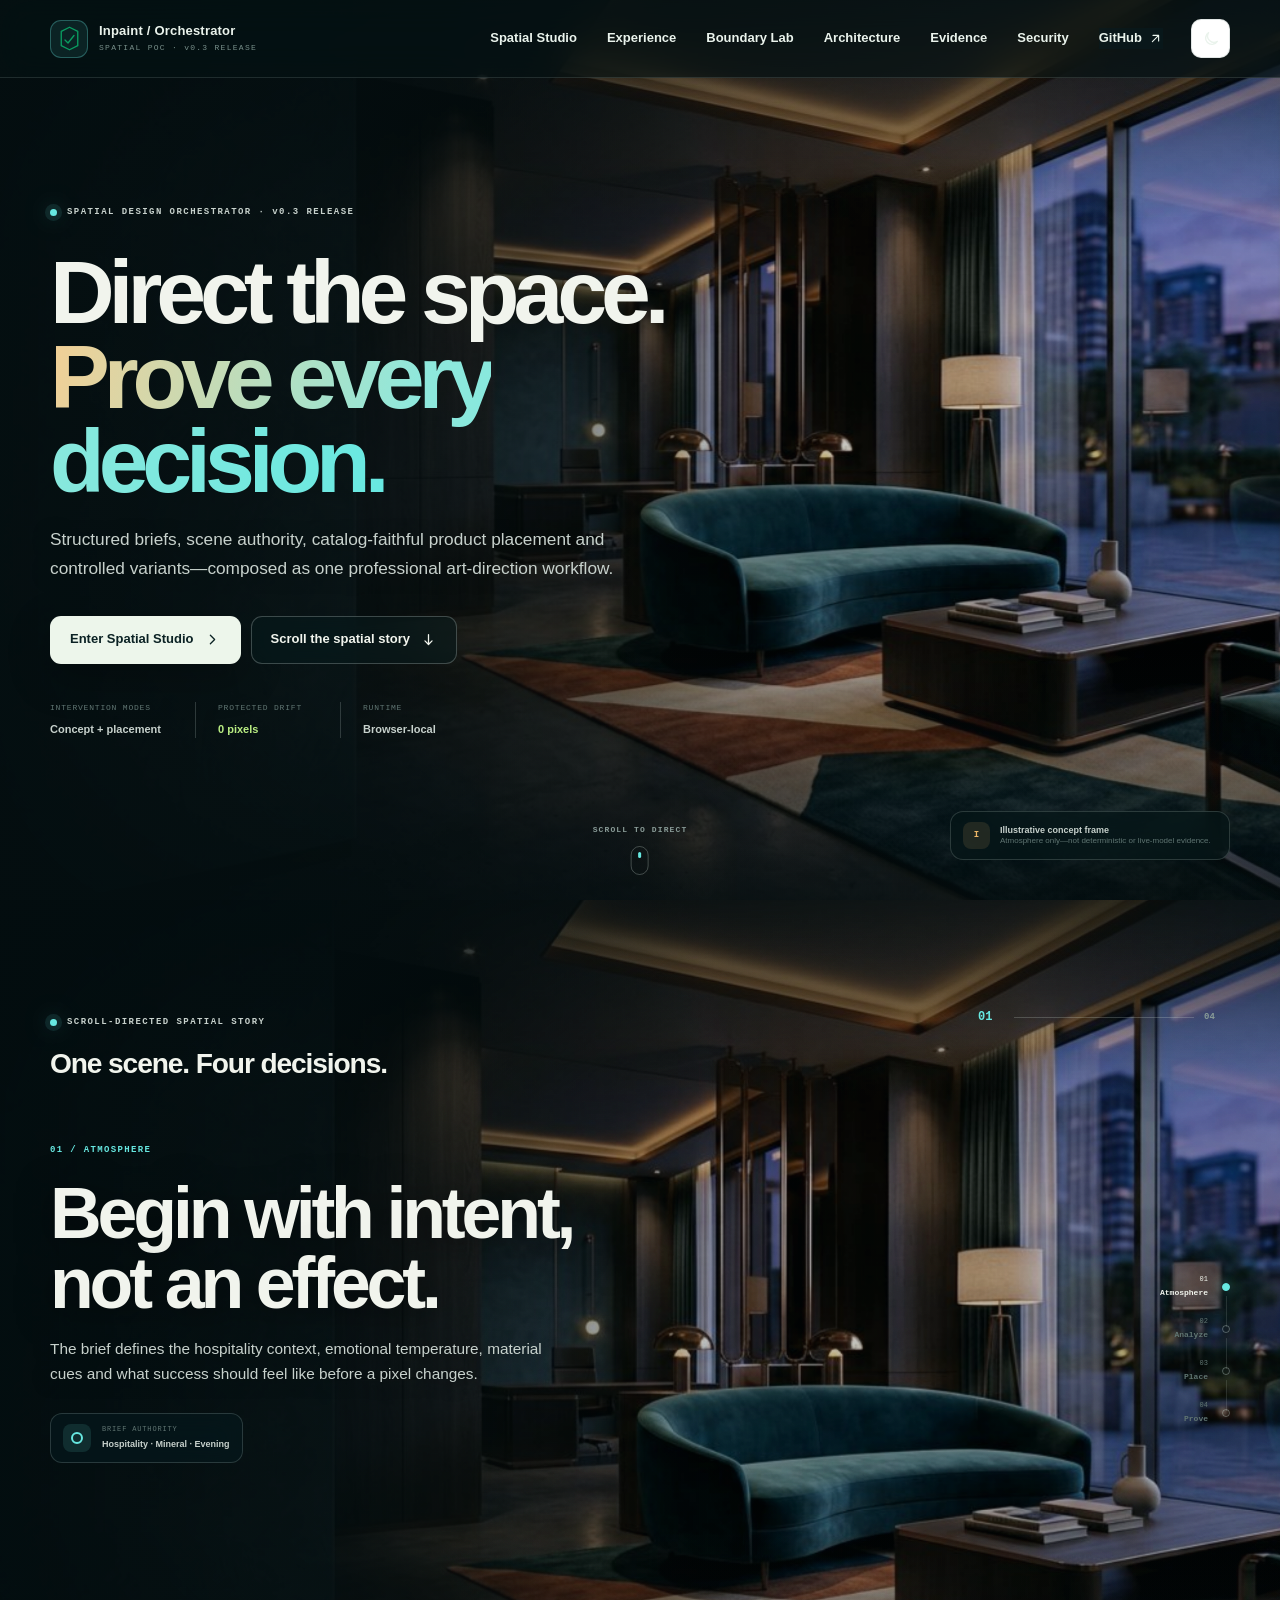
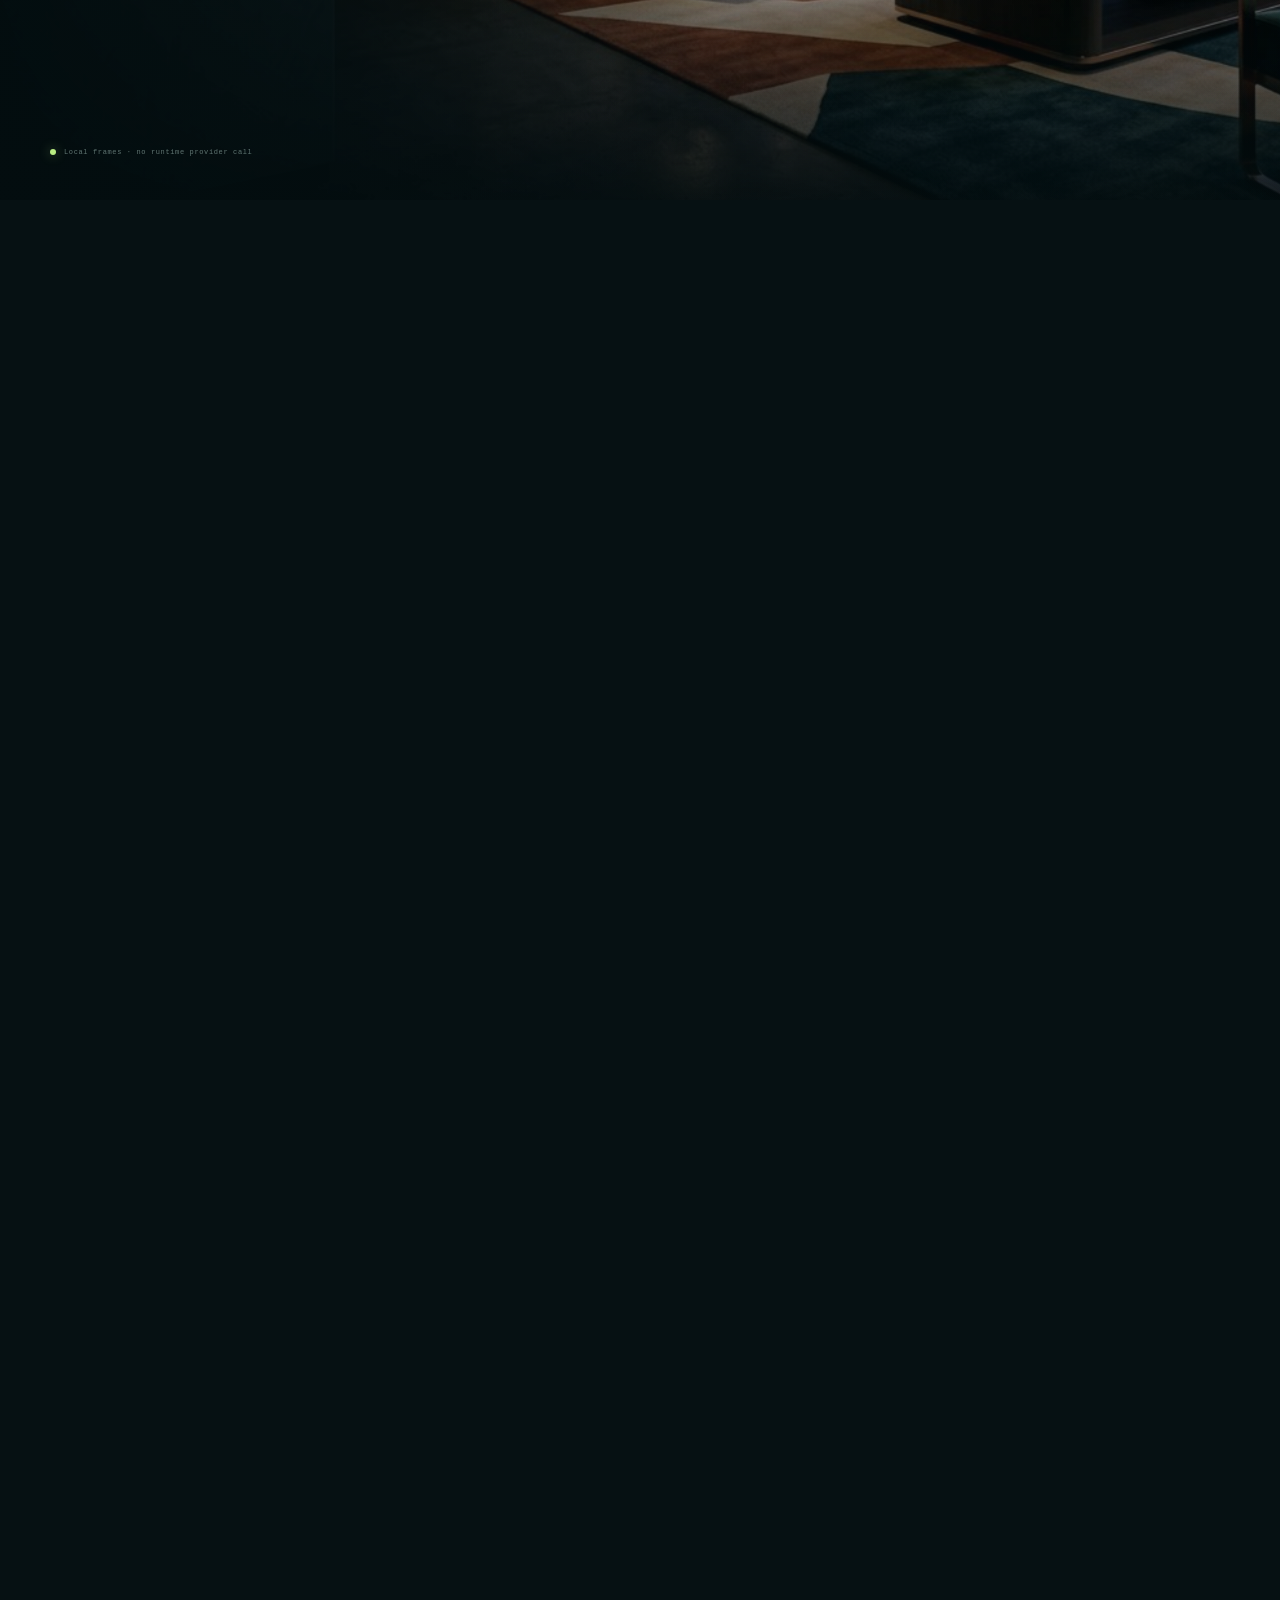
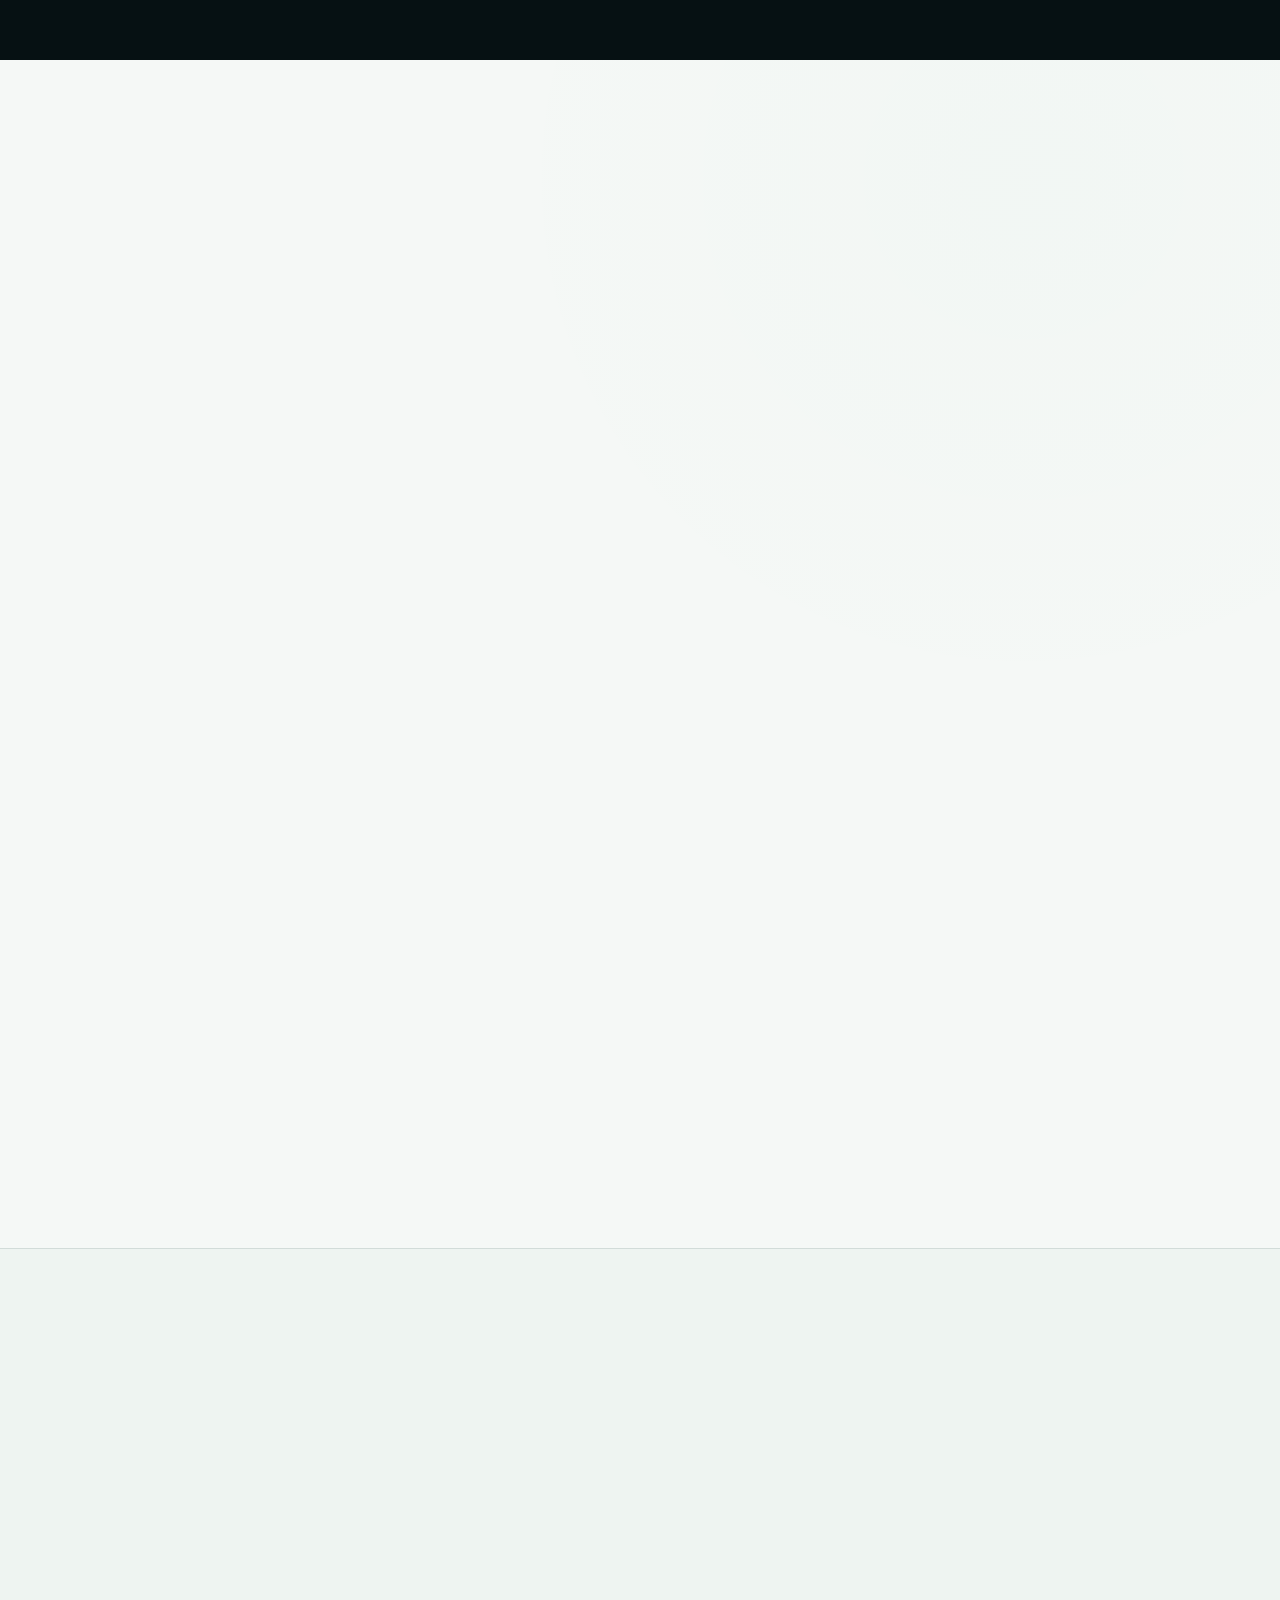
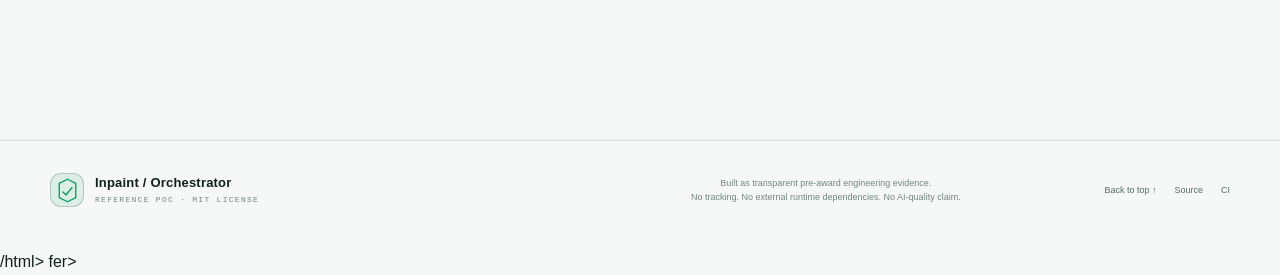
<file: site/index.html>
<!doctype html>
<html lang="en" data-theme="dark">
<head>
  <meta charset="utf-8">
  <meta name="viewport" content="width=device-width, initial-scale=1">
  <meta name="description" content="A security-conscious Spatial Design Orchestrator reference PoC for structured briefs, controlled placement, variants and exact restoration of protected pixels.">
  <meta name="theme-color" content="#07100f">
  <meta name="color-scheme" content="dark light">
  <meta name="referrer" content="strict-origin-when-cross-origin">
  <meta http-equiv="Content-Security-Policy" content="default-src 'self'; img-src 'self' data: blob:; style-src 'self'; script-src 'self'; connect-src 'none'; object-src 'none'; base-uri 'none'; form-action 'none'; upgrade-insecure-requests">
  <meta property="og:type" content="website">
  <meta property="og:title" content="Interior Inpainting Orchestrator — Reference PoC">
  <meta property="og:description" content="AI-assisted art direction with structured briefs, controlled product placement, variant review and verifiable pixel boundaries.">
  <meta property="og:image" content="https://alinaderiii.github.io/interior-inpainting-orchestrator-poc/assets/social-preview.png">
  <meta property="og:image:width" content="1200">
  <meta property="og:image:height" content="630">
  <meta property="og:image:alt" content="Interior Inpainting Orchestrator — controlled edits and verifiable boundaries">
  <meta property="og:url" content="https://alinaderiii.github.io/interior-inpainting-orchestrator-poc/">
  <meta name="twitter:card" content="summary_large_image">
  <link rel="canonical" href="https://alinaderiii.github.io/interior-inpainting-orchestrator-poc/">
  <link rel="icon" href="icons/favicon.svg" type="image/svg+xml">
  <link rel="manifest" href="manifest.webmanifest">
  <link rel="stylesheet" href="styles.css">
  <link rel="stylesheet" href="cinematic.css">
  <title>Interior Inpainting Orchestrator — Reference PoC</title>
</head>
<body>
  <a class="skip-link" href="#main-content">Skip to content</a>
  <div class="ambient ambient-one" aria-hidden="true"></div>
  <div class="ambient ambient-two" aria-hidden="true"></div>

  <header class="site-header" data-header>
    <div class="shell nav-shell">
      <a class="brand" href="#top" aria-label="Interior Inpainting Orchestrator home">
        <span class="brand-mark" aria-hidden="true">
          <svg viewBox="0 0 36 36" role="img">
            <path d="M7 8.5 18 3l11 5.5v19L18 33 7 27.5Z"></path>
            <path d="m12 20 4 4 8-10"></path>
          </svg>
        </span>
        <span class="brand-copy">
          <strong>Inpaint / Orchestrator</strong>
          <small>SPATIAL POC · v0.3 RELEASE</small>
        </span>
      </a>

      <button class="nav-toggle icon-button" type="button" aria-expanded="false" aria-controls="primary-nav" data-nav-toggle>
        <span class="sr-only">Toggle navigation</span>
        <svg viewBox="0 0 24 24" aria-hidden="true"><path d="M4 7h16M4 12h16M4 17h16"></path></svg>
      </button>

      <nav id="primary-nav" class="primary-nav" aria-label="Primary navigation" data-nav>
        <a href="spatial.html">Spatial Studio</a>
        <a href="#experience">Experience</a>
        <a href="#lab">Boundary Lab</a>
        <a href="#architecture">Architecture</a>
        <a href="#evidence">Evidence</a>
        <a href="#security">Security</a>
        <a class="nav-github" href="https://github.com/AliNaderiii/interior-inpainting-orchestrator-poc" target="_blank" rel="noopener noreferrer">
          GitHub
          <svg viewBox="0 0 24 24" aria-hidden="true"><path d="M7 17 17 7M8 7h9v9"></path></svg>
        </a>
      </nav>

      <button class="theme-toggle icon-button" type="button" aria-label="Switch color theme" data-theme-toggle>
        <svg class="sun-icon" viewBox="0 0 24 24" aria-hidden="true"><circle cx="12" cy="12" r="4"></circle><path d="M12 2v2M12 20v2M4.93 4.93l1.42 1.42M17.66 17.66l1.41 1.41M2 12h2M20 12h2M4.93 19.07l1.42-1.42M17.66 6.34l1.41-1.41"></path></svg>
        <svg class="moon-icon" viewBox="0 0 24 24" aria-hidden="true"><path d="M20.5 15.2A8.5 8.5 0 0 1 8.8 3.5 8.5 8.5 0 1 0 20.5 15.2Z"></path></svg>
      </button>
    </div>
  </header>

  <main id="main-content">
    <section class="cinematic-hero" id="top" aria-labelledby="hero-title">
      <div class="cinematic-hero-media" aria-hidden="true">
        <img class="hero-frame hero-frame-concept" src="assets/cinematic-lounge-concept.jpg" alt="" width="1376" height="768" fetchpriority="high">
        <img class="hero-frame hero-frame-analysis" src="assets/cinematic-lounge-analysis.jpg" alt="" width="1376" height="768">
        <span class="hero-depth-grid"></span>
        <span class="hero-film-grain"></span>
        <span class="hero-vignette"></span>
      </div>

      <div class="shell cinematic-hero-content">
        <div class="cinematic-hero-copy">
          <div class="cinematic-eyebrow"><span aria-hidden="true"></span> SPATIAL DESIGN ORCHESTRATOR · v0.3 RELEASE</div>
          <h1 id="hero-title">Direct the space.<br><span>Prove every decision.</span></h1>
          <p>Structured briefs, scene authority, catalog-faithful product placement and controlled variants—composed as one professional art-direction workflow.</p>
          <div class="hero-actions">
            <a class="button button-primary" href="spatial.html">
              Enter Spatial Studio
              <svg viewBox="0 0 24 24" aria-hidden="true"><path d="m9 18 6-6-6-6"></path></svg>
            </a>
            <a class="button button-cinematic" href="#experience">
              Scroll the spatial story
              <svg viewBox="0 0 24 24" aria-hidden="true"><path d="M12 5v14m0 0 5-5m-5 5-5-5"></path></svg>
            </a>
          </div>
          <dl class="cinematic-hero-facts" aria-label="Candidate capabilities">
            <div><dt>Intervention modes</dt><dd>Concept + placement</dd></div>
            <div><dt>Protected drift</dt><dd><strong>0 pixels</strong></dd></div>
            <div><dt>Runtime</dt><dd>Browser-local</dd></div>
          </dl>
        </div>

        <div class="cinematic-frame-note">
          <span aria-hidden="true">I</span>
          <p><strong>Illustrative concept frame</strong>Atmosphere only—not deterministic or live-model evidence.</p>
        </div>
      </div>

      <a class="cinematic-scroll-cue" href="#experience">
        <span>Scroll to direct</span>
        <i aria-hidden="true"><b></b></i>
      </a>
    </section>

    <section class="cinematic-story" id="experience" data-cinematic aria-labelledby="cinematic-title">
      <div class="cinematic-pin">
        <div class="cinematic-world" aria-hidden="true">
          <div class="cinematic-camera" data-cinematic-camera>
            <img class="cinematic-world-frame cinematic-world-concept" data-cinematic-concept src="assets/cinematic-lounge-concept.jpg" alt="" width="1376" height="768">
            <img class="cinematic-world-frame cinematic-world-analysis" data-cinematic-analysis src="assets/cinematic-lounge-analysis.jpg" alt="" width="1376" height="768">
            <span class="cinematic-world-grid"></span>
            <span class="cinematic-scan"></span>
            <img class="cinematic-product-plane" data-cinematic-product src="assets/spatial-hero-carpet.png" alt="" width="720" height="440">
            <span class="cinematic-placement-plane"></span>
            <span class="cinematic-lock lock-window"><i></i></span>
            <span class="cinematic-lock lock-sofa"><i></i></span>
          </div>
          <span class="cinematic-world-vignette"></span>
          <span class="cinematic-world-grain"></span>
        </div>

        <div class="shell cinematic-overlay">
          <div class="cinematic-topline">
            <div>
              <span class="cinematic-eyebrow"><span aria-hidden="true"></span> SCROLL-DIRECTED SPATIAL STORY</span>
              <h2 id="cinematic-title">One scene. Four decisions.</h2>
            </div>
            <div class="cinematic-progress-readout"><span data-cinematic-step>01</span><i><b data-cinematic-bar></b></i><strong>04</strong></div>
          </div>

          <div class="cinematic-chapters" aria-label="Spatial story chapters">
            <article class="cinematic-chapter is-active" data-cinematic-chapter="0">
              <span>01 / ATMOSPHERE</span>
              <h3>Begin with intent,<br>not an effect.</h3>
              <p>The brief defines the hospitality context, emotional temperature, material cues and what success should feel like before a pixel changes.</p>
              <div class="chapter-contract"><i aria-hidden="true"></i><span><small>BRIEF AUTHORITY</small><strong>Hospitality · Mineral · Evening</strong></span></div>
            </article>

            <article class="cinematic-chapter" data-cinematic-chapter="1">
              <span>02 / ANALYZE</span>
              <h3>Turn the room into<br>a decision map.</h3>
              <p>Architecture, openings and furniture become explicit locks. The hero floor plane is the only placement authority.</p>
              <div class="chapter-contract"><i aria-hidden="true"></i><span><small>SCENE POLICY</small><strong>3 hard locks · 1 editable plane</strong></span></div>
            </article>

            <article class="cinematic-chapter" data-cinematic-chapter="2">
              <span>03 / PLACE</span>
              <h3>Move the product.<br>Do not reinvent it.</h3>
              <p>The catalog raster remains immutable while perspective, contact shadow and foreground occlusion establish the spatial fit.</p>
              <div class="chapter-contract"><i aria-hidden="true"></i><span><small>PRODUCT POLICY</small><strong>Transform only · SHA verified</strong></span></div>
            </article>

            <article class="cinematic-chapter" data-cinematic-chapter="3">
              <span>04 / PROVE</span>
              <h3>Review the direction.<br>Carry the evidence.</h3>
              <p>Controlled variants change approved design variables; the handoff records hashes, transforms, boundaries and exact protected-pixel restoration.</p>
              <div class="chapter-contract is-proof"><i aria-hidden="true">✓</i><span><small>PROTECTED DRIFT</small><strong>0 pixels · exact source match</strong></span></div>
            </article>
          </div>

          <ol class="cinematic-step-nav" aria-label="Current cinematic chapter">
            <li class="is-active" data-cinematic-nav="0"><span>01</span><strong>Atmosphere</strong></li>
            <li data-cinematic-nav="1"><span>02</span><strong>Analyze</strong></li>
            <li data-cinematic-nav="2"><span>03</span><strong>Place</strong></li>
            <li data-cinematic-nav="3"><span>04</span><strong>Prove</strong></li>
          </ol>

          <div class="cinematic-proof-hud" data-cinematic-proof>
            <span><small>SCENE</small><strong>SD-003</strong></span>
            <span><small>ASSET</small><strong>e87dc9…</strong></span>
            <span><small>DRIFT</small><strong>0 PX</strong></span>
          </div>

          <div class="cinematic-local-note"><i aria-hidden="true"></i> Local frames · no runtime provider call</div>
        </div>
      </div>
    </section>

    <section class="section cinematic-evidence" aria-labelledby="evidence-portal-title">
      <div class="shell cinematic-evidence-grid">
        <div class="cinematic-evidence-copy reveal">
          <p class="kicker">EXECUTABLE EVIDENCE / NOT A SHOWREEL CLAIM</p>
          <h2 id="evidence-portal-title">The atmosphere is cinematic.<br>The boundary is exact.</h2>
          <p>The frames above communicate product direction. This inspector below is different: it uses repository-owned synthetic inputs to demonstrate the deterministic protected-pixel invariant.</p>
          <div class="evidence-distinction">
            <div><span aria-hidden="true">I</span><p><strong>Illustrative</strong>Cinematic art-direction frames</p></div>
            <div><span aria-hidden="true">E</span><p><strong>Executable</strong>Browser-local pixel comparison</p></div>
          </div>
          <a class="button button-secondary" href="#lab">Open the full Boundary Lab <svg viewBox="0 0 24 24" aria-hidden="true"><path d="m9 18 6-6-6-6"></path></svg></a>
        </div>

        <div class="hero-visual reveal reveal-delay" aria-label="Interactive before and after evidence">
          <div class="visual-frame">
            <div class="window-bar" aria-hidden="true">
              <div class="window-dots"><i></i><i></i><i></i></div>
              <div class="window-address"><span></span> evidence://protected-boundary</div>
              <div class="window-secure"><svg viewBox="0 0 24 24"><path d="M7 10V7a5 5 0 0 1 10 0v3M5 10h14v11H5Z"></path></svg></div>
            </div>
            <div class="compare-wrap">
              <canvas class="compare-canvas" width="960" height="640" data-compare-canvas aria-label="Before and deterministic after comparison"></canvas>
              <div class="compare-loading" data-compare-loading>Loading verified artifact…</div>
              <span class="image-tag image-tag-before">Original</span>
              <span class="image-tag image-tag-after">Deterministic output</span>
            </div>
            <div class="compare-controls">
              <label class="range-label" for="compare-range"><span>Inspect boundary</span><output for="compare-range" data-compare-output>58%</output></label>
              <input id="compare-range" class="range" type="range" min="0" max="100" value="58" data-compare-range>
              <button class="mask-toggle" type="button" aria-pressed="false" data-mask-toggle><span class="checker" aria-hidden="true"></span>Show authorized mask</button>
            </div>
            <div class="proof-strip">
              <div><span class="proof-icon proof-pass" aria-hidden="true">✓</span><span><small>Compositing proof</small><strong>Outside-mask exact</strong></span></div>
              <div><span class="proof-icon" aria-hidden="true">#</span><span><small>Protected pixels</small><strong>534,801 unchanged</strong></span></div>
            </div>
          </div>
        </div>
      </div>
      <div class="shell cinematic-techline reveal" aria-label="Core technologies">
        <span>SPATIAL BRIEF</span><i></i><span>PROJECTIVE PLACEMENT</span><i></i><span>OPENCV</span><i></i><span>EXACT RESTORE</span><i></i><span>FASTAPI</span><i></i><span>STRICT MYPY</span>
      </div>
    </section>

    <section class="section lab-section" id="lab" aria-labelledby="lab-title">
      <div class="shell">
        <div class="section-heading reveal">
          <div>
            <p class="kicker">01 / BOUNDARY LAB</p>
            <h2 id="lab-title">Test the invariant in your browser.</h2>
          </div>
          <p>Upload an aligned image and mask, or use the synthetic sample. The local simulator changes only white-mask pixels and computes the proof without transmitting your files.</p>
        </div>

        <div class="lab-grid reveal" data-lab>
          <div class="lab-panel lab-inputs">
            <div class="panel-head">
              <div><span class="step-number">A</span><span><small>INPUT CONTRACT</small><strong>Image + authorized mask</strong></span></div>
              <span class="local-badge"><i aria-hidden="true"></i> Browser only</span>
            </div>

            <div class="sample-thumb-row">
              <img src="assets/before-synthetic.png" alt="Synthetic interior room sample" width="960" height="640">
              <div><strong>Synthetic room / 960 × 640</strong><span>Repository-owned test artifact</span></div>
              <button class="text-button" type="button" data-load-sample>Reload sample</button>
            </div>

            <div class="upload-grid">
              <label class="upload-field" for="image-upload">
                <span class="upload-icon" aria-hidden="true"><svg viewBox="0 0 24 24"><path d="M4 5h16v14H4Z"></path><path d="m4 16 5-5 4 4 2-2 5 5M16 9h.01"></path></svg></span>
                <span><strong>Source image</strong><small data-image-name>Use sample or choose PNG/JPEG/WebP</small></span>
                <input id="image-upload" type="file" accept="image/png,image/jpeg,image/webp" data-image-upload>
              </label>
              <label class="upload-field" for="mask-upload">
                <span class="upload-icon" aria-hidden="true"><svg viewBox="0 0 24 24"><path d="M12 3a9 9 0 1 0 9 9"></path><path d="M12 3v9h9"></path></svg></span>
                <span><strong>White-edit mask</strong><small data-mask-name>Must match image dimensions</small></span>
                <input id="mask-upload" type="file" accept="image/png,image/jpeg,image/webp" data-mask-upload>
              </label>
            </div>

            <label class="prompt-field" for="demo-prompt">
              <span><strong>Prompt-shaped input</strong><small>Displayed for contract fidelity; not interpreted by this local renderer.</small></span>
              <textarea id="demo-prompt" rows="3" maxlength="1000" data-prompt>Replace the masked wall area with a calm contemporary finish.</textarea>
              <output for="demo-prompt" data-prompt-count>72 / 1000</output>
            </label>

            <div class="lab-notice" role="note">
              <svg viewBox="0 0 24 24" aria-hidden="true"><path d="M12 22s8-4 8-10V5l-8-3-8 3v7c0 6 8 10 8 10Z"></path><path d="m9 12 2 2 4-4"></path></svg>
              <p><strong>Privacy by construction.</strong> This page has no API calls, analytics, cookies, or third-party scripts. Its Content Security Policy blocks outbound connections.</p>
            </div>

            <button class="button button-primary button-full" type="button" data-run-demo>
              Run deterministic boundary check
              <svg viewBox="0 0 24 24" aria-hidden="true"><path d="m5 4 14 8-14 8Z"></path></svg>
            </button>
            <p class="lab-error" role="alert" aria-live="assertive" data-lab-error></p>
          </div>

          <div class="lab-panel lab-output">
            <div class="panel-head">
              <div><span class="step-number">B</span><span><small>LOCAL RESULT</small><strong>Pixel-authority evidence</strong></span></div>
              <span class="status-badge" data-lab-status><i aria-hidden="true"></i> Ready</span>
            </div>
            <div class="output-stage">
              <canvas width="960" height="640" data-output-canvas aria-label="Deterministic local simulation result"></canvas>
              <div class="output-watermark">NON-AI LOCAL SIMULATION</div>
            </div>
            <dl class="result-metrics" aria-live="polite">
              <div><dt>Protected</dt><dd data-protected-count>—</dd><small>black-mask pixels</small></div>
              <div><dt>Changed protected</dt><dd class="metric-safe" data-drift-count>—</dd><small>target: exactly zero</small></div>
              <div><dt>Editable changed</dt><dd data-edit-count>—</dd><small>white-mask pixels</small></div>
            </dl>
            <div class="result-actions">
              <button class="button button-secondary button-small" type="button" data-download disabled>
                <svg viewBox="0 0 24 24" aria-hidden="true"><path d="M12 3v12m0 0 4-4m-4 4-4-4M4 21h16"></path></svg>
                Download PNG
              </button>
              <span data-proof-message>Run the check to calculate evidence.</span>
            </div>
          </div>
        </div>
        <p class="scope-caption reveal"><strong>Scope boundary:</strong> this browser lab demonstrates deterministic mask/compositing behavior—not generative quality. The repository contains a mocked and contract-tested BFL adapter; live provider execution requires approved credentials, region, budget, and acceptance criteria.</p>
      </div>
    </section>

    <section class="section architecture-section" id="architecture" aria-labelledby="architecture-title">
      <div class="shell">
        <div class="section-heading reveal">
          <div><p class="kicker">02 / ARCHITECTURE</p><h2 id="architecture-title">Provider-neutral by design.<br>Boundary-first by default.</h2></div>
          <p>Version 0.3 adds structured Spatial Brief compilation and deterministic transform-only placement while preserving the v2 lifecycle, synchronous v1 route and exact compositing boundary.</p>
        </div>

        <div class="flow-map reveal" aria-label="Inpainting request architecture">
          <article><span>01</span><div class="flow-icon"><svg viewBox="0 0 24 24" aria-hidden="true"><path d="M4 4h16v16H4Z"></path><path d="M4 9h16M9 9v11"></path></svg></div><h3>Intent + ingress</h3><p>Deterministic prompt, multipart limits, idempotency</p></article>
          <i class="flow-arrow" aria-hidden="true"><svg viewBox="0 0 40 12"><path d="M1 6h35m-5-5 5 5-5 5"></path></svg></i>
          <article><span>02</span><div class="flow-icon"><svg viewBox="0 0 24 24" aria-hidden="true"><path d="M4 5h16v14H4Z"></path><path d="m4 16 5-5 4 4 2-2 5 5"></path></svg></div><h3>Normalize</h3><p>Decode limits, EXIF orientation, RGB policy</p></article>
          <i class="flow-arrow" aria-hidden="true"><svg viewBox="0 0 40 12"><path d="M1 6h35m-5-5 5 5-5 5"></path></svg></i>
          <article><span>03</span><div class="flow-icon"><svg viewBox="0 0 24 24" aria-hidden="true"><circle cx="12" cy="12" r="9"></circle><path d="M12 3v9h9"></path></svg></div><h3>Mask authority</h3><p>White edits, black protects, aligned geometry</p></article>
          <i class="flow-arrow" aria-hidden="true"><svg viewBox="0 0 40 12"><path d="M1 6h35m-5-5 5 5-5 5"></path></svg></i>
          <article><span>04</span><div class="flow-icon"><svg viewBox="0 0 24 24" aria-hidden="true"><path d="M8 4h8v4H8ZM4 16h6v4H4Zm10 0h6v4h-6ZM12 8v4M7 16v-4h10v4"></path></svg></div><h3>Provider adapter</h3><p>Deterministic demo or BFL protocol boundary</p></article>
          <i class="flow-arrow" aria-hidden="true"><svg viewBox="0 0 40 12"><path d="M1 6h35m-5-5 5 5-5 5"></path></svg></i>
          <article class="flow-critical"><span>05</span><div class="flow-icon"><svg viewBox="0 0 24 24" aria-hidden="true"><path d="M12 22s8-4 8-10V5l-8-3-8 3v7c0 6 8 10 8 10Z"></path><path d="m9 12 2 2 4-4"></path></svg></div><h3>Exact restore</h3><p>Original pixels re-applied outside hard mask</p></article>
        </div>

        <div class="architecture-detail-grid">
          <div class="code-card reveal">
            <div class="code-head"><span><i></i><i></i><i></i></span><strong>POST /poc/v2/jobs</strong><button type="button" data-copy-code>Copy</button></div>
            <pre><code data-code-block><span class="code-muted"># Bounded job + transparent StyleIntent</span>
curl -X POST http://localhost:8000/poc/v2/jobs \
  -H <span class="code-string">"Idempotency-Key: room-edit-0001"</span> \
  -F <span class="code-string">"image=@room.png;type=image/png"</span> \
  -F <span class="code-string">"mask=@mask.png;type=image/png"</span> \
  -F <span class="code-string">'intent={"style":"japandi","materials":["wood","stone"]}'</span>

<span class="code-muted"># 202 Accepted · poll the Location URL</span>
location: /poc/v2/jobs/{job_id}
retry-after: 1
cache-control: no-store

<span class="code-muted"># POST /poc/v1/inpaint remains available</span></code></pre>
          </div>
          <div class="boundary-card reveal reveal-delay">
            <p class="kicker">NON-NEGOTIABLE INVARIANT</p>
            <blockquote>“The provider may propose pixels. The hard mask decides where they are allowed to survive.”</blockquote>
            <div class="boundary-equation"><span>final</span><b>=</b><span>generated × mask</span><b>+</b><span>original × protected</span></div>
            <a href="https://github.com/AliNaderiii/interior-inpainting-orchestrator-poc/blob/main/src/inpainting_poc/orchestrator.py" target="_blank" rel="noopener noreferrer">Inspect orchestration source <svg viewBox="0 0 24 24" aria-hidden="true"><path d="M7 17 17 7M8 7h9v9"></path></svg></a>
          </div>
        </div>
      </div>
    </section>

    <section class="section evidence-section" id="evidence" aria-labelledby="evidence-title">
      <div class="shell">
        <div class="section-heading reveal">
          <div><p class="kicker">03 / VERIFIABLE EVIDENCE</p><h2 id="evidence-title">Claims backed by executable checks.</h2></div>
          <p>The repository separates demonstrated properties from open production risks. CI checks the supported runtime matrix on every change.</p>
        </div>

        <div class="evidence-grid reveal">
          <article class="metric-card metric-card-accent"><div class="metric-top"><span>Protected-pixel drift</span><i>PASS</i></div><strong>0</strong><p>changed pixels outside the authorized hard mask</p><div class="mini-chart zero-chart" aria-hidden="true"><i></i><i></i><i></i><i></i><i></i><i></i><i></i><i></i></div></article>
          <article class="metric-card"><div class="metric-top"><span>Protected pixels proved</span><i>LOCAL</i></div><strong>534,801</strong><p>pixel comparisons in the approved synthetic artifact</p><div class="metric-progress" aria-hidden="true"><span></span></div></article>
          <article class="metric-card"><div class="metric-top"><span>Compatibility matrix</span><i>CI</i></div><strong>3 runtimes</strong><p>Python 3.11, 3.12 and 3.13 execute the test suite</p><div class="runtime-pills"><span>3.11 ✓</span><span>3.12 ✓</span><span>3.13 ✓</span></div></article>
          <article class="metric-card"><div class="metric-top"><span>Automated test runs</span><i>CI MATRIX</i></div><strong>31 × 3</strong><p>thirty-one tests are required on every supported runtime</p><a href="https://github.com/AliNaderiii/interior-inpainting-orchestrator-poc/actions" target="_blank" rel="noopener noreferrer">View GitHub Actions <svg viewBox="0 0 24 24" aria-hidden="true"><path d="M7 17 17 7M8 7h9v9"></path></svg></a></article>
        </div>

        <div class="assurance-table-wrap reveal">
          <table>
            <caption>Quality-gate snapshot</caption>
            <thead><tr><th scope="col">Control</th><th scope="col">Method</th><th scope="col">Current evidence</th><th scope="col">Status</th></tr></thead>
            <tbody>
              <tr><th scope="row">Static correctness</th><td>Ruff lint + format</td><td>Whole Python tree</td><td><span class="table-status pass">PASS</span></td></tr>
              <tr><th scope="row">Type boundary</th><td>Strict mypy</td><td>Minimum Python 3.11</td><td><span class="table-status pass">PASS</span></td></tr>
              <tr><th scope="row">Runtime behavior</th><td>pytest matrix</td><td>3.11 / 3.12 / 3.13</td><td><span class="table-status pass">PASS</span></td></tr>
              <tr><th scope="row">Live model quality</th><td>Approved-provider evaluation</td><td>Credential + budget required</td><td><span class="table-status pending">OPEN RISK</span></td></tr>
              <tr><th scope="row">Final client contract</th><td>OpenAPI conformance</td><td>Client schema not supplied</td><td><span class="table-status pending">OPEN RISK</span></td></tr>
            </tbody>
          </table>
        </div>
      </div>
    </section>

    <section class="section security-section" id="security" aria-labelledby="security-title">
      <div class="shell security-grid">
        <div class="security-copy reveal">
          <p class="kicker">04 / SECURITY POSTURE</p>
          <h2 id="security-title">Small attack surface.<br>Explicit trust boundaries.</h2>
          <p>Controls are placed where untrusted bytes, remote provider behavior, and short-lived result URLs enter the system—not added as an afterthought.</p>
          <a class="button button-secondary" href="https://github.com/AliNaderiii/interior-inpainting-orchestrator-poc/blob/main/docs/SECURITY.md" target="_blank" rel="noopener noreferrer">Read security notes <svg viewBox="0 0 24 24" aria-hidden="true"><path d="M7 17 17 7M8 7h9v9"></path></svg></a>
        </div>
        <div class="control-grid reveal reveal-delay">
          <article><span><svg viewBox="0 0 24 24" aria-hidden="true"><path d="M4 5h16v14H4Z"></path><path d="M8 9h8M8 13h5"></path></svg></span><h3>Bounded decoding</h3><p>Encoded bytes and decoded megapixels are capped; animated inputs are rejected.</p></article>
          <article><span><svg viewBox="0 0 24 24" aria-hidden="true"><path d="M12 22s8-4 8-10V5l-8-3-8 3v7c0 6 8 10 8 10Z"></path><path d="m9 12 2 2 4-4"></path></svg></span><h3>SSRF resistance</h3><p>No arbitrary remote input URLs; provider result downloads require HTTPS and approved hosts.</p></article>
          <article><span><svg viewBox="0 0 24 24" aria-hidden="true"><path d="M7 10V7a5 5 0 0 1 10 0v3M5 10h14v11H5Z"></path></svg></span><h3>Secret isolation</h3><p>Credentials come from environment variables and are never embedded in requests or artifacts.</p></article>
          <article><span><svg viewBox="0 0 24 24" aria-hidden="true"><path d="M4 4h16v16H4Z"></path><path d="M8 12h8M12 8v8"></path></svg></span><h3>Resource control</h3><p>Prompt size, polling deadline, retries, response bytes, and provider lifetime are bounded.</p></article>
        </div>
      </div>
    </section>

    <section class="section truth-section" aria-labelledby="truth-title">
      <div class="shell truth-card reveal">
        <div class="truth-title"><span>05 / ENGINEERING HONESTY</span><h2 id="truth-title">A reference PoC—not a production-quality claim.</h2></div>
        <div class="truth-columns">
          <div><h3><span aria-hidden="true">✓</span> Demonstrated here</h3><ul><li>Image and mask validation pipeline</li><li>Provider-neutral async orchestration</li><li>Mock-tested BFL request/poll/download flow</li><li>Exact outside-mask pixel restoration</li><li>Security controls, tests, CI, and evidence</li></ul></div>
          <div><h3><span aria-hidden="true">○</span> Requires contract award</h3><ul><li>Client-owned OpenAPI and JSON Schemas</li><li>Approved provider, model, account, and region</li><li>Live visual-quality acceptance benchmark</li><li>Production deployment and observability target</li><li>Privacy, retention, and commercial constraints</li></ul></div>
        </div>
      </div>
    </section>

    <section class="section final-cta" aria-labelledby="cta-title">
      <div class="shell cta-card reveal">
        <div><p class="kicker">READY FOR CONTRACT DISCOVERY</p><h2 id="cta-title">Start from evidence.<br>Scale with explicit decisions.</h2><p>The next phase replaces provisional assumptions with client-owned contracts, approved infrastructure, and measurable visual-quality criteria.</p></div>
        <div class="cta-actions"><a class="button button-light" href="https://github.com/AliNaderiii/interior-inpainting-orchestrator-poc" target="_blank" rel="noopener noreferrer">Explore repository <svg viewBox="0 0 24 24" aria-hidden="true"><path d="M7 17 17 7M8 7h9v9"></path></svg></a><a class="cta-text-link" href="https://github.com/AliNaderiii/interior-inpainting-orchestrator-poc/blob/main/docs/POC_VALIDATION_REPORT.md" target="_blank" rel="noopener noreferrer">Read validation report →</a></div>
      </div>
    </section>
  </main>

  <footer class="site-footer">
    <div class="shell footer-grid">
      <div class="brand footer-brand"><span class="brand-mark" aria-hidden="true"><svg viewBox="0 0 36 36"><path d="M7 8.5 18 3l11 5.5v19L18 33 7 27.5Z"></path><path d="m12 20 4 4 8-10"></path></svg></span><span class="brand-copy"><strong>Inpaint / Orchestrator</strong><small>REFERENCE POC · MIT LICENSE</small></span></div>
      <p>Built as transparent pre-award engineering evidence.<br>No tracking. No external runtime dependencies. No AI-quality claim.</p>
      <div class="footer-links"><a href="#top">Back to top ↑</a><a href="https://github.com/AliNaderiii/interior-inpainting-orchestrator-poc" target="_blank" rel="noopener noreferrer">Source</a><a href="https://github.com/AliNaderiii/interior-inpainting-orchestrator-poc/actions" target="_blank" rel="noopener noreferrer">CI</a></div>
    </div>
  </footer>

  <script src="cinematic.js" defer></script>
  <script src="app.js" defer></script>
</body>
</html>
/html>
fer></script>
</body>
</html>
</file>
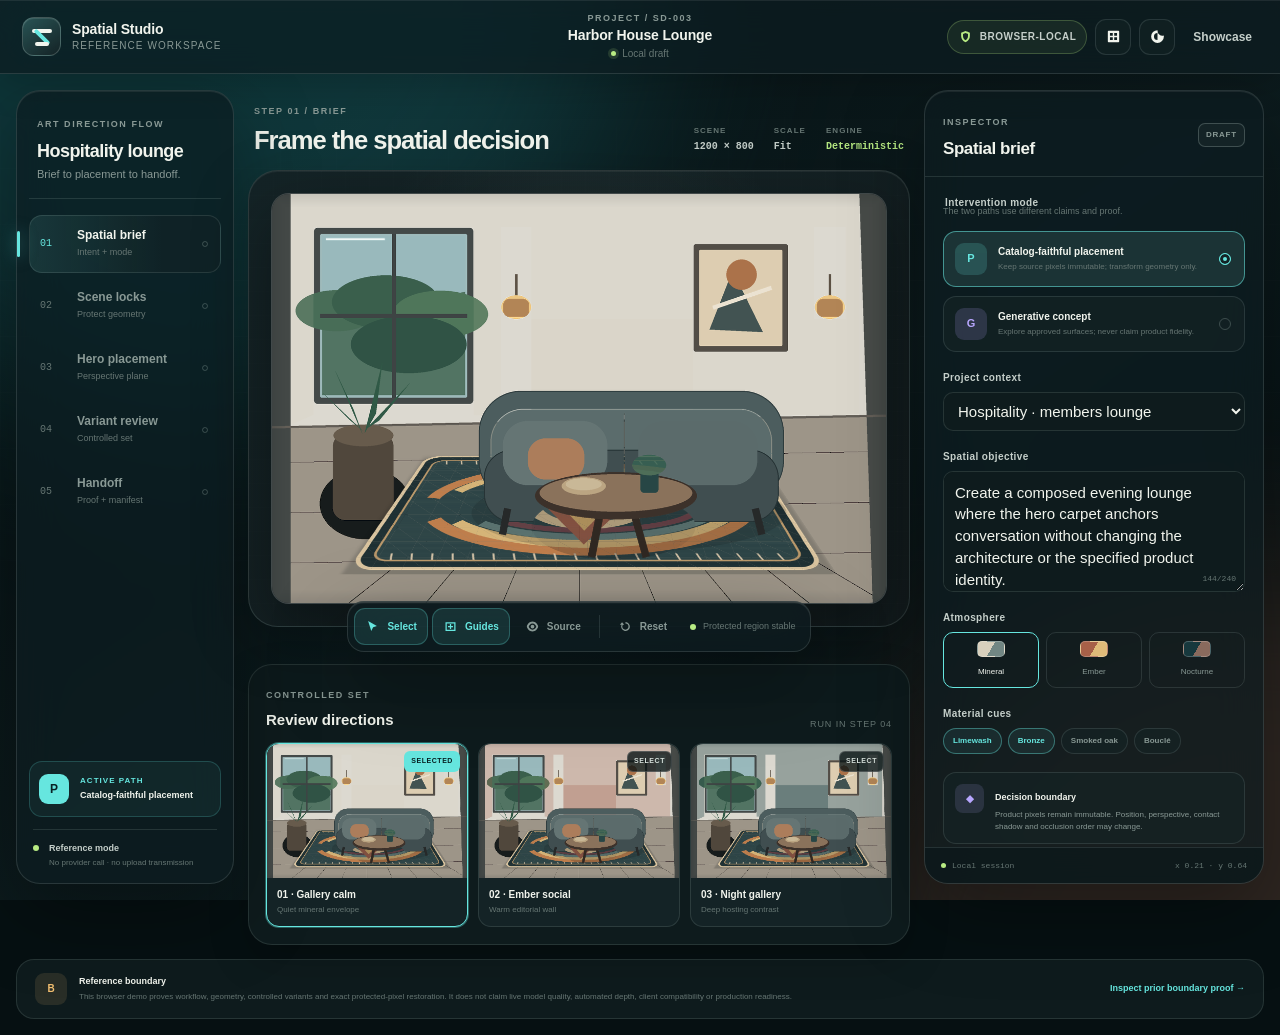
<file: site/spatial.html>
<!doctype html>
<html lang="en" data-theme="dark" data-transparency="regular">
<head>
  <meta charset="utf-8">
  <meta name="viewport" content="width=device-width, initial-scale=1">
  <meta name="description" content="Browser-local Spatial Design Studio reference workflow for structured briefs, scene locks, deterministic product placement, controlled variants and verifiable handoff evidence.">
  <meta name="theme-color" content="#081113">
  <meta name="color-scheme" content="dark light">
  <meta http-equiv="Content-Security-Policy" content="default-src 'none'; script-src 'self'; style-src 'self'; img-src 'self' data: blob:; connect-src 'none'; font-src 'none'; object-src 'none'; base-uri 'none'; form-action 'none'; manifest-src 'self'; media-src 'none'; worker-src 'none'">
  <title>Spatial Design Studio — Reference PoC</title>
  <link rel="icon" href="icons/favicon.svg" type="image/svg+xml">
  <link rel="manifest" href="manifest.webmanifest">
  <link rel="stylesheet" href="spatial.css">
  <script src="spatial.js" defer></script>
</head>
<body>
  <a class="skip-link" href="#workspace">Skip to workspace</a>
  <div class="environment" aria-hidden="true">
    <span class="environment-orb environment-orb-a"></span>
    <span class="environment-orb environment-orb-b"></span>
    <span class="environment-grid"></span>
  </div>

  <header class="topbar glass-surface">
    <a class="brand" href="index.html" aria-label="Interior Inpainting Orchestrator showcase">
      <span class="brand-mark" aria-hidden="true">
        <span></span><span></span><span></span>
      </span>
      <span class="brand-copy">
        <strong>Spatial Studio</strong>
        <small>Reference workspace</small>
      </span>
    </a>

    <div class="project-identity" aria-label="Current project">
      <span class="project-kicker">PROJECT / SD-003</span>
      <strong>Harbor House Lounge</strong>
      <span class="save-state" id="save-state"><i aria-hidden="true"></i> Local draft</span>
    </div>

    <nav class="top-actions" aria-label="Workspace utilities">
      <span class="security-chip" title="This static demo does not send files or call providers">
        <svg aria-hidden="true" viewBox="0 0 24 24"><path d="M12 3 5 6v5c0 4.5 2.8 8.2 7 10 4.2-1.8 7-5.5 7-10V6l-7-3Zm0 3.2 4 1.7V11c0 2.9-1.5 5.4-4 6.8C9.5 16.4 8 13.9 8 11V7.9l4-1.7Z"/></svg>
        Browser-local
      </span>
      <button class="icon-button" id="transparency-toggle" type="button" aria-pressed="false" title="Reduce transparency">
        <svg aria-hidden="true" viewBox="0 0 24 24"><path d="M4 5a1 1 0 0 1 1-1h14a1 1 0 0 1 1 1v14a1 1 0 0 1-1 1H5a1 1 0 0 1-1-1V5Zm3 2v4h4V7H7Zm6 0v4h4V7h-4Zm-6 6v4h4v-4H7Zm6 0v4h4v-4h-4Z"/></svg>
        <span class="sr-only">Reduce transparency</span>
      </button>
      <button class="icon-button" id="theme-toggle" type="button" aria-pressed="false" title="Use light appearance">
        <svg aria-hidden="true" viewBox="0 0 24 24"><path d="M12 3a9 9 0 1 0 9 9c0-.5 0-1-.1-1.5A7 7 0 0 1 12 3Zm0 4v10a5 5 0 0 1 0-10Z"/></svg>
        <span class="sr-only">Toggle color theme</span>
      </button>
      <a class="quiet-link" href="index.html">Showcase</a>
    </nav>
  </header>

  <main id="workspace" class="workspace" tabindex="-1">
    <div class="studio-shell">
      <aside class="workflow-rail glass-surface" aria-label="Spatial workflow">
        <div class="rail-heading">
          <span class="eyebrow">ART DIRECTION FLOW</span>
          <h1>Hospitality lounge</h1>
          <p>Brief to placement to handoff.</p>
        </div>

        <ol class="workflow-steps" id="workflow-steps">
          <li>
            <button type="button" class="step-button is-active" data-step="1" aria-current="step">
              <span class="step-index">01</span>
              <span><strong>Spatial brief</strong><small>Intent + mode</small></span>
              <i class="step-state" aria-hidden="true"></i>
            </button>
          </li>
          <li>
            <button type="button" class="step-button" data-step="2">
              <span class="step-index">02</span>
              <span><strong>Scene locks</strong><small>Protect geometry</small></span>
              <i class="step-state" aria-hidden="true"></i>
            </button>
          </li>
          <li>
            <button type="button" class="step-button" data-step="3">
              <span class="step-index">03</span>
              <span><strong>Hero placement</strong><small>Perspective plane</small></span>
              <i class="step-state" aria-hidden="true"></i>
            </button>
          </li>
          <li>
            <button type="button" class="step-button" data-step="4">
              <span class="step-index">04</span>
              <span><strong>Variant review</strong><small>Controlled set</small></span>
              <i class="step-state" aria-hidden="true"></i>
            </button>
          </li>
          <li>
            <button type="button" class="step-button" data-step="5">
              <span class="step-index">05</span>
              <span><strong>Handoff</strong><small>Proof + manifest</small></span>
              <i class="step-state" aria-hidden="true"></i>
            </button>
          </li>
        </ol>

        <div class="mode-status">
          <span class="mode-glyph" aria-hidden="true">P</span>
          <span><small>ACTIVE PATH</small><strong id="rail-mode">Catalog-faithful placement</strong></span>
        </div>

        <div class="rail-footnote">
          <span class="status-dot" aria-hidden="true"></span>
          <span><strong>Reference mode</strong><small>No provider call · no upload transmission</small></span>
        </div>
      </aside>

      <section class="canvas-column" aria-label="Design canvas">
        <div class="canvas-heading">
          <div>
            <span class="eyebrow" id="canvas-kicker">STEP 01 / BRIEF</span>
            <h2 id="canvas-title">Frame the spatial decision</h2>
          </div>
          <div class="canvas-meta" aria-label="Canvas properties">
            <span><small>SCENE</small><strong>1200 × 800</strong></span>
            <span><small>SCALE</small><strong id="scale-label">Fit</strong></span>
            <span class="online-state"><small>ENGINE</small><strong>Deterministic</strong></span>
          </div>
        </div>

        <div class="canvas-frame" id="canvas-frame">
          <div class="canvas-stage" id="canvas-stage">
            <canvas id="spatial-canvas" width="1200" height="800" tabindex="0" aria-describedby="canvas-help">
              Your browser does not support the canvas element required for the placement preview.
            </canvas>
            <div class="canvas-corner-label label-architecture" id="architecture-label">ARCHITECTURE · LOCKED</div>
            <div class="canvas-corner-label label-product" id="product-label">HERO PLANE · EDITABLE</div>
            <div class="canvas-loading" id="canvas-loading" role="status">Preparing local scene…</div>
          </div>
          <p class="sr-only" id="canvas-help">In placement step, press Tab to focus the canvas, use bracket keys to choose a corner, and arrow keys to move that corner. Coordinate inputs are also available in the inspector.</p>
        </div>

        <div class="canvas-toolbar glass-surface" role="toolbar" aria-label="Canvas controls">
          <button class="tool-button is-active" id="tool-select" type="button" aria-pressed="true" title="Select placement corner">
            <svg aria-hidden="true" viewBox="0 0 24 24"><path d="m5 3 14 8-6 2-3 6L5 3Z"/></svg>
            <span>Select</span>
          </button>
          <button class="tool-button" id="toggle-guides" type="button" aria-pressed="true" title="Show scene guides">
            <svg aria-hidden="true" viewBox="0 0 24 24"><path d="M4 5h16v14H4V5Zm2 2v10h12V7H6Zm5 1h2v3h3v2h-3v3h-2v-3H8v-2h3V8Z"/></svg>
            <span>Guides</span>
          </button>
          <button class="tool-button" id="compare-original" type="button" aria-pressed="false" title="Press and hold to compare source">
            <svg aria-hidden="true" viewBox="0 0 24 24"><path d="M12 4c5 0 9 5.2 9 8s-4 8-9 8-9-5.2-9-8 4-8 9-8Zm0 3c-3.2 0-5.9 3.3-6 5 .1 1.7 2.8 5 6 5s5.9-3.3 6-5c-.1-1.7-2.8-5-6-5Zm0 2a3 3 0 1 1 0 6 3 3 0 0 1 0-6Z"/></svg>
            <span>Source</span>
          </button>
          <span class="tool-divider" aria-hidden="true"></span>
          <button class="tool-button" id="reset-view" type="button" title="Reset placement and view">
            <svg aria-hidden="true" viewBox="0 0 24 24"><path d="M12 5a7 7 0 1 1-6.3 4H3l3.5-4L10 9H7.8A5 5 0 1 0 12 7V5Z"/></svg>
            <span>Reset</span>
          </button>
          <span class="toolbar-proof"><i aria-hidden="true"></i><span id="toolbar-proof">Protected region stable</span></span>
        </div>

        <section class="variant-tray" id="variant-tray" aria-labelledby="variant-title">
          <div class="tray-heading">
            <div><span class="eyebrow">CONTROLLED SET</span><h3 id="variant-title">Review directions</h3></div>
            <span id="variant-status">Run in step 04</span>
          </div>
          <div class="variant-grid">
            <button class="variant-card is-selected" type="button" data-variant="0" aria-pressed="true">
              <canvas width="360" height="240" aria-label="Gallery Calm variant preview"></canvas>
              <span><strong>01 · Gallery calm</strong><small>Quiet mineral envelope</small></span>
              <i>Selected</i>
            </button>
            <button class="variant-card" type="button" data-variant="1" aria-pressed="false">
              <canvas width="360" height="240" aria-label="Ember Social variant preview"></canvas>
              <span><strong>02 · Ember social</strong><small>Warm editorial wall</small></span>
              <i>Select</i>
            </button>
            <button class="variant-card" type="button" data-variant="2" aria-pressed="false">
              <canvas width="360" height="240" aria-label="Night Gallery variant preview"></canvas>
              <span><strong>03 · Night gallery</strong><small>Deep hosting contrast</small></span>
              <i>Select</i>
            </button>
          </div>
        </section>
      </section>

      <aside class="inspector glass-surface" aria-label="Contextual inspector">
        <div class="inspector-head">
          <div><span class="eyebrow">INSPECTOR</span><h2 id="inspector-title">Spatial brief</h2></div>
          <span class="phase-chip" id="phase-chip">DRAFT</span>
        </div>

        <div class="inspector-scroll">
          <section class="inspector-panel" data-panel="1">
            <fieldset class="mode-fieldset">
              <legend>Intervention mode</legend>
              <p class="field-help">The two paths use different claims and proof.</p>
              <label class="mode-choice">
                <input type="radio" name="intervention-mode" value="placement" checked>
                <span class="choice-icon" aria-hidden="true">P</span>
                <span><strong>Catalog-faithful placement</strong><small>Keep source pixels immutable; transform geometry only.</small></span>
                <i aria-hidden="true"></i>
              </label>
              <label class="mode-choice">
                <input type="radio" name="intervention-mode" value="concept">
                <span class="choice-icon concept" aria-hidden="true">G</span>
                <span><strong>Generative concept</strong><small>Explore approved surfaces; never claim product fidelity.</small></span>
                <i aria-hidden="true"></i>
              </label>
            </fieldset>

            <div class="field-group">
              <label for="project-context">Project context</label>
              <select id="project-context">
                <option value="hospitality-lounge">Hospitality · members lounge</option>
                <option value="boutique-hotel">Hospitality · boutique hotel</option>
                <option value="retail-gallery">Retail · collectible gallery</option>
              </select>
            </div>

            <div class="field-group">
              <label for="design-objective">Spatial objective</label>
              <textarea id="design-objective" maxlength="240" rows="4">Create a composed evening lounge where the hero carpet anchors conversation without changing the architecture or the specified product identity.</textarea>
              <span class="character-count"><span id="objective-count">153</span>/240</span>
            </div>

            <div class="field-group">
              <span class="field-label">Atmosphere</span>
              <div class="swatch-options" role="radiogroup" aria-label="Atmosphere palette">
                <label><input type="radio" name="atmosphere" value="mineral" checked><span class="swatch mineral"></span><small>Mineral</small></label>
                <label><input type="radio" name="atmosphere" value="ember"><span class="swatch ember"></span><small>Ember</small></label>
                <label><input type="radio" name="atmosphere" value="nocturne"><span class="swatch nocturne"></span><small>Nocturne</small></label>
              </div>
            </div>

            <div class="field-group">
              <span class="field-label">Material cues</span>
              <div class="chip-checks">
                <label><input type="checkbox" value="limewash" checked><span>Limewash</span></label>
                <label><input type="checkbox" value="bronze" checked><span>Bronze</span></label>
                <label><input type="checkbox" value="smoked-oak"><span>Smoked oak</span></label>
                <label><input type="checkbox" value="boucle"><span>Bouclé</span></label>
              </div>
            </div>

            <div class="intent-summary">
              <span class="summary-icon" aria-hidden="true">◆</span>
              <div><strong>Decision boundary</strong><p id="mode-boundary-copy">Product pixels remain immutable. Position, perspective, contact shadow and occlusion order may change.</p></div>
            </div>

            <button class="primary-action" type="button" data-next="2"><span>Lock brief & map scene</span><span aria-hidden="true">→</span></button>
          </section>

          <section class="inspector-panel" data-panel="2" hidden>
            <div class="section-intro">
              <span class="section-number">02</span>
              <div><strong>Scene hierarchy</strong><p>Declare what can change before any rendering path begins.</p></div>
            </div>

            <div class="lock-list">
              <label class="lock-row"><input id="lock-architecture" type="checkbox" checked><span class="lock-symbol">A</span><span><strong>Architecture shell</strong><small>Walls, reveals, perspective</small></span><i>HARD LOCK</i></label>
              <label class="lock-row"><input id="lock-openings" type="checkbox" checked><span class="lock-symbol">O</span><span><strong>Openings + daylight</strong><small>Window and frame geometry</small></span><i>HARD LOCK</i></label>
              <label class="lock-row"><input id="lock-furniture" type="checkbox" checked><span class="lock-symbol">F</span><span><strong>Existing furniture</strong><small>Sofa and table identity</small></span><i>OCCLUDE</i></label>
              <label class="lock-row"><input id="lock-floor" type="checkbox" checked><span class="lock-symbol editable">P</span><span><strong>Hero floor plane</strong><small>Placement footprint only</small></span><i>EDITABLE</i></label>
            </div>

            <div class="field-group compact">
              <label class="toggle-row" for="show-regions"><span><strong>Show region map</strong><small>Overlay the authority model on canvas</small></span><input id="show-regions" type="checkbox" checked><i aria-hidden="true"></i></label>
            </div>

            <div class="scene-schema" aria-label="Compiled scene plan">
              <div><span>scene.type</span><strong>hospitality_lounge</strong></div>
              <div><span>architecture.authority</span><strong>source_exact</strong></div>
              <div><span>hero.mode</span><strong id="scene-mode">asset_transform_only</strong></div>
              <div><span>occlusion.order</span><strong>restore_foreground</strong></div>
            </div>

            <div class="proof-note safe"><i aria-hidden="true">✓</i><span><strong>Lock plan is explicit</strong><small>Protected regions are restored from the source raster after compositing.</small></span></div>
            <button class="primary-action" type="button" data-next="3"><span>Approve locks & place hero</span><span aria-hidden="true">→</span></button>
            <button class="text-action" type="button" data-back="1">← Return to brief</button>
          </section>

          <section class="inspector-panel" data-panel="3" hidden>
            <div class="asset-preview">
              <img src="assets/spatial-product-card.png" width="1400" height="900" alt="Contour 01 synthetic hero carpet catalog card">
              <span class="asset-badge">BUILT-IN · CLEAN-ROOM</span>
            </div>
            <div class="asset-meta">
              <div><small>ASSET</small><strong id="asset-name">Contour 01</strong></div>
              <div><small>SOURCE</small><strong id="asset-size">720 × 440 PNG</strong></div>
            </div>
            <div class="asset-integrity"><span aria-hidden="true">#</span><div><small>SHA-256</small><code id="asset-hash">e87dc919e59b…</code></div><i>VERIFIED</i></div>

            <div class="upload-control">
              <label class="secondary-action" for="product-upload">Use local product PNG</label>
              <input id="product-upload" type="file" accept="image/png,image/webp">
              <p>PNG/WebP · max 8 MB · max 4 MP · stays in this tab</p>
            </div>

            <div class="field-group compact">
              <div class="range-head"><label for="shadow-strength">Contact shadow</label><output id="shadow-output" for="shadow-strength">18%</output></div>
              <input id="shadow-strength" type="range" min="0" max="35" value="18">
            </div>

            <fieldset class="corner-controls">
              <legend>Floor plane coordinates</legend>
              <p class="field-help">Normalized values provide keyboard-accessible control for the four canvas handles.</p>
              <div class="corner-table">
                <span></span><span>X</span><span>Y</span>
                <label for="corner-0-x">TL</label><input id="corner-0-x" data-corner="0" data-axis="x" type="number" min="0" max="1" step="0.01"><input aria-label="Top left Y" data-corner="0" data-axis="y" type="number" min="0" max="1" step="0.01">
                <label for="corner-1-x">TR</label><input id="corner-1-x" data-corner="1" data-axis="x" type="number" min="0" max="1" step="0.01"><input aria-label="Top right Y" data-corner="1" data-axis="y" type="number" min="0" max="1" step="0.01">
                <label for="corner-2-x">BR</label><input id="corner-2-x" data-corner="2" data-axis="x" type="number" min="0" max="1" step="0.01"><input aria-label="Bottom right Y" data-corner="2" data-axis="y" type="number" min="0" max="1" step="0.01">
                <label for="corner-3-x">BL</label><input id="corner-3-x" data-corner="3" data-axis="x" type="number" min="0" max="1" step="0.01"><input aria-label="Bottom left Y" data-corner="3" data-axis="y" type="number" min="0" max="1" step="0.01">
              </div>
            </fieldset>

            <div class="proof-note"><i aria-hidden="true">P</i><span><strong>Transform-only path</strong><small>The product raster is not recolored, regenerated or retouched.</small></span></div>
            <button class="primary-action" type="button" data-next="4"><span>Approve placement</span><span aria-hidden="true">→</span></button>
            <button class="text-action" type="button" data-back="2">← Return to scene locks</button>
          </section>

          <section class="inspector-panel" data-panel="4" hidden>
            <div class="section-intro">
              <span class="section-number">04</span>
              <div><strong>Controlled variations</strong><p>Only the approved wall atmosphere changes. Product and architecture remain locked.</p></div>
            </div>

            <div class="variant-specs">
              <article><span class="tone-dot mineral"></span><div><strong>Gallery calm</strong><small>Mineral plaster · 2700 K</small></div><i>BASELINE</i></article>
              <article><span class="tone-dot ember"></span><div><strong>Ember social</strong><small>Clay wash · 2400 K</small></div><i>VARIANT</i></article>
              <article><span class="tone-dot nocturne"></span><div><strong>Night gallery</strong><small>Deep teal · 2200 K</small></div><i>VARIANT</i></article>
            </div>

            <div class="change-matrix">
              <div><span>Wall color</span><strong class="change-yes">Changes</strong></div>
              <div><span>Hero asset pixels</span><strong class="change-no">Locked</strong></div>
              <div><span>Placement geometry</span><strong class="change-no">Locked</strong></div>
              <div><span>Window / furniture</span><strong class="change-no">Locked</strong></div>
            </div>

            <button class="primary-action" id="run-variants" type="button"><span>Run local variant set</span><span aria-hidden="true">◆</span></button>
            <div class="job-progress" id="job-progress" hidden>
              <div><span id="job-label">Compiling brief</span><strong id="job-percent">0%</strong></div>
              <progress id="job-meter" max="100" value="0">0%</progress>
              <p>Deterministic browser evidence · not AI output</p>
            </div>
            <button class="secondary-action full" id="continue-handoff" type="button" disabled>Open review handoff →</button>
            <button class="text-action" type="button" data-back="3">← Refine placement</button>
          </section>

          <section class="inspector-panel" data-panel="5" hidden>
            <div class="handoff-hero">
              <span class="handoff-check" aria-hidden="true">✓</span>
              <span class="eyebrow">REVIEW READY</span>
              <h3 id="approved-direction">Gallery calm</h3>
              <p>Local evidence package compiled. This is a reference manifest, not an external provenance certification.</p>
            </div>

            <div class="metric-grid">
              <article><small>PROTECTED DRIFT</small><strong id="protected-drift">0 px</strong><span>exact source match</span></article>
              <article><small>ASSET MUTATIONS</small><strong>0</strong><span>transform only</span></article>
              <article><small>BRIEF ID</small><strong id="brief-short-hash">pending</strong><span>canonical SHA-256</span></article>
              <article><small>RENDER PATH</small><strong>local-v1</strong><span>deterministic</span></article>
            </div>

            <div class="proof-stack">
              <div><span class="proof-icon success">✓</span><span><strong>Scene lock proof</strong><small>Pixels outside approved polygons restored exactly.</small></span><i>PASS</i></div>
              <div><span class="proof-icon success">#</span><span><strong>Asset identity</strong><small id="proof-asset-hash">e87dc919e59b…</small></span><i>PASS</i></div>
              <div><span class="proof-icon warning">!</span><span><strong>Model quality</strong><small>No live generative provider evaluated in this demo.</small></span><i>BOUNDARY</i></div>
            </div>

            <div class="export-grid">
              <button type="button" id="download-selected"><span aria-hidden="true">↓</span><span><strong>Selected PNG</strong><small>1200 × 800</small></span></button>
              <button type="button" id="download-contact-sheet"><span aria-hidden="true">▦</span><span><strong>Contact sheet</strong><small>3 directions</small></span></button>
              <button type="button" id="download-manifest"><span aria-hidden="true">{ }</span><span><strong>Proof manifest</strong><small>JSON</small></span></button>
            </div>

            <button class="secondary-action full" id="copy-summary" type="button">Copy review summary</button>
            <button class="text-action" type="button" data-back="4">← Return to variant review</button>
          </section>
        </div>

        <footer class="inspector-footer">
          <span><i aria-hidden="true"></i> Local session</span>
          <span id="footer-coordinates">x 0.21 · y 0.64</span>
        </footer>
      </aside>
    </div>

    <section class="boundary-banner" aria-label="Reference implementation boundary">
      <div><span class="boundary-mark" aria-hidden="true">B</span><span><strong>Reference boundary</strong><small>This browser demo proves workflow, geometry, controlled variants and exact protected-pixel restoration. It does not claim live model quality, automated depth, client compatibility or production readiness.</small></span></div>
      <a href="index.html#boundary-lab">Inspect prior boundary proof →</a>
    </section>
  </main>

  <div class="toast" id="toast" role="status" aria-live="polite" aria-atomic="true"></div>
</body>
</html>
</file>
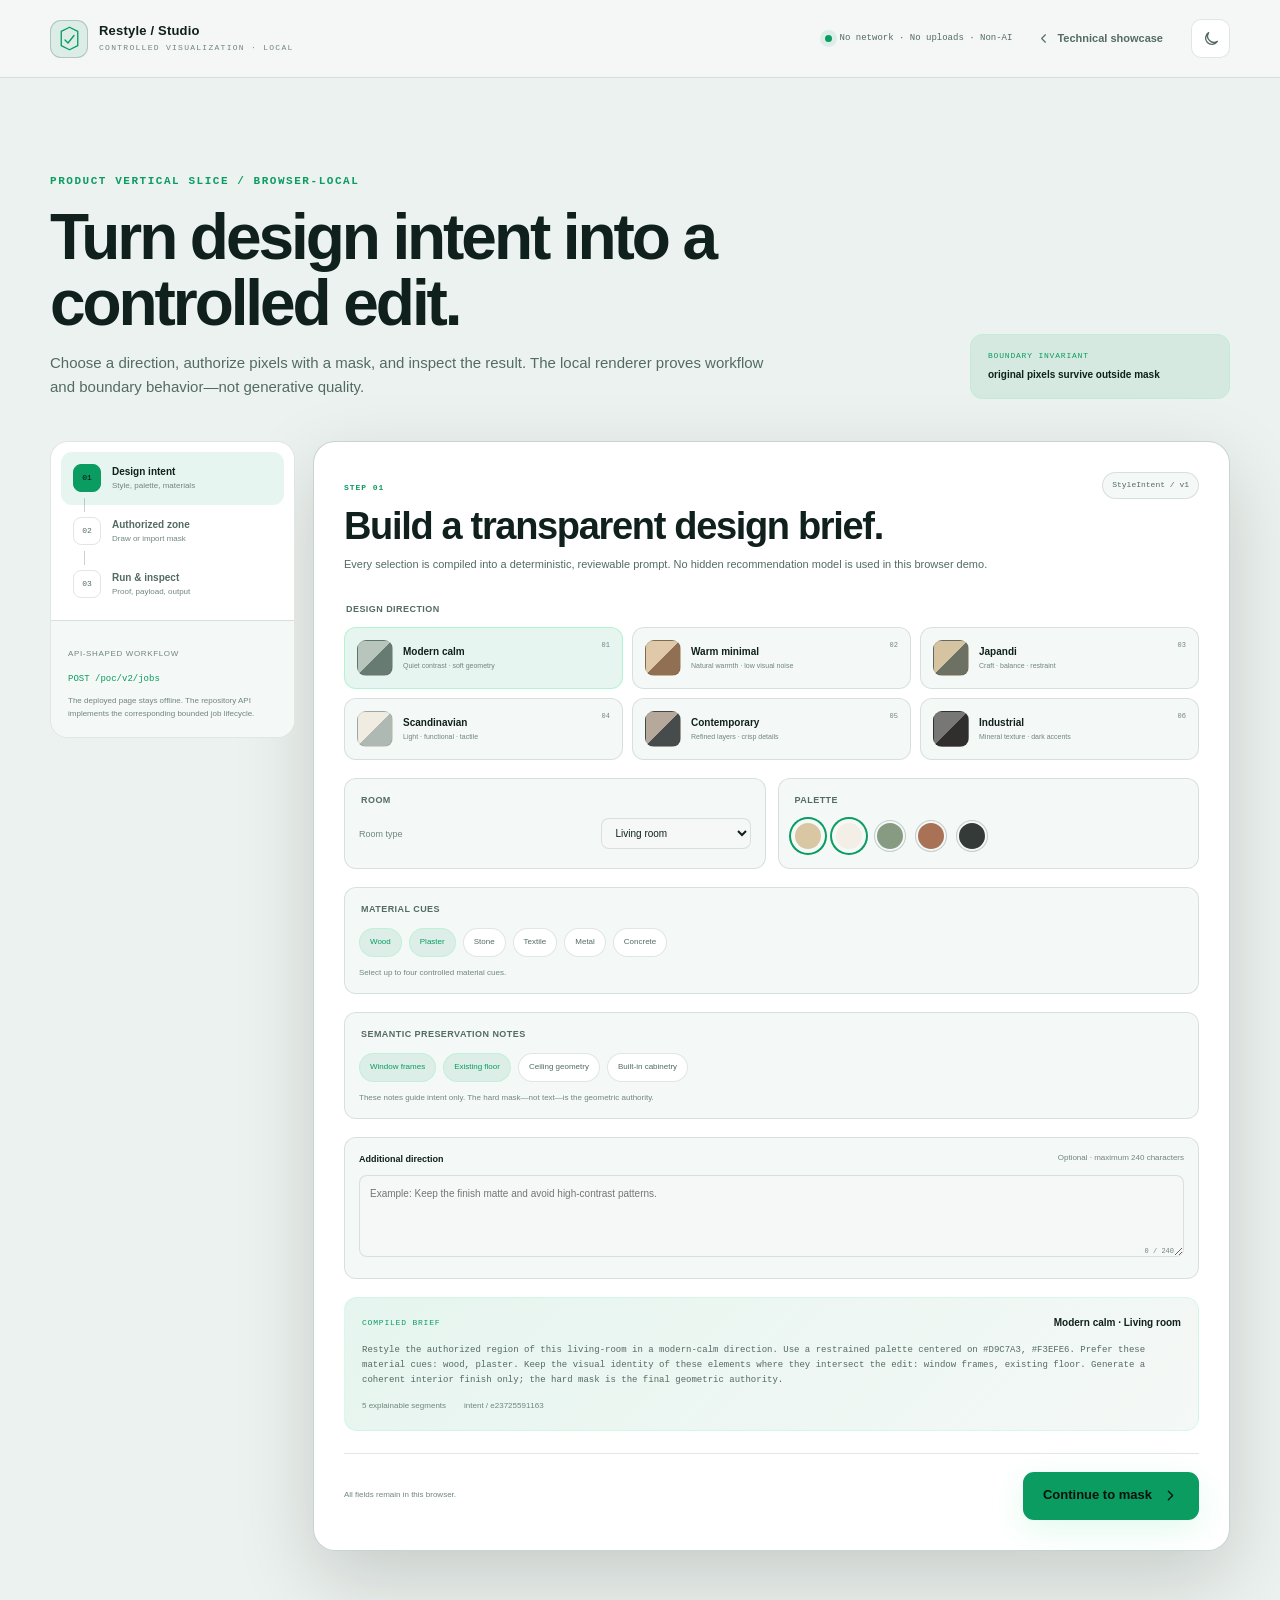
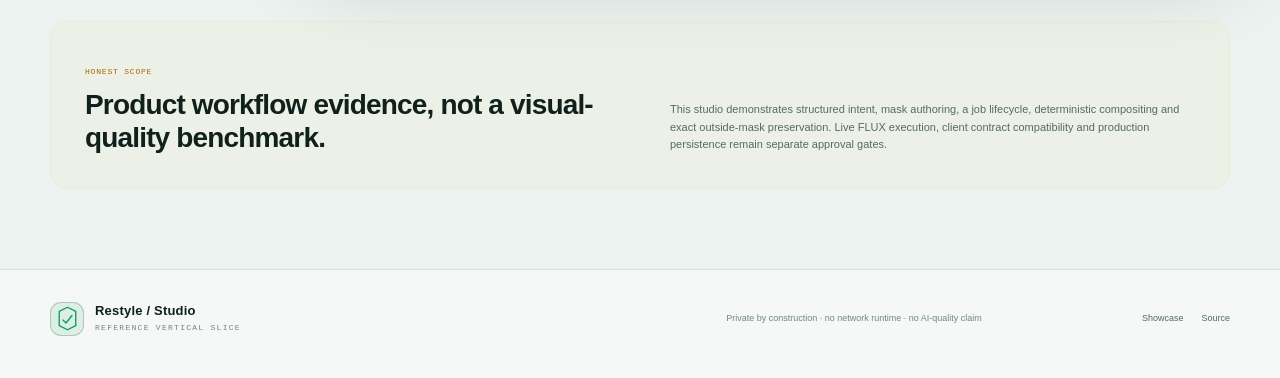
<file: site/studio.html>
<!doctype html>
<html lang="en" data-theme="dark">
<head>
  <meta charset="utf-8">
  <meta name="viewport" content="width=device-width, initial-scale=1">
  <meta name="description" content="A browser-local visual restyle studio demonstrating structured design intent, editable masks and exact protected-pixel boundaries.">
  <meta name="theme-color" content="#07100f">
  <meta name="color-scheme" content="dark light">
  <meta name="referrer" content="strict-origin-when-cross-origin">
  <meta http-equiv="Content-Security-Policy" content="default-src 'self'; img-src 'self' data: blob:; style-src 'self'; script-src 'self'; connect-src 'none'; object-src 'none'; base-uri 'none'; form-action 'none'; upgrade-insecure-requests">
  <link rel="icon" href="icons/favicon.svg" type="image/svg+xml">
  <link rel="stylesheet" href="styles.css">
  <link rel="stylesheet" href="studio.css">
  <title>Visual Restyle Studio — Interior Inpainting Orchestrator</title>
</head>
<body class="studio-body">
  <a class="skip-link" href="#studio-workspace">Skip to studio</a>

  <header class="site-header is-scrolled studio-header">
    <div class="shell nav-shell">
      <a class="brand" href="index.html" aria-label="Back to Interior Inpainting Orchestrator showcase">
        <span class="brand-mark" aria-hidden="true">
          <svg viewBox="0 0 36 36"><path d="M7 8.5 18 3l11 5.5v19L18 33 7 27.5Z"></path><path d="m12 20 4 4 8-10"></path></svg>
        </span>
        <span class="brand-copy"><strong>Restyle / Studio</strong><small>CONTROLLED VISUALIZATION · LOCAL</small></span>
      </a>
      <div class="studio-header-status"><i aria-hidden="true"></i><span>No network · No uploads · Non-AI</span></div>
      <a class="studio-back-link" href="index.html">
        <svg viewBox="0 0 24 24" aria-hidden="true"><path d="m15 18-6-6 6-6"></path></svg>
        Technical showcase
      </a>
      <button class="theme-toggle icon-button" type="button" aria-label="Switch color theme" data-theme-toggle>
        <svg class="sun-icon" viewBox="0 0 24 24" aria-hidden="true"><circle cx="12" cy="12" r="4"></circle><path d="M12 2v2M12 20v2M4.93 4.93l1.42 1.42M17.66 17.66l1.41 1.41M2 12h2M20 12h2M4.93 19.07l1.42-1.42M17.66 6.34l1.41-1.41"></path></svg>
        <svg class="moon-icon" viewBox="0 0 24 24" aria-hidden="true"><path d="M20.5 15.2A8.5 8.5 0 0 1 8.8 3.5 8.5 8.5 0 1 0 20.5 15.2Z"></path></svg>
      </button>
    </div>
  </header>

  <main id="studio-workspace" class="studio-main">
    <div class="shell studio-intro">
      <div>
        <p class="kicker">PRODUCT VERTICAL SLICE / BROWSER-LOCAL</p>
        <h1>Turn design intent into a controlled edit.</h1>
        <p>Choose a direction, authorize pixels with a mask, and inspect the result. The local renderer proves workflow and boundary behavior—not generative quality.</p>
      </div>
      <div class="studio-proof-pill"><span>Boundary invariant</span><strong>original pixels survive outside mask</strong></div>
    </div>

    <div class="shell studio-layout">
      <aside class="studio-rail" aria-label="Studio progress">
        <ol class="step-list">
          <li class="is-active" data-step-item="1">
            <button type="button" data-step-target="1" aria-current="step"><span>01</span><span><strong>Design intent</strong><small>Style, palette, materials</small></span></button>
          </li>
          <li data-step-item="2">
            <button type="button" data-step-target="2"><span>02</span><span><strong>Authorized zone</strong><small>Draw or import mask</small></span></button>
          </li>
          <li data-step-item="3">
            <button type="button" data-step-target="3"><span>03</span><span><strong>Run & inspect</strong><small>Proof, payload, output</small></span></button>
          </li>
        </ol>
        <div class="rail-contract">
          <span>API-shaped workflow</span>
          <code>POST /poc/v2/jobs</code>
          <p>The deployed page stays offline. The repository API implements the corresponding bounded job lifecycle.</p>
        </div>
      </aside>

      <section class="studio-surface" aria-live="polite">
        <div class="studio-step" data-step-panel="1">
          <div class="studio-panel-head">
            <div><span>STEP 01</span><h2>Build a transparent design brief.</h2><p>Every selection is compiled into a deterministic, reviewable prompt. No hidden recommendation model is used in this browser demo.</p></div>
            <span class="contract-chip">StyleIntent / v1</span>
          </div>

          <fieldset class="studio-fieldset">
            <legend>Design direction</legend>
            <div class="style-card-grid" data-style-grid>
              <label class="style-card"><input type="radio" name="style" value="modern-calm" checked><span class="style-swatch swatch-calm"></span><span><strong>Modern calm</strong><small>Quiet contrast · soft geometry</small></span><i>01</i></label>
              <label class="style-card"><input type="radio" name="style" value="warm-minimal"><span class="style-swatch swatch-warm"></span><span><strong>Warm minimal</strong><small>Natural warmth · low visual noise</small></span><i>02</i></label>
              <label class="style-card"><input type="radio" name="style" value="japandi"><span class="style-swatch swatch-japandi"></span><span><strong>Japandi</strong><small>Craft · balance · restraint</small></span><i>03</i></label>
              <label class="style-card"><input type="radio" name="style" value="scandinavian"><span class="style-swatch swatch-scandi"></span><span><strong>Scandinavian</strong><small>Light · functional · tactile</small></span><i>04</i></label>
              <label class="style-card"><input type="radio" name="style" value="contemporary"><span class="style-swatch swatch-contemporary"></span><span><strong>Contemporary</strong><small>Refined layers · crisp details</small></span><i>05</i></label>
              <label class="style-card"><input type="radio" name="style" value="industrial"><span class="style-swatch swatch-industrial"></span><span><strong>Industrial</strong><small>Mineral texture · dark accents</small></span><i>06</i></label>
            </div>
          </fieldset>

          <div class="intent-grid">
            <fieldset class="studio-fieldset compact-fieldset">
              <legend>Room</legend>
              <label class="select-label" for="room-type"><span>Room type</span><select id="room-type" data-room><option value="living-room">Living room</option><option value="bedroom">Bedroom</option><option value="dining-room">Dining room</option><option value="home-office">Home office</option><option value="kitchen">Kitchen</option></select></label>
            </fieldset>

            <fieldset class="studio-fieldset compact-fieldset">
              <legend>Palette</legend>
              <div class="palette-row" data-palette-row>
                <button class="palette-dot palette-sand is-selected" type="button" data-color="#D9C7A3" aria-label="Select warm sand" aria-pressed="true"></button>
                <button class="palette-dot palette-ivory is-selected" type="button" data-color="#F3EFE6" aria-label="Select soft ivory" aria-pressed="true"></button>
                <button class="palette-dot palette-sage" type="button" data-color="#879B83" aria-label="Select muted sage" aria-pressed="false"></button>
                <button class="palette-dot palette-clay" type="button" data-color="#A97155" aria-label="Select clay" aria-pressed="false"></button>
                <button class="palette-dot palette-charcoal" type="button" data-color="#343A38" aria-label="Select charcoal" aria-pressed="false"></button>
              </div>
            </fieldset>
          </div>

          <fieldset class="studio-fieldset compact-fieldset">
            <legend>Material cues</legend>
            <div class="choice-chips" data-materials>
              <button type="button" data-value="wood" aria-pressed="true" class="is-selected">Wood</button>
              <button type="button" data-value="plaster" aria-pressed="true" class="is-selected">Plaster</button>
              <button type="button" data-value="stone" aria-pressed="false">Stone</button>
              <button type="button" data-value="textile" aria-pressed="false">Textile</button>
              <button type="button" data-value="metal" aria-pressed="false">Metal</button>
              <button type="button" data-value="concrete" aria-pressed="false">Concrete</button>
            </div>
            <p class="field-note" data-material-message>Select up to four controlled material cues.</p>
          </fieldset>

          <fieldset class="studio-fieldset compact-fieldset">
            <legend>Semantic preservation notes</legend>
            <div class="choice-chips" data-preserve>
              <button type="button" data-value="window frames" aria-pressed="true" class="is-selected">Window frames</button>
              <button type="button" data-value="existing floor" aria-pressed="true" class="is-selected">Existing floor</button>
              <button type="button" data-value="ceiling geometry" aria-pressed="false">Ceiling geometry</button>
              <button type="button" data-value="built-in cabinetry" aria-pressed="false">Built-in cabinetry</button>
            </div>
            <p class="field-note">These notes guide intent only. The hard mask—not text—is the geometric authority.</p>
          </fieldset>

          <label class="studio-notes" for="intent-notes"><span><strong>Additional direction</strong><small>Optional · maximum 240 characters</small></span><textarea id="intent-notes" maxlength="240" rows="3" data-notes placeholder="Example: Keep the finish matte and avoid high-contrast patterns."></textarea><output for="intent-notes" data-notes-count>0 / 240</output></label>

          <div class="compiled-brief">
            <div><span>COMPILED BRIEF</span><strong data-intent-title>Modern calm · Living room</strong></div>
            <p data-compiled-prompt></p>
            <div class="brief-meta"><span data-segment-count>5 explainable segments</span><span data-intent-hash>intent / calculating</span></div>
          </div>

          <div class="studio-actions"><span>All fields remain in this browser.</span><button class="button button-primary" type="button" data-next-step="2">Continue to mask <svg viewBox="0 0 24 24" aria-hidden="true"><path d="m9 18 6-6-6-6"></path></svg></button></div>
        </div>

        <div class="studio-step" data-step-panel="2" hidden>
          <div class="studio-panel-head">
            <div><span>STEP 02</span><h2>Authorize exactly where change may survive.</h2><p>Paint the editable zone in green. Erasing returns pixels to protected status. The sample begins with a repository-owned wall mask.</p></div>
            <span class="contract-chip"><i></i> white = edit</span>
          </div>

          <div class="editor-toolbar">
            <div class="tool-group" role="group" aria-label="Mask tool">
              <button type="button" class="is-active" data-mask-tool="brush" aria-pressed="true"><svg viewBox="0 0 24 24" aria-hidden="true"><path d="m14 5 5 5M4 20c3 0 5-1 5-4l9-9-3-3-9 9c-3 0-4 2-4 5 0 1 1 2 2 2Z"></path></svg>Paint</button>
              <button type="button" data-mask-tool="erase" aria-pressed="false"><svg viewBox="0 0 24 24" aria-hidden="true"><path d="m4 15 9-11 7 6-8 10H8Z"></path><path d="M12 20h9"></path></svg>Erase</button>
            </div>
            <label class="brush-control" for="brush-size"><span>Brush</span><input id="brush-size" type="range" min="8" max="96" value="42" data-brush-size><output for="brush-size" data-brush-output>42 px</output></label>
            <div class="toolbar-actions"><button type="button" data-reset-mask>Reset sample</button><button type="button" data-clear-mask>Clear</button></div>
          </div>

          <div class="mask-editor-wrap">
            <canvas width="960" height="640" data-mask-editor aria-label="Mask editor. Drag to paint an editable region."></canvas>
            <div class="editor-legend"><span><i class="legend-edit"></i>Editable</span><span><i class="legend-protect"></i>Protected</span></div>
            <div class="canvas-cursor" aria-hidden="true" data-canvas-cursor></div>
          </div>

          <div class="editor-data-row">
            <div><span>Mask coverage</span><strong data-mask-coverage>12.96%</strong><small>bounded edit surface</small></div>
            <div><span>Canvas</span><strong data-canvas-size>960 × 640</strong><small>aligned geometry</small></div>
            <div><span>Polarity</span><strong>white → edit</strong><small>black → preserve</small></div>
          </div>

          <div class="asset-controls">
            <label class="asset-button" for="studio-image-upload"><svg viewBox="0 0 24 24" aria-hidden="true"><path d="M4 5h16v14H4Z"></path><path d="m4 16 5-5 4 4 2-2 5 5"></path></svg><span><strong>Replace source</strong><small data-studio-image-name>PNG/JPEG/WebP · ≤12 MB · ≤4 MP</small></span><input id="studio-image-upload" type="file" accept="image/png,image/jpeg,image/webp" data-studio-image-upload></label>
            <label class="asset-button" for="studio-mask-upload"><svg viewBox="0 0 24 24" aria-hidden="true"><circle cx="12" cy="12" r="9"></circle><path d="M12 3v9h9"></path></svg><span><strong>Import aligned mask</strong><small data-studio-mask-name>Optional white-edit mask</small></span><input id="studio-mask-upload" type="file" accept="image/png,image/jpeg,image/webp" data-studio-mask-upload></label>
          </div>
          <p class="studio-message" role="alert" aria-live="assertive" data-editor-message></p>

          <div class="studio-actions"><button class="button button-secondary" type="button" data-next-step="1"><svg viewBox="0 0 24 24" aria-hidden="true"><path d="m15 18-6-6 6-6"></path></svg>Back</button><button class="button button-primary" type="button" data-next-step="3">Review render job <svg viewBox="0 0 24 24" aria-hidden="true"><path d="m9 18 6-6-6-6"></path></svg></button></div>
        </div>

        <div class="studio-step" data-step-panel="3" hidden>
          <div class="studio-panel-head">
            <div><span>STEP 03</span><h2>Run the local job and inspect its proof.</h2><p>The simulation mirrors the repository's job-shaped workflow while keeping every byte local. Output is deterministic and explicitly non-AI.</p></div>
            <span class="contract-chip" data-review-status>ready to queue</span>
          </div>

          <div class="review-grid">
            <div class="review-intent-card">
              <span>DESIGN INTENT</span><h3 data-review-title>Modern calm · Living room</h3><p data-review-prompt></p><dl><div><dt>Compiler</dt><dd>intent-v1</dd></div><div><dt>Intent ID</dt><dd data-review-hash>—</dd></div><div><dt>Coverage</dt><dd data-review-coverage>—</dd></div></dl>
            </div>
            <div class="job-payload-card">
              <div><span>CONTRACT-SHAPED PAYLOAD</span><button type="button" data-copy-payload>Copy</button></div>
              <pre><code data-job-payload></code></pre>
            </div>
          </div>

          <div class="job-timeline" data-job-timeline aria-label="Local render job lifecycle">
            <div data-job-state="queued"><i></i><span><strong>Queued</strong><small>bounded local slot</small></span></div>
            <b></b><div data-job-state="running"><i></i><span><strong>Running</strong><small>deterministic renderer</small></span></div>
            <b></b><div data-job-state="compositing"><i></i><span><strong>Compositing</strong><small>restore protected pixels</small></span></div>
            <b></b><div data-job-state="succeeded"><i></i><span><strong>Succeeded</strong><small>proof available</small></span></div>
          </div>

          <div class="render-stage">
            <canvas width="960" height="640" data-studio-output aria-label="Local deterministic restyle result"></canvas>
            <div class="render-empty" data-render-empty><svg viewBox="0 0 24 24" aria-hidden="true"><path d="m5 4 14 8-14 8Z"></path></svg><strong>Ready for local simulation</strong><span>No provider call will be made.</span></div>
            <div class="output-watermark">NON-AI · BROWSER-LOCAL · DETERMINISTIC</div>
          </div>

          <dl class="studio-result-metrics">
            <div><dt>Protected pixels</dt><dd data-studio-protected>—</dd><small>outside authorized mask</small></div>
            <div><dt>Protected drift</dt><dd class="metric-safe" data-studio-drift>—</dd><small>target: exactly zero</small></div>
            <div><dt>Editable changed</dt><dd data-studio-editable>—</dd><small>inside authorized mask</small></div>
            <div><dt>Job ID</dt><dd class="metric-job" data-studio-job-id>—</dd><small>ephemeral browser reference</small></div>
          </dl>

          <div class="render-actions"><button class="button button-primary" type="button" data-run-studio>Run deterministic job <svg viewBox="0 0 24 24" aria-hidden="true"><path d="m5 4 14 8-14 8Z"></path></svg></button><button class="button button-secondary" type="button" data-download-studio disabled><svg viewBox="0 0 24 24" aria-hidden="true"><path d="M12 3v12m0 0 4-4m-4 4-4-4M4 21h16"></path></svg>Download proof PNG</button><span data-render-proof>Run to calculate byte-level boundary evidence.</span></div>
          <p class="studio-message" role="alert" aria-live="assertive" data-render-message></p>

          <div class="studio-actions"><button class="button button-secondary" type="button" data-next-step="2"><svg viewBox="0 0 24 24" aria-hidden="true"><path d="m15 18-6-6 6-6"></path></svg>Edit mask</button><a class="button button-secondary" href="index.html#architecture">Inspect service architecture <svg viewBox="0 0 24 24" aria-hidden="true"><path d="M7 17 17 7M8 7h9v9"></path></svg></a></div>
        </div>
      </section>
    </div>

    <section class="shell studio-boundary-note" aria-labelledby="boundary-note-title">
      <div><span>HONEST SCOPE</span><h2 id="boundary-note-title">Product workflow evidence, not a visual-quality benchmark.</h2></div>
      <p>This studio demonstrates structured intent, mask authoring, a job lifecycle, deterministic compositing and exact outside-mask preservation. Live FLUX execution, client contract compatibility and production persistence remain separate approval gates.</p>
    </section>
  </main>

  <footer class="site-footer studio-footer"><div class="shell footer-grid"><div class="brand footer-brand"><span class="brand-mark" aria-hidden="true"><svg viewBox="0 0 36 36"><path d="M7 8.5 18 3l11 5.5v19L18 33 7 27.5Z"></path><path d="m12 20 4 4 8-10"></path></svg></span><span class="brand-copy"><strong>Restyle / Studio</strong><small>REFERENCE VERTICAL SLICE</small></span></div><p>Private by construction · no network runtime · no AI-quality claim</p><div class="footer-links"><a href="index.html">Showcase</a><a href="https://github.com/AliNaderiii/interior-inpainting-orchestrator-poc" target="_blank" rel="noopener noreferrer">Source</a></div></div></footer>

  <script src="studio.js" defer></script>
</body>
</html>
</file>
<file: site/styles.css>
/* Portfolio-grade static showcase. No external fonts or runtime dependencies. */
:root {
  --bg: #07100f;
  --bg-soft: #0b1513;
  --surface: #0e1a18;
  --surface-2: #12211e;
  --surface-3: #162824;
  --text: #f1f7f4;
  --muted: #9aada7;
  --faint: #698078;
  --line: rgba(195, 221, 212, 0.14);
  --line-strong: rgba(195, 221, 212, 0.24);
  --accent: #77f2b5;
  --accent-strong: #34d98f;
  --accent-soft: rgba(92, 237, 166, 0.11);
  --cyan: #7ce7ef;
  --warning: #ffcd70;
  --danger: #ff8b7c;
  --shadow: 0 28px 80px rgba(0, 0, 0, 0.36);
  --radius-sm: 10px;
  --radius: 18px;
  --radius-lg: 28px;
  --shell: 1180px;
  --header-height: 78px;
  font-family: Inter, ui-sans-serif, -apple-system, BlinkMacSystemFont, "Segoe UI", sans-serif;
  color-scheme: dark;
}

html[data-theme="light"] {
  --bg: #f5f8f6;
  --bg-soft: #ecf2ef;
  --surface: #ffffff;
  --surface-2: #f4f8f6;
  --surface-3: #eaf1ee;
  --text: #10201c;
  --muted: #536b63;
  --faint: #71867f;
  --line: rgba(28, 67, 55, 0.13);
  --line-strong: rgba(28, 67, 55, 0.23);
  --accent: #0a9c61;
  --accent-strong: #087f50;
  --accent-soft: rgba(10, 156, 97, 0.1);
  --cyan: #087f8c;
  --warning: #a56700;
  --danger: #bf4235;
  --shadow: 0 28px 80px rgba(21, 52, 43, 0.12);
  color-scheme: light;
}

* { box-sizing: border-box; }
html { scroll-behavior: smooth; scroll-padding-top: calc(var(--header-height) + 22px); }
body { margin: 0; min-width: 320px; background: var(--bg); color: var(--text); font-size: 16px; line-height: 1.6; overflow-x: hidden; }
body::before { content: ""; position: fixed; inset: 0; pointer-events: none; opacity: .3; z-index: -1; background-image: linear-gradient(rgba(255,255,255,.018) 1px, transparent 1px), linear-gradient(90deg, rgba(255,255,255,.018) 1px, transparent 1px); background-size: 64px 64px; mask-image: linear-gradient(to bottom, black, transparent 75%); }
button, input, textarea { font: inherit; }
button, a { -webkit-tap-highlight-color: transparent; }
a { color: inherit; text-decoration: none; }
img { max-width: 100%; display: block; }
svg { display: block; fill: none; stroke: currentColor; stroke-width: 1.8; stroke-linecap: round; stroke-linejoin: round; }
canvas { display: block; max-width: 100%; }
::selection { color: #06110d; background: var(--accent); }

.shell { width: min(calc(100% - 40px), var(--shell)); margin-inline: auto; }
.section { position: relative; padding: 118px 0; }
.sr-only { position: absolute; width: 1px; height: 1px; padding: 0; margin: -1px; overflow: hidden; clip: rect(0, 0, 0, 0); white-space: nowrap; border: 0; }
.skip-link { position: fixed; left: 16px; top: 12px; z-index: 1000; transform: translateY(-150%); padding: 10px 16px; border-radius: 8px; background: var(--accent); color: #07100f; font-weight: 800; }
.skip-link:focus { transform: none; }
:focus-visible { outline: 3px solid var(--accent); outline-offset: 3px; }
.ambient { position: fixed; z-index: -2; border-radius: 50%; filter: blur(2px); pointer-events: none; }
.ambient-one { width: 600px; height: 600px; top: -300px; right: -180px; background: radial-gradient(circle, rgba(51, 217, 143, .12), transparent 66%); }
.ambient-two { width: 560px; height: 560px; top: 820px; left: -360px; background: radial-gradient(circle, rgba(51, 178, 217, .08), transparent 68%); }

.site-header { position: fixed; inset: 0 0 auto; height: var(--header-height); z-index: 50; border-bottom: 1px solid transparent; transition: background-color .25s, border-color .25s; }
.site-header.is-scrolled { background: color-mix(in srgb, var(--bg) 88%, transparent); border-color: var(--line); -webkit-backdrop-filter: saturate(125%) blur(18px); backdrop-filter: saturate(125%) blur(18px); }
.nav-shell { height: 100%; display: flex; align-items: center; gap: 24px; }
.brand { display: inline-flex; align-items: center; gap: 11px; flex-shrink: 0; }
.brand-mark { width: 38px; height: 38px; display: grid; place-items: center; border: 1px solid var(--line-strong); border-radius: 11px; background: var(--accent-soft); color: var(--accent); }
.brand-mark svg { width: 27px; }
.brand-copy { display: flex; flex-direction: column; line-height: 1.12; }
.brand-copy strong { font-size: 13px; letter-spacing: .015em; }
.brand-copy small { margin-top: 5px; color: var(--faint); font-family: ui-monospace, SFMono-Regular, Menlo, monospace; font-size: 8px; letter-spacing: .16em; }
.primary-nav { display: flex; align-items: center; gap: 30px; margin-left: auto; }
.primary-nav a { color: var(--muted); font-size: 13px; font-weight: 650; transition: color .2s; }
.primary-nav a:hover { color: var(--text); }
.primary-nav .nav-github { display: inline-flex; gap: 6px; align-items: center; color: var(--text); }
.primary-nav .nav-github svg { width: 15px; }
.icon-button { display: grid; place-items: center; border: 1px solid var(--line); background: var(--surface); color: var(--muted); border-radius: 10px; cursor: pointer; transition: color .2s, border-color .2s, background .2s; }
.icon-button:hover { color: var(--text); border-color: var(--line-strong); }
.theme-toggle { width: 39px; height: 39px; margin-left: 4px; }
.theme-toggle svg { width: 18px; }
html[data-theme="dark"] .moon-icon, html[data-theme="light"] .sun-icon { display: none; }
.nav-toggle { display: none; width: 41px; height: 41px; margin-left: auto; }
.nav-toggle svg { width: 21px; }

.hero { padding-top: calc(var(--header-height) + 86px); padding-bottom: 50px; min-height: 890px; display: flex; flex-direction: column; justify-content: center; }
.hero-grid { display: grid; grid-template-columns: .92fr 1.08fr; gap: 62px; align-items: center; }
.eyebrow, .kicker { font-family: ui-monospace, SFMono-Regular, Menlo, monospace; color: var(--accent); font-size: 11px; line-height: 1.4; font-weight: 750; letter-spacing: .14em; text-transform: uppercase; }
.eyebrow { display: inline-flex; align-items: center; gap: 10px; padding: 8px 11px; background: var(--accent-soft); border: 1px solid rgba(119, 242, 181, .17); border-radius: 99px; }
.live-dot { width: 7px; height: 7px; border-radius: 50%; background: var(--accent); box-shadow: 0 0 0 5px rgba(119, 242, 181, .1); }
.hero h1 { margin: 27px 0 24px; max-width: 700px; font-size: clamp(50px, 5.7vw, 76px); line-height: .99; letter-spacing: -.052em; }
.hero h1 span { color: var(--accent); }
.hero-lede { max-width: 610px; margin: 0; color: var(--muted); font-size: 18px; line-height: 1.72; }
.hero-actions { display: flex; flex-wrap: wrap; gap: 12px; margin-top: 34px; }
.button { min-height: 48px; display: inline-flex; justify-content: center; align-items: center; gap: 10px; padding: 0 19px; border: 1px solid transparent; border-radius: 11px; cursor: pointer; font-size: 13px; font-weight: 780; transition: transform .2s, background .2s, color .2s, border-color .2s, box-shadow .2s; }
.button:hover { transform: translateY(-2px); }
.button svg { width: 17px; }
.button-primary { background: var(--accent); color: #07110e; box-shadow: 0 10px 34px rgba(52, 217, 143, .14); }
.button-primary:hover { background: color-mix(in srgb, var(--accent) 88%, white); box-shadow: 0 12px 38px rgba(52, 217, 143, .24); }
.button-secondary { color: var(--text); border-color: var(--line-strong); background: color-mix(in srgb, var(--surface) 75%, transparent); }
.button-secondary:hover { border-color: var(--accent); background: var(--accent-soft); }
.button-light { background: #f0fff7; color: #0b2a1e; }
.button-light:hover { background: white; }
.button-full { width: 100%; }
.button-small { min-height: 40px; padding: 0 14px; }
.button:disabled { opacity: .42; cursor: not-allowed; transform: none; }
.hero-facts { display: flex; flex-wrap: wrap; gap: 0; margin: 40px 0 0; }
.hero-facts div { padding: 0 24px; border-left: 1px solid var(--line); }
.hero-facts div:first-child { padding-left: 0; border-left: 0; }
.hero-facts dt { color: var(--faint); font-size: 10px; letter-spacing: .07em; text-transform: uppercase; }
.hero-facts dd { margin: 3px 0 0; color: var(--text); font-family: ui-monospace, SFMono-Regular, Menlo, monospace; font-size: 12px; }
.hero-facts strong { color: var(--accent); }

.visual-frame { overflow: hidden; border: 1px solid var(--line-strong); border-radius: 20px; background: var(--surface); box-shadow: var(--shadow); }
.window-bar { height: 46px; display: flex; align-items: center; gap: 14px; padding: 0 15px; border-bottom: 1px solid var(--line); background: var(--surface-2); }
.window-dots { display: flex; gap: 5px; }
.window-dots i { width: 7px; height: 7px; border: 1px solid var(--faint); border-radius: 50%; opacity: .45; }
.window-address { flex: 1; height: 25px; display: flex; align-items: center; justify-content: center; gap: 7px; color: var(--faint); border: 1px solid var(--line); border-radius: 6px; font-family: ui-monospace, SFMono-Regular, Menlo, monospace; font-size: 8px; }
.window-address span { width: 5px; height: 5px; border-radius: 50%; background: var(--accent); }
.window-secure svg { width: 14px; color: var(--faint); }
.compare-wrap { position: relative; aspect-ratio: 3/2; overflow: hidden; background: #101a18; }
.compare-canvas { width: 100%; height: 100%; object-fit: cover; }
.compare-loading { position: absolute; inset: 0; display: grid; place-items: center; color: var(--faint); font-family: ui-monospace, SFMono-Regular, Menlo, monospace; font-size: 11px; background: var(--surface); transition: opacity .25s, visibility .25s; }
.compare-loading.is-hidden { opacity: 0; visibility: hidden; }
.image-tag { position: absolute; top: 13px; padding: 5px 8px; border-radius: 6px; color: white; background: rgba(3, 10, 8, .72); backdrop-filter: blur(8px); font-size: 9px; font-weight: 700; letter-spacing: .05em; text-transform: uppercase; }
.image-tag-before { left: 13px; }
.image-tag-after { right: 13px; }
.compare-controls { padding: 16px 18px 14px; border-top: 1px solid var(--line); }
.range-label { display: flex; justify-content: space-between; margin-bottom: 7px; color: var(--muted); font-size: 10px; font-weight: 700; letter-spacing: .06em; text-transform: uppercase; }
.range-label output { color: var(--accent); font-family: ui-monospace, SFMono-Regular, Menlo, monospace; }
.range { width: 100%; height: 4px; margin: 0; accent-color: var(--accent); cursor: col-resize; }
.mask-toggle { display: inline-flex; align-items: center; gap: 8px; margin-top: 13px; padding: 0; border: 0; background: transparent; color: var(--muted); font-size: 10px; cursor: pointer; }
.mask-toggle:hover, .mask-toggle[aria-pressed="true"] { color: var(--text); }
.checker { width: 14px; height: 14px; border-radius: 4px; border: 1px solid var(--line-strong); background: conic-gradient(var(--accent) 0 25%, transparent 0 50%, var(--accent) 0 75%, transparent 0) 0/7px 7px; opacity: .7; }
.proof-strip { display: grid; grid-template-columns: 1fr 1fr; border-top: 1px solid var(--line); background: var(--surface-2); }
.proof-strip > div { display: flex; align-items: center; gap: 9px; padding: 14px 17px; }
.proof-strip > div + div { border-left: 1px solid var(--line); }
.proof-strip span:not(.proof-icon) { display: flex; flex-direction: column; }
.proof-strip small { color: var(--faint); font-size: 8px; text-transform: uppercase; letter-spacing: .08em; }
.proof-strip strong { margin-top: 2px; font-size: 10px; }
.proof-icon { width: 26px; height: 26px; display: grid; place-items: center; flex: 0 0 auto; color: var(--cyan); background: rgba(124, 231, 239, .08); border: 1px solid rgba(124, 231, 239, .19); border-radius: 8px; font-family: ui-monospace, SFMono-Regular, Menlo, monospace; font-size: 11px; }
.proof-pass { color: var(--accent); background: var(--accent-soft); border-color: rgba(119, 242, 181, .2); }
.trust-row { display: flex; align-items: center; justify-content: center; flex-wrap: wrap; gap: 18px; margin-top: 70px; padding-top: 28px; border-top: 1px solid var(--line); color: var(--faint); font-family: ui-monospace, SFMono-Regular, Menlo, monospace; font-size: 9px; letter-spacing: .09em; }
.trust-row i { width: 3px; height: 3px; border-radius: 50%; background: var(--line-strong); }

.section-heading { display: grid; grid-template-columns: 1.2fr .8fr; gap: 80px; align-items: end; margin-bottom: 48px; }
.kicker { margin: 0 0 16px; }
.section-heading h2, .security-copy h2, .truth-title h2, .cta-card h2 { margin: 0; font-size: clamp(36px, 4.5vw, 56px); line-height: 1.08; letter-spacing: -.045em; }
.section-heading > p, .security-copy > p { margin: 0; color: var(--muted); font-size: 16px; line-height: 1.75; }
.lab-section { background: color-mix(in srgb, var(--bg-soft) 76%, transparent); border-top: 1px solid var(--line); border-bottom: 1px solid var(--line); }
.lab-grid { display: grid; grid-template-columns: .88fr 1.12fr; border: 1px solid var(--line-strong); border-radius: var(--radius-lg); overflow: hidden; background: var(--surface); box-shadow: 0 24px 70px rgba(0,0,0,.16); }
.lab-panel { min-width: 0; padding: 25px; }
.lab-output { border-left: 1px solid var(--line-strong); background: var(--surface-2); }
.panel-head { display: flex; align-items: center; justify-content: space-between; gap: 15px; margin-bottom: 22px; }
.panel-head > div:first-child { display: flex; align-items: center; gap: 11px; }
.panel-head > div:first-child > span:last-child { display: flex; flex-direction: column; line-height: 1.3; }
.panel-head small { color: var(--faint); font-size: 8px; letter-spacing: .12em; }
.panel-head strong { font-size: 12px; }
.step-number { width: 31px; height: 31px; display: grid; place-items: center; border: 1px solid var(--line-strong); border-radius: 8px; color: var(--accent); background: var(--accent-soft); font-family: ui-monospace, SFMono-Regular, Menlo, monospace; font-size: 11px; font-weight: 800; }
.local-badge, .status-badge { display: inline-flex; align-items: center; gap: 7px; padding: 5px 9px; border: 1px solid var(--line); border-radius: 99px; color: var(--muted); font-size: 9px; font-weight: 700; text-transform: uppercase; letter-spacing: .06em; }
.local-badge i, .status-badge i { width: 5px; height: 5px; border-radius: 50%; background: var(--accent); }
.status-badge.is-running i { background: var(--warning); animation: pulse 1s infinite; }
.status-badge.is-pass { color: var(--accent); border-color: rgba(119, 242, 181, .23); }
.status-badge.is-error { color: var(--danger); border-color: rgba(255, 139, 124, .22); }
.status-badge.is-error i { background: var(--danger); }
.sample-thumb-row { display: grid; grid-template-columns: 68px 1fr auto; gap: 12px; align-items: center; padding: 10px; border: 1px solid var(--line); border-radius: 12px; background: var(--surface-2); }
.sample-thumb-row img { width: 68px; aspect-ratio: 3/2; object-fit: cover; border-radius: 7px; }
.sample-thumb-row div { min-width: 0; display: flex; flex-direction: column; }
.sample-thumb-row strong { overflow: hidden; font-size: 11px; text-overflow: ellipsis; white-space: nowrap; }
.sample-thumb-row span { color: var(--faint); font-size: 9px; }
.text-button { padding: 5px; border: 0; background: transparent; color: var(--accent); font-size: 9px; font-weight: 750; cursor: pointer; }
.upload-grid { display: grid; grid-template-columns: 1fr 1fr; gap: 10px; margin-top: 12px; }
.upload-field { min-width: 0; min-height: 89px; display: flex; align-items: center; gap: 11px; padding: 13px; border: 1px dashed var(--line-strong); border-radius: 12px; background: color-mix(in srgb, var(--surface-2) 65%, transparent); cursor: pointer; transition: border-color .2s, background .2s; }
.upload-field:hover { border-color: var(--accent); background: var(--accent-soft); }
.upload-field input { position: absolute; width: 1px; height: 1px; opacity: 0; pointer-events: none; }
.upload-field > span:nth-child(2) { min-width: 0; display: flex; flex-direction: column; }
.upload-field strong { font-size: 10px; }
.upload-field small { overflow: hidden; color: var(--faint); font-size: 8px; text-overflow: ellipsis; white-space: nowrap; }
.upload-icon { width: 30px; height: 30px; display: grid; place-items: center; flex: 0 0 auto; border: 1px solid var(--line); border-radius: 8px; color: var(--muted); }
.upload-icon svg { width: 17px; }
.prompt-field { position: relative; display: block; margin-top: 12px; padding: 13px; border: 1px solid var(--line); border-radius: 12px; background: var(--surface-2); }
.prompt-field > span { display: flex; justify-content: space-between; gap: 10px; margin-bottom: 8px; }
.prompt-field strong { font-size: 10px; }
.prompt-field small { color: var(--faint); font-size: 8px; text-align: right; }
.prompt-field textarea { width: 100%; resize: vertical; padding: 9px 10px 21px; color: var(--text); border: 1px solid var(--line); border-radius: 8px; outline: 0; background: var(--bg); font-size: 11px; line-height: 1.5; }
.prompt-field textarea:focus { border-color: var(--accent); }
.prompt-field output { position: absolute; right: 22px; bottom: 20px; color: var(--faint); font-family: ui-monospace, SFMono-Regular, Menlo, monospace; font-size: 8px; }
.lab-notice { display: flex; gap: 11px; margin: 12px 0; padding: 12px; border: 1px solid rgba(119, 242, 181, .14); border-radius: 11px; background: var(--accent-soft); }
.lab-notice svg { width: 20px; flex: 0 0 auto; color: var(--accent); }
.lab-notice p { margin: 0; color: var(--muted); font-size: 9px; line-height: 1.55; }
.lab-notice strong { color: var(--text); }
.lab-error { min-height: 18px; margin: 8px 0 -5px; color: var(--danger); font-size: 10px; }
.output-stage { position: relative; overflow: hidden; display: grid; place-items: center; aspect-ratio: 3/2; border: 1px solid var(--line); border-radius: 14px; background: repeating-conic-gradient(var(--surface-3) 0 25%, var(--surface) 0 50%) 50% / 20px 20px; }
.output-stage canvas { width: 100%; height: 100%; object-fit: contain; }
.output-watermark { position: absolute; right: 10px; bottom: 10px; padding: 5px 7px; color: rgba(255,255,255,.75); border: 1px solid rgba(255,255,255,.18); border-radius: 5px; background: rgba(0,0,0,.55); font-family: ui-monospace, SFMono-Regular, Menlo, monospace; font-size: 7px; letter-spacing: .08em; }
.result-metrics { display: grid; grid-template-columns: repeat(3, 1fr); margin: 13px 0 0; border: 1px solid var(--line); border-radius: 12px; background: var(--surface); }
.result-metrics div { min-width: 0; padding: 11px; }
.result-metrics div + div { border-left: 1px solid var(--line); }
.result-metrics dt { color: var(--faint); font-size: 8px; text-transform: uppercase; letter-spacing: .07em; }
.result-metrics dd { margin: 1px 0; font-family: ui-monospace, SFMono-Regular, Menlo, monospace; font-size: 17px; font-weight: 800; white-space: nowrap; }
.result-metrics small { display: block; color: var(--faint); font-size: 7px; }
.result-metrics .metric-safe { color: var(--accent); }
.result-actions { display: flex; align-items: center; justify-content: space-between; gap: 14px; margin-top: 13px; }
.result-actions > span { color: var(--muted); font-size: 9px; text-align: right; }
.scope-caption { max-width: 950px; margin: 24px auto 0; color: var(--faint); font-size: 11px; text-align: center; }
.scope-caption strong { color: var(--muted); }

.architecture-section { overflow: hidden; }
.flow-map { display: grid; grid-template-columns: 1fr 32px 1fr 32px 1fr 32px 1fr 32px 1fr; align-items: center; }
.flow-map article { position: relative; min-height: 205px; padding: 21px 17px; border: 1px solid var(--line); border-radius: 16px; background: var(--surface); }
.flow-map article > span { position: absolute; top: 12px; right: 12px; color: var(--faint); font-family: ui-monospace, SFMono-Regular, Menlo, monospace; font-size: 8px; }
.flow-map .flow-critical { border-color: rgba(119, 242, 181, .3); background: linear-gradient(145deg, var(--accent-soft), var(--surface)); }
.flow-icon { width: 39px; height: 39px; display: grid; place-items: center; margin-bottom: 25px; border: 1px solid var(--line); border-radius: 10px; color: var(--muted); background: var(--surface-2); }
.flow-critical .flow-icon { color: var(--accent); border-color: rgba(119, 242, 181, .2); }
.flow-icon svg { width: 20px; }
.flow-map h3 { margin: 0 0 7px; font-size: 13px; }
.flow-map p { margin: 0; color: var(--faint); font-size: 10px; line-height: 1.55; }
.flow-arrow svg { width: 30px; color: var(--line-strong); stroke-dasharray: 3 3; }
.architecture-detail-grid { display: grid; grid-template-columns: 1.08fr .92fr; gap: 24px; margin-top: 28px; }
.code-card, .boundary-card { overflow: hidden; border: 1px solid var(--line); border-radius: var(--radius); background: var(--surface); }
.code-head { height: 44px; display: flex; align-items: center; padding: 0 15px; border-bottom: 1px solid var(--line); background: var(--surface-2); }
.code-head > span { display: flex; gap: 5px; }
.code-head i { width: 6px; height: 6px; border: 1px solid var(--faint); border-radius: 50%; opacity: .45; }
.code-head strong { margin: auto; color: var(--faint); font-family: ui-monospace, SFMono-Regular, Menlo, monospace; font-size: 9px; }
.code-head button { padding: 4px; border: 0; background: transparent; color: var(--accent); font-size: 8px; cursor: pointer; }
.code-card pre { overflow-x: auto; margin: 0; padding: 25px; color: var(--text); font-family: ui-monospace, SFMono-Regular, Menlo, monospace; font-size: 10px; line-height: 1.8; }
.code-muted { color: var(--faint); }
.code-string { color: var(--accent); }
.boundary-card { padding: 28px; background: linear-gradient(145deg, var(--surface), var(--accent-soft)); }
.boundary-card blockquote { margin: 18px 0 24px; font-size: clamp(20px, 2.5vw, 27px); line-height: 1.35; letter-spacing: -.025em; }
.boundary-equation { display: flex; flex-wrap: wrap; gap: 7px; align-items: center; padding: 12px; border: 1px solid var(--line); border-radius: 10px; background: var(--bg); font-family: ui-monospace, SFMono-Regular, Menlo, monospace; font-size: 9px; }
.boundary-equation span { padding: 4px 7px; border-radius: 5px; background: var(--surface-3); }
.boundary-equation b { color: var(--accent); }
.boundary-card > a, .metric-card > a { display: inline-flex; align-items: center; gap: 7px; margin-top: 22px; color: var(--accent); font-size: 10px; font-weight: 750; }
.boundary-card > a svg, .metric-card > a svg { width: 14px; }

.evidence-section { border-top: 1px solid var(--line); border-bottom: 1px solid var(--line); background: var(--bg-soft); }
.evidence-grid { display: grid; grid-template-columns: repeat(4, 1fr); gap: 14px; }
.metric-card { min-width: 0; padding: 22px; border: 1px solid var(--line); border-radius: 16px; background: var(--surface); }
.metric-card-accent { background: linear-gradient(145deg, var(--accent-soft), var(--surface)); border-color: rgba(119, 242, 181, .24); }
.metric-top { display: flex; justify-content: space-between; gap: 8px; color: var(--muted); font-size: 9px; }
.metric-top i { align-self: flex-start; padding: 3px 6px; border: 1px solid var(--line); border-radius: 99px; color: var(--accent); font-style: normal; font-size: 7px; letter-spacing: .08em; }
.metric-card > strong { display: block; margin: 19px 0 7px; font-family: ui-monospace, SFMono-Regular, Menlo, monospace; font-size: clamp(27px, 3vw, 36px); line-height: 1; letter-spacing: -.05em; }
.metric-card > p { min-height: 46px; margin: 0; color: var(--faint); font-size: 9px; line-height: 1.6; }
.mini-chart { display: flex; align-items: end; gap: 4px; height: 30px; margin-top: 16px; }
.mini-chart i { flex: 1; height: 2px; background: var(--accent); box-shadow: 0 0 7px rgba(119, 242, 181, .6); }
.metric-progress { height: 3px; margin-top: 27px; overflow: hidden; border-radius: 3px; background: var(--surface-3); }
.metric-progress span { display: block; width: 87%; height: 100%; background: linear-gradient(90deg, var(--accent), var(--cyan)); }
.runtime-pills { display: flex; gap: 4px; margin-top: 16px; }
.runtime-pills span { flex: 1; padding: 5px 3px; border: 1px solid var(--line); border-radius: 5px; color: var(--accent); font-family: ui-monospace, SFMono-Regular, Menlo, monospace; font-size: 7px; text-align: center; }
.assurance-table-wrap { margin-top: 24px; overflow-x: auto; border: 1px solid var(--line); border-radius: 16px; background: var(--surface); }
table { width: 100%; border-collapse: collapse; font-size: 11px; }
caption { padding: 18px 20px; color: var(--text); border-bottom: 1px solid var(--line); font-size: 12px; font-weight: 760; text-align: left; }
th, td { padding: 14px 20px; border-bottom: 1px solid var(--line); text-align: left; }
thead th { color: var(--faint); background: var(--surface-2); font-size: 8px; letter-spacing: .09em; text-transform: uppercase; }
tbody th { font-size: 10px; }
tbody td { color: var(--muted); }
tbody tr:last-child th, tbody tr:last-child td { border-bottom: 0; }
.table-status { display: inline-flex; padding: 4px 7px; border-radius: 99px; font-family: ui-monospace, SFMono-Regular, Menlo, monospace; font-size: 7px; font-weight: 800; }
.table-status.pass { color: var(--accent); border: 1px solid rgba(119, 242, 181, .2); background: var(--accent-soft); }
.table-status.pending { color: var(--warning); border: 1px solid rgba(255, 205, 112, .2); background: rgba(255, 205, 112, .07); }

.security-section { padding-bottom: 80px; }
.security-grid { display: grid; grid-template-columns: .8fr 1.2fr; gap: 90px; align-items: center; }
.security-copy > p:not(.kicker) { margin: 22px 0 28px; }
.control-grid { display: grid; grid-template-columns: 1fr 1fr; gap: 14px; }
.control-grid article { padding: 23px; border: 1px solid var(--line); border-radius: 16px; background: var(--surface); }
.control-grid article > span { width: 37px; height: 37px; display: grid; place-items: center; color: var(--accent); border: 1px solid rgba(119, 242, 181, .17); border-radius: 10px; background: var(--accent-soft); }
.control-grid svg { width: 19px; }
.control-grid h3 { margin: 18px 0 7px; font-size: 13px; }
.control-grid p { margin: 0; color: var(--faint); font-size: 9px; line-height: 1.65; }
.truth-section { padding-top: 30px; }
.truth-card { display: grid; grid-template-columns: .9fr 1.1fr; gap: 70px; padding: 50px; border: 1px solid var(--line-strong); border-radius: var(--radius-lg); background: linear-gradient(145deg, var(--surface), var(--surface-2)); }
.truth-title > span { color: var(--warning); font-family: ui-monospace, SFMono-Regular, Menlo, monospace; font-size: 9px; letter-spacing: .12em; }
.truth-title h2 { margin-top: 17px; font-size: clamp(32px, 4vw, 48px); }
.truth-columns { display: grid; grid-template-columns: 1fr 1fr; gap: 30px; }
.truth-columns h3 { display: flex; gap: 9px; align-items: center; margin: 0 0 15px; font-size: 12px; }
.truth-columns h3 span { width: 24px; height: 24px; display: grid; place-items: center; border: 1px solid var(--line); border-radius: 50%; color: var(--accent); }
.truth-columns > div:last-child h3 span { color: var(--warning); }
.truth-columns ul { display: grid; gap: 9px; margin: 0; padding: 0; list-style: none; }
.truth-columns li { position: relative; padding-left: 14px; color: var(--muted); font-size: 10px; }
.truth-columns li::before { content: ""; position: absolute; top: .7em; left: 0; width: 4px; height: 4px; border-radius: 50%; background: var(--line-strong); }
.final-cta { padding-top: 50px; }
.cta-card { display: grid; grid-template-columns: 1fr auto; align-items: end; gap: 60px; overflow: hidden; padding: 54px; border-radius: var(--radius-lg); color: #ecfff6; background: linear-gradient(125deg, #0c4834, #0f6e4d 55%, #11835a); box-shadow: 0 28px 80px rgba(4, 50, 34, .25); }
.cta-card::after { content: ""; position: absolute; width: 400px; height: 400px; right: -80px; top: -220px; border: 1px solid rgba(255,255,255,.16); border-radius: 50%; box-shadow: 0 0 0 70px rgba(255,255,255,.03), 0 0 0 140px rgba(255,255,255,.02); pointer-events: none; }
.cta-card .kicker { color: #a1f8cc; }
.cta-card h2 { font-size: clamp(38px, 5vw, 60px); }
.cta-card p:not(.kicker) { max-width: 700px; margin: 20px 0 0; color: rgba(236, 255, 246, .72); font-size: 13px; }
.cta-actions { position: relative; z-index: 1; display: flex; flex-direction: column; align-items: center; gap: 12px; }
.cta-text-link { color: rgba(236, 255, 246, .75); font-size: 10px; font-weight: 700; }
.site-footer { padding: 32px 0 42px; border-top: 1px solid var(--line); }
.footer-grid { display: grid; grid-template-columns: 1fr 1fr auto; align-items: center; gap: 30px; }
.footer-brand .brand-mark { width: 34px; height: 34px; }
.footer-grid > p { margin: 0; color: var(--faint); font-size: 9px; text-align: center; }
.footer-links { display: flex; gap: 18px; color: var(--muted); font-size: 9px; }
.footer-links a:hover { color: var(--accent); }

.reveal { opacity: 0; transform: translateY(18px); transition: opacity .65s ease, transform .65s ease; }
.reveal-delay { transition-delay: .13s; }
.reveal.is-visible { opacity: 1; transform: none; }
@keyframes pulse { 50% { opacity: .35; } }

@media (max-width: 1050px) {
  .hero-grid { grid-template-columns: 1fr; }
  .hero-copy { max-width: 780px; }
  .hero-visual { width: min(100%, 760px); }
  .flow-map { grid-template-columns: repeat(5, 1fr); gap: 10px; }
  .flow-arrow { display: none; }
  .evidence-grid { grid-template-columns: 1fr 1fr; }
  .security-grid { gap: 45px; }
  .truth-card { grid-template-columns: 1fr; gap: 40px; }
}

@media (max-width: 820px) {
  :root { --header-height: 68px; }
  .shell { width: min(calc(100% - 28px), var(--shell)); }
  .section { padding: 86px 0; }
  .site-header { background: color-mix(in srgb, var(--bg) 88%, transparent); border-color: var(--line); backdrop-filter: blur(18px); }
  .brand-copy { display: none; }
  .nav-toggle { display: grid; }
  .primary-nav { position: absolute; top: calc(100% + 1px); left: 14px; right: 14px; display: none; align-items: stretch; flex-direction: column; gap: 0; padding: 10px; border: 1px solid var(--line-strong); border-radius: 13px; background: var(--surface); box-shadow: var(--shadow); }
  .primary-nav.is-open { display: flex; }
  .primary-nav a { padding: 11px; border-radius: 8px; }
  .primary-nav a:hover { background: var(--surface-2); }
  .theme-toggle { margin-left: 0; }
  .hero { min-height: auto; padding-top: calc(var(--header-height) + 70px); }
  .hero-grid { gap: 48px; }
  .hero h1 { font-size: clamp(46px, 12vw, 66px); }
  .section-heading { grid-template-columns: 1fr; gap: 20px; }
  .lab-grid { grid-template-columns: 1fr; }
  .lab-output { border-top: 1px solid var(--line-strong); border-left: 0; }
  .flow-map { grid-template-columns: 1fr 1fr; }
  .flow-map article { min-height: 180px; }
  .architecture-detail-grid, .security-grid { grid-template-columns: 1fr; }
  .truth-columns { gap: 20px; }
  .cta-card { grid-template-columns: 1fr; align-items: start; padding: 40px 30px; }
  .cta-actions { align-items: flex-start; }
  .footer-grid { grid-template-columns: 1fr; justify-items: center; }
}

@media (max-width: 560px) {
  .section { padding: 74px 0; }
  .hero { padding-top: calc(var(--header-height) + 55px); }
  .hero h1 { font-size: 44px; }
  .hero-lede { font-size: 16px; }
  .hero-actions .button { width: 100%; }
  .hero-facts { display: grid; grid-template-columns: 1fr 1fr; gap: 18px 0; }
  .hero-facts div { padding: 0 12px; }
  .hero-facts div:nth-child(3) { padding-left: 0; border-left: 0; }
  .proof-strip { grid-template-columns: 1fr; }
  .proof-strip > div + div { border-top: 1px solid var(--line); border-left: 0; }
  .trust-row { justify-content: flex-start; gap: 11px; }
  .upload-grid { grid-template-columns: 1fr; }
  .sample-thumb-row { grid-template-columns: 58px 1fr; }
  .sample-thumb-row img { width: 58px; }
  .sample-thumb-row .text-button { grid-column: 2; justify-self: start; padding: 0; }
  .lab-panel { padding: 17px; }
  .panel-head { align-items: flex-start; }
  .local-badge { display: none; }
  .result-metrics { grid-template-columns: 1fr; }
  .result-metrics div + div { border-top: 1px solid var(--line); border-left: 0; }
  .result-actions { align-items: flex-start; flex-direction: column; }
  .result-actions > span { text-align: left; }
  .flow-map, .evidence-grid, .control-grid, .truth-columns { grid-template-columns: 1fr; }
  .flow-map article { min-height: auto; }
  .truth-card { padding: 31px 22px; }
  .cta-card { padding: 36px 22px; }
  th, td { min-width: 130px; padding: 12px 14px; }
}

@supports not ((backdrop-filter: blur(1px)) or (-webkit-backdrop-filter: blur(1px))) {
  .site-header.is-scrolled,
  .site-header { background: var(--bg); }
}

@media (prefers-reduced-transparency: reduce) {
  .site-header.is-scrolled,
  .site-header {
    background: var(--bg);
    -webkit-backdrop-filter: none;
    backdrop-filter: none;
  }
  .ambient { display: none; }
}

@media (prefers-contrast: more) {
  :root { --line: rgba(224, 244, 236, .34); --line-strong: rgba(232, 250, 242, .62); --muted: #c5d2cd; --faint: #abbab4; }
  [data-theme="light"] { --line: rgba(14, 42, 37, .34); --line-strong: rgba(14, 42, 37, .62); --muted: #354c46; --faint: #4f645e; }
  .button, .lab-grid, .visual-frame { border-width: 2px; }
}

@media (prefers-reduced-motion: reduce) {
  html { scroll-behavior: auto; }
  *, *::before, *::after { animation-duration: .01ms !important; animation-iteration-count: 1 !important; transition-duration: .01ms !important; }
  .reveal { opacity: 1; transform: none; }
}
</file>
<file: site/cinematic.css>
:root {
  --cinema-ink: #f1f4ed;
  --cinema-soft: #c7d1cc;
  --cinema-muted: #899b97;
  --cinema-faint: #607572;
  --cinema-cyan: #67e8e1;
  --cinema-lime: #b9ed83;
  --cinema-amber: #efb768;
  --cinema-line: rgba(220, 244, 236, 0.18);
  --cinema-glass: rgba(8, 25, 28, 0.68);
  --cinema-solid: #0b2023;
}

body.cinematic-header-active .site-header {
  border-color: rgba(224, 245, 238, .12);
  background: rgba(5, 18, 20, .64);
  -webkit-backdrop-filter: saturate(130%) blur(18px);
  backdrop-filter: saturate(130%) blur(18px);
}
body.cinematic-header-active .site-header .brand,
body.cinematic-header-active .site-header .primary-nav a,
body.cinematic-header-active .site-header .icon-button { color: #eaf3ec; }
body.cinematic-header-active .site-header .brand-copy small { color: #78908b; }
body.cinematic-header-active .site-header .brand-mark { border-color: rgba(103, 232, 225, .3); background: rgba(103, 232, 225, .09); }
body.cinematic-header-active .site-header .nav-github { border-color: rgba(230, 246, 240, .14); background: rgba(9, 27, 29, .62); }

.cinematic-hero {
  position: relative;
  min-height: 100svh;
  display: grid;
  align-items: center;
  overflow: hidden;
  isolation: isolate;
  background: #071113;
  color: var(--cinema-ink);
}

.cinematic-hero-media,
.hero-frame,
.hero-depth-grid,
.hero-film-grain,
.hero-vignette {
  position: absolute;
  inset: 0;
}

.cinematic-hero-media { z-index: -1; overflow: hidden; }
.hero-frame {
  width: 100%;
  height: 100%;
  object-fit: cover;
  object-position: center;
  transform: scale(1.035);
  will-change: transform, opacity;
}
.hero-frame-concept { opacity: 1; }
.hero-frame-analysis { opacity: var(--hero-analysis, 0); mix-blend-mode: screen; }
.hero-depth-grid {
  opacity: calc(var(--hero-analysis, 0) * .22);
  background-image:
    linear-gradient(rgba(103, 232, 225, .18) 1px, transparent 1px),
    linear-gradient(90deg, rgba(103, 232, 225, .18) 1px, transparent 1px);
  background-size: 64px 64px;
  transform: perspective(700px) rotateX(64deg) translateY(52%);
  transform-origin: center bottom;
}
.hero-film-grain,
.cinematic-world-grain {
  opacity: .08;
  background-image: url("data:image/svg+xml,%3Csvg xmlns='http://www.w3.org/2000/svg' width='160' height='160' viewBox='0 0 160 160'%3E%3Cfilter id='n'%3E%3CfeTurbulence type='fractalNoise' baseFrequency='.92' numOctaves='2' stitchTiles='stitch'/%3E%3C/filter%3E%3Crect width='100%25' height='100%25' filter='url(%23n)' opacity='.4'/%3E%3C/svg%3E");
  mix-blend-mode: soft-light;
  pointer-events: none;
}
.hero-vignette {
  background:
    linear-gradient(90deg, rgba(4, 14, 16, .96) 0%, rgba(4, 14, 16, .79) 29%, rgba(4, 14, 16, .24) 58%, rgba(4, 14, 16, .13) 100%),
    linear-gradient(180deg, rgba(4, 14, 16, .64) 0%, transparent 25%, transparent 72%, rgba(4, 14, 16, .72) 100%);
}

.cinematic-hero-content {
  position: relative;
  z-index: 2;
  min-height: 100svh;
  display: flex;
  align-items: center;
  padding-top: calc(var(--header-height) + 48px);
  padding-bottom: 90px;
}
.cinematic-hero-copy { width: min(690px, 61%); }
.cinematic-eyebrow {
  display: inline-flex;
  align-items: center;
  gap: 10px;
  color: var(--cinema-soft);
  font-family: ui-monospace, SFMono-Regular, Menlo, monospace;
  font-size: 9px;
  font-weight: 800;
  letter-spacing: .16em;
}
.cinematic-eyebrow > span {
  width: 7px;
  height: 7px;
  border-radius: 50%;
  background: var(--cinema-cyan);
  box-shadow: 0 0 0 5px rgba(103, 232, 225, .1), 0 0 24px rgba(103, 232, 225, .65);
}
.cinematic-hero h1 {
  max-width: 760px;
  margin: 27px 0 22px;
  color: var(--cinema-ink);
  font-size: clamp(58px, 7vw, 105px);
  line-height: .94;
  letter-spacing: -.068em;
  text-wrap: balance;
}
.cinematic-hero h1 span {
  color: transparent;
  background: linear-gradient(105deg, #f3cf94 0%, #8fe8dc 48%, #67e8e1 100%);
  -webkit-background-clip: text;
  background-clip: text;
}
.cinematic-hero-copy > p {
  max-width: 620px;
  margin: 0;
  color: var(--cinema-soft);
  font-size: clamp(15px, 1.35vw, 19px);
  line-height: 1.7;
  text-shadow: 0 2px 18px rgba(0, 0, 0, .55);
}
.cinematic-hero .hero-actions { display: flex; flex-wrap: wrap; gap: 10px; margin-top: 32px; }
.button-cinematic {
  border-color: rgba(238, 246, 239, .23);
  color: var(--cinema-ink);
  background: rgba(9, 26, 28, .54);
  -webkit-backdrop-filter: saturate(130%) blur(14px);
  backdrop-filter: saturate(130%) blur(14px);
}
.button-cinematic:hover { border-color: var(--cinema-cyan); color: var(--cinema-cyan); background: rgba(9, 30, 32, .86); }
.cinematic-hero .button-primary { color: #0b2224; background: #edf6eb; box-shadow: 0 13px 42px rgba(0, 0, 0, .28); }
.cinematic-hero .button-primary:hover { color: #0b2224; background: #fff; }

.cinematic-hero-facts {
  display: flex;
  flex-wrap: wrap;
  gap: 0;
  margin: 38px 0 0;
}
.cinematic-hero-facts > div { min-width: 145px; padding: 0 22px; border-left: 1px solid rgba(229, 246, 239, .18); }
.cinematic-hero-facts > div:first-child { padding-left: 0; border-left: 0; }
.cinematic-hero-facts dt { color: var(--cinema-faint); font-family: ui-monospace, SFMono-Regular, Menlo, monospace; font-size: 8px; letter-spacing: .1em; text-transform: uppercase; }
.cinematic-hero-facts dd { margin: 6px 0 0; color: var(--cinema-soft); font-size: 11px; font-weight: 700; }
.cinematic-hero-facts strong { color: var(--cinema-lime); }
.cinematic-frame-note {
  position: absolute;
  right: 0;
  bottom: 40px;
  display: grid;
  grid-template-columns: 28px 1fr;
  align-items: center;
  gap: 9px;
  width: 280px;
  padding: 10px 12px;
  border: 1px solid rgba(235, 246, 240, .16);
  border-radius: 13px;
  background: rgba(7, 22, 24, .7);
  -webkit-backdrop-filter: saturate(125%) blur(14px);
  backdrop-filter: saturate(125%) blur(14px);
}
.cinematic-frame-note > span {
  width: 27px;
  height: 27px;
  display: grid;
  place-items: center;
  border-radius: 8px;
  color: var(--cinema-amber);
  background: rgba(239, 183, 104, .12);
  font-family: ui-monospace, SFMono-Regular, Menlo, monospace;
  font-size: 9px;
  font-weight: 900;
}
.cinematic-frame-note p { display: grid; margin: 0; color: var(--cinema-faint); font-size: 8px; line-height: 1.35; }
.cinematic-frame-note strong { color: var(--cinema-soft); font-size: 9px; }
.cinematic-scroll-cue {
  position: absolute;
  z-index: 3;
  left: 50%;
  bottom: 25px;
  display: grid;
  justify-items: center;
  gap: 9px;
  transform: translateX(-50%);
  color: var(--cinema-muted);
  font-family: ui-monospace, SFMono-Regular, Menlo, monospace;
  font-size: 8px;
  font-weight: 800;
  letter-spacing: .14em;
  text-decoration: none;
  text-transform: uppercase;
}
.cinematic-scroll-cue i {
  position: relative;
  width: 18px;
  height: 29px;
  display: block;
  border: 1px solid rgba(232, 247, 240, .25);
  border-radius: 999px;
}
.cinematic-scroll-cue b { position: absolute; top: 5px; left: 50%; width: 3px; height: 6px; border-radius: 3px; background: var(--cinema-cyan); transform: translateX(-50%); animation: cinema-scroll-cue 1.8s ease-in-out 2; }
@keyframes cinema-scroll-cue { 0%, 100% { transform: translate(-50%, 0); opacity: .35; } 50% { transform: translate(-50%, 10px); opacity: 1; } }

.cinematic-story {
  --cine-analysis: 0;
  --cine-concept: 1;
  --cine-grid: 0;
  --cine-scan-y: 0%;
  --cine-camera-x: 0px;
  --cine-camera-y: 0px;
  --cine-camera-scale: 1.02;
  --cine-product-opacity: 0;
  --cine-product-x: 140px;
  --cine-product-y: -80px;
  --cine-product-scale: .52;
  --cine-product-rx: 8deg;
  --cine-product-rz: 18deg;
  --cine-plane-opacity: 0;
  --cine-proof: 0;
  --cine-proof-y: 22px;
  position: relative;
  height: 440svh;
  color: var(--cinema-ink);
  background: #061113;
}
.cinematic-pin {
  position: sticky;
  z-index: 1;
  top: 0;
  height: 100svh;
  min-height: 620px;
  overflow: hidden;
  isolation: isolate;
  background: #071113;
}
.cinematic-world,
.cinematic-world-frame,
.cinematic-world-grid,
.cinematic-scan,
.cinematic-world-vignette,
.cinematic-world-grain {
  position: absolute;
  inset: 0;
}
.cinematic-world { z-index: -1; overflow: hidden; perspective: 1400px; }
.cinematic-camera {
  position: absolute;
  inset: -4%;
  transform: translate3d(var(--cine-camera-x), var(--cine-camera-y), 0) scale(var(--cine-camera-scale));
  transform-origin: 62% 58%;
  transform-style: preserve-3d;
  will-change: transform;
}
.cinematic-world-frame {
  width: 100%;
  height: 100%;
  object-fit: cover;
  object-position: center;
  will-change: opacity;
}
.cinematic-world-concept { opacity: var(--cine-concept); }
.cinematic-world-analysis { opacity: var(--cine-analysis); mix-blend-mode: screen; }
.cinematic-world-grid {
  opacity: calc(var(--cine-grid) * .34);
  background-image:
    linear-gradient(rgba(103, 232, 225, .26) 1px, transparent 1px),
    linear-gradient(90deg, rgba(103, 232, 225, .26) 1px, transparent 1px);
  background-size: 58px 58px;
  mask-image: linear-gradient(90deg, transparent 0%, #000 33%, #000 100%);
  transform: translateZ(40px);
}
.cinematic-scan {
  opacity: var(--cine-grid);
  background: linear-gradient(180deg, transparent 0%, rgba(103, 232, 225, .14) 48%, rgba(103, 232, 225, .48) 50%, rgba(103, 232, 225, .1) 52%, transparent 100%);
  background-size: 100% 300px;
  background-position: 0 var(--cine-scan-y);
  mix-blend-mode: screen;
}
.cinematic-world-vignette {
  background:
    linear-gradient(90deg, rgba(3, 13, 15, .97) 0%, rgba(3, 13, 15, .82) 27%, rgba(3, 13, 15, .24) 55%, rgba(3, 13, 15, .22) 100%),
    linear-gradient(180deg, rgba(3, 13, 15, .7) 0%, transparent 22%, transparent 70%, rgba(3, 13, 15, .84) 100%);
  pointer-events: none;
}
.cinematic-world-grain { z-index: 3; }

.cinematic-product-plane {
  position: absolute;
  z-index: 5;
  left: 64%;
  top: 49%;
  width: min(40vw, 530px);
  height: auto;
  opacity: var(--cine-product-opacity);
  filter: drop-shadow(0 34px 34px rgba(0, 0, 0, .48));
  transform: translate3d(var(--cine-product-x), var(--cine-product-y), 90px) scale(var(--cine-product-scale)) rotateX(var(--cine-product-rx)) rotateZ(var(--cine-product-rz));
  transform-origin: center;
  will-change: transform, opacity;
}
.cinematic-placement-plane {
  position: absolute;
  z-index: 4;
  left: 63%;
  top: 60%;
  width: min(35vw, 460px);
  aspect-ratio: 1.65;
  opacity: var(--cine-plane-opacity);
  border: 2px solid var(--cinema-cyan);
  box-shadow: inset 0 0 55px rgba(103, 232, 225, .09), 0 0 35px rgba(103, 232, 225, .17);
  transform: perspective(800px) rotateX(67deg) rotateZ(-2deg) translate3d(-4%, -9%, 10px);
  clip-path: polygon(9% 14%, 91% 10%, 100% 92%, 0 100%);
}
.cinematic-placement-plane::before,
.cinematic-placement-plane::after {
  content: "";
  position: absolute;
  width: 9px;
  height: 9px;
  border: 2px solid #071416;
  border-radius: 50%;
  background: var(--cinema-cyan);
  box-shadow: 0 0 0 2px var(--cinema-cyan);
}
.cinematic-placement-plane::before { left: -4px; top: -4px; }
.cinematic-placement-plane::after { right: -4px; bottom: -4px; }
.cinematic-lock {
  position: absolute;
  z-index: 4;
  display: block;
  opacity: var(--cine-grid);
  border: 1px dashed rgba(185, 237, 131, .88);
  box-shadow: inset 0 0 40px rgba(185, 237, 131, .05);
}
.cinematic-lock i { position: absolute; top: -9px; right: -9px; width: 18px; height: 18px; border-radius: 5px; background: var(--cinema-lime); box-shadow: 0 0 20px rgba(185, 237, 131, .4); }
.cinematic-lock i::before { content: ""; position: absolute; inset: 5px 4px; border: 1px solid #0a2425; border-radius: 3px 3px 2px 2px; }
.lock-window { right: 3%; top: 10%; width: 25%; height: 48%; }
.lock-sofa { right: 24%; top: 49%; width: 31%; height: 22%; }

.cinematic-overlay {
  position: relative;
  z-index: 8;
  height: 100%;
  padding-top: calc(var(--header-height) + 30px);
  padding-bottom: 30px;
  pointer-events: none;
}
.cinematic-topline {
  display: flex;
  align-items: start;
  justify-content: space-between;
  gap: 30px;
}
.cinematic-topline h2 { margin: 7px 0 0; color: var(--cinema-ink); font-size: clamp(22px, 2.2vw, 34px); letter-spacing: -.04em; }
.cinematic-progress-readout { display: grid; grid-template-columns: 26px minmax(100px, 180px) 26px; align-items: center; gap: 10px; color: var(--cinema-muted); font-family: ui-monospace, SFMono-Regular, Menlo, monospace; font-size: 9px; }
.cinematic-progress-readout > span { color: var(--cinema-cyan); font-size: 12px; font-weight: 900; }
.cinematic-progress-readout > i { position: relative; height: 1px; overflow: hidden; background: rgba(232, 247, 240, .2); }
.cinematic-progress-readout b { position: absolute; inset: 0; background: var(--cinema-cyan); transform: scaleX(0); transform-origin: left; }

.cinematic-chapters {
  position: absolute;
  top: clamp(190px, 26vh, 285px);
  left: 0;
  width: min(565px, 46vw);
  transform: none;
}
.cinematic-chapter {
  position: absolute;
  inset: 0 auto auto 0;
  width: 100%;
  opacity: 0;
  transform: translate3d(0, 38px, 0);
  transition: opacity 280ms ease, transform 420ms cubic-bezier(.22,.8,.2,1);
}
.cinematic-chapter.is-active { opacity: 1; transform: translate3d(0, 0, 0); }
.cinematic-chapter > span { color: var(--cinema-cyan); font-family: ui-monospace, SFMono-Regular, Menlo, monospace; font-size: 9px; font-weight: 900; letter-spacing: .15em; }
.cinematic-chapter h3 { margin: 18px 0 18px; color: var(--cinema-ink); font-size: clamp(42px, 5.6vw, 77px); line-height: .98; letter-spacing: -.058em; text-wrap: balance; text-shadow: 0 5px 35px rgba(0,0,0,.5); }
.cinematic-chapter p { max-width: 500px; margin: 0; color: var(--cinema-soft); font-size: clamp(12px, 1.2vw, 16px); line-height: 1.65; text-shadow: 0 2px 18px rgba(0,0,0,.6); }
.chapter-contract {
  width: fit-content;
  max-width: 100%;
  display: grid;
  grid-template-columns: 30px 1fr;
  align-items: center;
  gap: 9px;
  margin-top: 26px;
  padding: 10px 12px;
  border: 1px solid rgba(221, 242, 235, .17);
  border-radius: 12px;
  background: rgba(7, 25, 28, .68);
  -webkit-backdrop-filter: saturate(125%) blur(14px);
  backdrop-filter: saturate(125%) blur(14px);
}
.chapter-contract > i { width: 28px; height: 28px; display: grid; place-items: center; border-radius: 8px; background: rgba(103, 232, 225, .12); color: var(--cinema-cyan); font-size: 10px; font-style: normal; }
.chapter-contract > i::before { content: ""; width: 8px; height: 8px; border: 2px solid currentColor; border-radius: 50%; }
.chapter-contract.is-proof > i { color: var(--cinema-lime); background: rgba(185, 237, 131, .12); }
.chapter-contract.is-proof > i::before { content: none; }
.chapter-contract > span { display: grid; }
.chapter-contract small { color: var(--cinema-faint); font-family: ui-monospace, SFMono-Regular, Menlo, monospace; font-size: 7px; letter-spacing: .12em; }
.chapter-contract strong { margin-top: 2px; color: var(--cinema-soft); font-size: 9px; }

.cinematic-step-nav {
  position: absolute;
  top: 50%;
  right: 0;
  display: grid;
  gap: 16px;
  margin: 0;
  padding: 0;
  transform: translateY(-50%);
  list-style: none;
}
.cinematic-step-nav li { position: relative; display: grid; justify-items: end; gap: 2px; padding-right: 22px; color: var(--cinema-faint); font-family: ui-monospace, SFMono-Regular, Menlo, monospace; }
.cinematic-step-nav li::after { content: ""; position: absolute; top: 50%; right: 0; width: 6px; height: 6px; border: 1px solid rgba(226, 246, 239, .3); border-radius: 50%; transform: translateY(-50%); }
.cinematic-step-nav li::before { content: ""; position: absolute; top: calc(50% + 9px); right: 3px; width: 1px; height: 31px; background: rgba(226, 246, 239, .13); }
.cinematic-step-nav li:last-child::before { display: none; }
.cinematic-step-nav span { font-size: 7px; }
.cinematic-step-nav strong { font-size: 8px; font-weight: 700; }
.cinematic-step-nav li.is-active { color: var(--cinema-ink); }
.cinematic-step-nav li.is-active::after { border-color: var(--cinema-cyan); background: var(--cinema-cyan); box-shadow: 0 0 16px rgba(103,232,225,.8); }

.cinematic-proof-hud {
  position: absolute;
  right: 0;
  bottom: 36px;
  display: flex;
  align-items: center;
  gap: 0;
  opacity: var(--cine-proof);
  transform: translateY(var(--cine-proof-y));
  border: 1px solid rgba(185, 237, 131, .24);
  border-radius: 12px;
  background: rgba(7, 25, 28, .72);
  -webkit-backdrop-filter: saturate(125%) blur(14px);
  backdrop-filter: saturate(125%) blur(14px);
}
.cinematic-proof-hud > span { min-width: 94px; display: grid; gap: 2px; padding: 10px 13px; border-left: 1px solid rgba(226, 246, 239, .11); }
.cinematic-proof-hud > span:first-child { border-left: 0; }
.cinematic-proof-hud small { color: var(--cinema-faint); font-family: ui-monospace, SFMono-Regular, Menlo, monospace; font-size: 6px; letter-spacing: .12em; }
.cinematic-proof-hud strong { color: var(--cinema-lime); font-family: ui-monospace, SFMono-Regular, Menlo, monospace; font-size: 9px; }
.cinematic-local-note { position: absolute; left: 0; bottom: 42px; display: inline-flex; align-items: center; gap: 8px; color: var(--cinema-faint); font-family: ui-monospace, SFMono-Regular, Menlo, monospace; font-size: 7px; letter-spacing: .09em; }
.cinematic-local-note i { width: 6px; height: 6px; border-radius: 50%; background: var(--cinema-lime); box-shadow: 0 0 12px rgba(185, 237, 131, .45); }

.cinematic-evidence { position: relative; z-index: 3; overflow: hidden; background: var(--bg); }
.cinematic-evidence::before { content: ""; position: absolute; inset: 0; opacity: .14; background-image: radial-gradient(circle at 80% 10%, var(--accent-soft), transparent 38%); pointer-events: none; }
.cinematic-evidence-grid { display: grid; grid-template-columns: .78fr 1.22fr; align-items: center; gap: clamp(45px, 7vw, 100px); }
.cinematic-evidence-copy h2 { margin-top: 15px; font-size: clamp(42px, 5vw, 68px); }
.cinematic-evidence-copy > p:not(.kicker) { max-width: 580px; margin: 22px 0 0; }
.evidence-distinction { display: grid; grid-template-columns: 1fr 1fr; gap: 9px; margin: 28px 0; }
.evidence-distinction > div { display: grid; grid-template-columns: 31px 1fr; align-items: center; gap: 9px; padding: 11px; border: 1px solid var(--line); border-radius: 12px; background: var(--surface); }
.evidence-distinction span { width: 29px; height: 29px; display: grid; place-items: center; border-radius: 8px; color: var(--warning); background: rgba(255, 205, 112, .09); font-family: ui-monospace, SFMono-Regular, Menlo, monospace; font-size: 9px; font-weight: 900; }
.evidence-distinction > div:last-child span { color: var(--accent); background: var(--accent-soft); }
.evidence-distinction p { display: grid; margin: 0; color: var(--faint); font-size: 8px; }
.evidence-distinction strong { color: var(--text); font-size: 9px; }
.cinematic-techline { display: flex; align-items: center; justify-content: space-between; gap: 15px; margin-top: 58px; padding-top: 24px; border-top: 1px solid var(--line); color: var(--faint); font-family: ui-monospace, SFMono-Regular, Menlo, monospace; font-size: 8px; letter-spacing: .11em; }
.cinematic-techline i { width: 4px; height: 4px; border-radius: 50%; background: var(--accent); }

@supports not ((backdrop-filter: blur(1px)) or (-webkit-backdrop-filter: blur(1px))) {
  .button-cinematic,
  .cinematic-frame-note,
  .chapter-contract,
  .cinematic-proof-hud,
  body.cinematic-header-active .site-header { background: var(--cinema-solid); }
}

@media (prefers-reduced-transparency: reduce) {
  .button-cinematic,
  .cinematic-frame-note,
  .chapter-contract,
  .cinematic-proof-hud,
  body.cinematic-header-active .site-header {
    background: var(--cinema-solid);
    -webkit-backdrop-filter: none;
    backdrop-filter: none;
  }
  .hero-film-grain,
  .cinematic-world-grain { display: none; }
}

@media (prefers-contrast: more) {
  .hero-vignette,
  .cinematic-world-vignette { background: linear-gradient(90deg, rgba(2,10,11,.99) 0%, rgba(2,10,11,.93) 35%, rgba(2,10,11,.48) 70%, rgba(2,10,11,.4) 100%); }
  .cinematic-hero-copy > p,
  .cinematic-chapter p { color: #f1f6f1; }
  .chapter-contract,
  .cinematic-frame-note,
  .cinematic-proof-hud { border-width: 2px; background: var(--cinema-solid); }
}

@media (max-width: 1000px) {
  .cinematic-hero-copy { width: min(720px, 72%); }
  .cinematic-hero h1 { font-size: clamp(56px, 9vw, 85px); }
  .cinematic-frame-note { display: none; }
  .cinematic-world-frame { object-position: 58% center; }
  .cinematic-chapters { width: min(530px, 60vw); }
  .cinematic-product-plane { left: 61%; width: min(43vw, 470px); }
  .cinematic-step-nav strong { display: none; }
  .cinematic-evidence-grid { grid-template-columns: 1fr; }
  .cinematic-evidence-copy { max-width: 760px; }
}

@media (max-width: 700px) {
  .cinematic-hero { min-height: 92svh; }
  .cinematic-hero-media::after { content: ""; position: absolute; inset: 0; background: rgba(1, 12, 14, .12); }
  .hero-frame { object-position: 62% center; }
  .hero-vignette { background: linear-gradient(180deg, rgba(3, 14, 16, .7) 0%, rgba(3, 14, 16, .24) 30%, rgba(3, 14, 16, .87) 70%, rgba(3, 14, 16, .98) 100%); }
  .cinematic-hero-content { min-height: 92svh; align-items: end; padding-top: calc(var(--header-height) + 60px); padding-bottom: 98px; }
  .cinematic-hero-copy { width: 100%; }
  .cinematic-eyebrow { font-size: 7px; }
  .cinematic-hero h1 { margin-block: 18px; font-size: clamp(47px, 14vw, 68px); }
  .cinematic-hero-copy > p { max-width: 560px; font-size: 13px; line-height: 1.55; }
  .cinematic-hero .hero-actions { margin-top: 23px; }
  .cinematic-hero .hero-actions .button { width: 100%; }
  .cinematic-hero-facts { display: grid; grid-template-columns: 1fr 1fr; gap: 13px 0; margin-top: 24px; }
  .cinematic-hero-facts > div { min-width: 0; padding-inline: 13px; }
  .cinematic-hero-facts > div:nth-child(3) { padding-left: 0; border-left: 0; }
  .cinematic-scroll-cue { right: 14px; left: auto; transform: none; }

  .cinematic-story { height: 400svh; }
  .cinematic-pin { min-height: 560px; }
  .cinematic-overlay { padding-top: calc(var(--header-height) + 18px); padding-bottom: 18px; }
  .cinematic-world-frame { object-position: 66% center; }
  .cinematic-world-vignette { background: linear-gradient(180deg, rgba(2,12,14,.75) 0%, rgba(2,12,14,.13) 30%, rgba(2,12,14,.83) 64%, rgba(2,12,14,.99) 100%); }
  .cinematic-topline h2 { font-size: 20px; }
  .cinematic-progress-readout { grid-template-columns: 22px 80px 22px; }
  .cinematic-chapters { top: auto; bottom: 22px; width: calc(100% - 28px); height: 300px; transform: none; }
  .cinematic-chapter h3 { margin: 12px 0; font-size: clamp(39px, 12vw, 58px); }
  .cinematic-chapter p { max-width: 94%; font-size: 11px; }
  .chapter-contract { margin-top: 16px; }
  .cinematic-step-nav { top: 140px; right: auto; left: 0; grid-template-columns: repeat(4, 1fr); width: 100%; transform: none; }
  .cinematic-step-nav li { justify-items: center; padding: 0; }
  .cinematic-step-nav li::before { top: 3px; right: -50%; width: 100%; height: 1px; }
  .cinematic-step-nav li::after { top: 3px; right: 50%; transform: translate(50%, -50%); }
  .cinematic-step-nav strong { display: block; margin-top: 8px; }
  .cinematic-local-note,
  .cinematic-proof-hud { display: none; }
  .cinematic-product-plane { left: 47%; top: 39%; width: 66vw; }
  .cinematic-placement-plane { left: 49%; top: 48%; width: 58vw; }
  .lock-window { right: 0; top: 11%; width: 38%; height: 38%; }
  .lock-sofa { right: 21%; top: 44%; width: 46%; height: 18%; }
  .cinematic-evidence { padding-top: 86px; }
  .cinematic-evidence-copy h2 { font-size: 42px; }
  .evidence-distinction { grid-template-columns: 1fr; }
  .cinematic-techline { justify-content: flex-start; overflow-x: auto; white-space: nowrap; }
}

@media (max-width: 700px) and (max-height: 720px) {
  .cinematic-chapters { height: 265px; }
  .cinematic-chapter h3 { font-size: 34px; }
  .cinematic-chapter p { max-width: 100%; line-height: 1.5; }
  .chapter-contract { margin-top: 11px; }
}

@media (max-width: 430px) {
  .cinematic-hero h1 { font-size: 46px; }
  .cinematic-hero-facts dd { font-size: 9px; }
  .cinematic-topline h2 { font-size: 17px; }
  .cinematic-progress-readout { grid-template-columns: 20px 54px 20px; gap: 6px; }
  .cinematic-chapters { width: 100%; }
  .cinematic-chapter h3 { font-size: 39px; }
  .cinematic-chapter p { font-size: 10px; }
  .cinematic-proof-hud > span:nth-child(2) { display: none; }
  .cinematic-evidence-copy h2 { font-size: 37px; }
}

@media (prefers-reduced-motion: reduce) {
  .hero-frame,
  .cinematic-camera,
  .cinematic-product-plane { transform: none !important; }
  .hero-frame-analysis,
  .cinematic-world-analysis,
  .cinematic-world-grid,
  .cinematic-scan,
  .cinematic-lock,
  .cinematic-product-plane,
  .cinematic-placement-plane { display: none; }
  .cinematic-scroll-cue { display: none; }
  .cinematic-story { height: auto; padding: 70px 0; }
  .cinematic-pin { position: relative; height: auto; min-height: 0; overflow: visible; background: var(--bg); }
  .cinematic-world { position: relative; height: min(62vw, 540px); margin: 0 14px; overflow: hidden; border-radius: 24px; }
  .cinematic-world-vignette { background: linear-gradient(180deg, transparent 40%, rgba(2,12,14,.85)); }
  .cinematic-overlay { height: auto; padding-top: 34px; color: var(--text); }
  .cinematic-topline h2 { color: var(--text); }
  .cinematic-chapters { position: static; width: 100%; display: grid; grid-template-columns: 1fr 1fr; gap: 12px; transform: none; margin-top: 34px; }
  .cinematic-chapter { position: static; opacity: 1; transform: none; padding: 20px; border: 1px solid var(--line); border-radius: 16px; background: var(--surface); }
  .cinematic-chapter h3 { color: var(--text); font-size: 31px; text-shadow: none; }
  .cinematic-chapter p { color: var(--muted); font-size: 10px; text-shadow: none; }
  .chapter-contract { background: var(--surface-2); -webkit-backdrop-filter: none; backdrop-filter: none; }
  .cinematic-step-nav,
  .cinematic-progress-readout,
  .cinematic-proof-hud,
  .cinematic-local-note { display: none; }
}

@media (max-width: 650px) and (prefers-reduced-motion: reduce) {
  .cinematic-chapters { grid-template-columns: 1fr; }
  .cinematic-world { height: 63vw; }
}
/* Progressive fallback: without cinematic.js the evidence remains readable and static. */
.cinematic-story:not([data-cinematic-ready]) {
  height: auto;
  padding: 70px 0;
  background: var(--bg);
}
.cinematic-story:not([data-cinematic-ready]) .cinematic-pin {
  position: relative;
  height: auto;
  min-height: 0;
  overflow: visible;
  background: var(--bg);
}
.cinematic-story:not([data-cinematic-ready]) .cinematic-world {
  position: relative;
  height: min(62vw, 540px);
  margin: 0 14px;
  overflow: hidden;
  border-radius: 24px;
}
.cinematic-story:not([data-cinematic-ready]) .cinematic-world-vignette {
  background: linear-gradient(180deg, transparent 40%, rgba(2, 12, 14, .85));
}
.cinematic-story:not([data-cinematic-ready]) .cinematic-overlay {
  height: auto;
  padding-top: 34px;
  color: var(--text);
}
.cinematic-story:not([data-cinematic-ready]) .cinematic-topline h2 { color: var(--text); }
.cinematic-story:not([data-cinematic-ready]) .cinematic-chapters {
  position: static;
  width: 100%;
  display: grid;
  grid-template-columns: 1fr 1fr;
  gap: 12px;
  margin-top: 34px;
  transform: none;
}
.cinematic-story:not([data-cinematic-ready]) .cinematic-chapter {
  position: static;
  opacity: 1;
  transform: none;
  padding: 20px;
  border: 1px solid var(--line);
  border-radius: 16px;
  background: var(--surface);
}
.cinematic-story:not([data-cinematic-ready]) .cinematic-chapter h3 {
  color: var(--text);
  font-size: 31px;
  text-shadow: none;
}
.cinematic-story:not([data-cinematic-ready]) .cinematic-chapter p {
  color: var(--muted);
  font-size: 10px;
  text-shadow: none;
}
.cinematic-story:not([data-cinematic-ready]) .chapter-contract {
  background: var(--surface-2);
  -webkit-backdrop-filter: none;
  backdrop-filter: none;
}
.cinematic-story:not([data-cinematic-ready]) .cinematic-step-nav,
.cinematic-story:not([data-cinematic-ready]) .cinematic-progress-readout,
.cinematic-story:not([data-cinematic-ready]) .cinematic-proof-hud,
.cinematic-story:not([data-cinematic-ready]) .cinematic-local-note { display: none; }

@media (max-width: 650px) {
  .cinematic-story:not([data-cinematic-ready]) .cinematic-chapters { grid-template-columns: 1fr; }
  .cinematic-story:not([data-cinematic-ready]) .cinematic-world { height: 63vw; }
}
</file>
<file: site/spatial.css>
:root {
  color-scheme: dark;
  --env-0: #061012;
  --env-1: #0a191b;
  --env-2: #112326;
  --surface-0: #081315;
  --surface-1: #0e1b1d;
  --surface-2: #142326;
  --surface-3: #1b2c2f;
  --surface-canvas: #131c1e;
  --glass: rgba(15, 29, 32, 0.72);
  --glass-strong: rgba(11, 23, 26, 0.9);
  --glass-fallback: #102124;
  --glass-edge: rgba(228, 246, 240, 0.13);
  --glass-shine: rgba(255, 255, 255, 0.08);
  --line: rgba(213, 235, 229, 0.12);
  --line-strong: rgba(213, 235, 229, 0.22);
  --ink: #f1f4ed;
  --ink-soft: #c5cfca;
  --ink-muted: #899995;
  --ink-faint: #667673;
  --signal-cyan: #66e6df;
  --signal-cyan-strong: #2ecbc6;
  --signal-lime: #b8eb83;
  --signal-amber: #f2bf70;
  --signal-coral: #f18b79;
  --signal-violet: #b8a7ff;
  --solid-action: #eaf4e8;
  --solid-action-ink: #102123;
  --shadow-soft: 0 18px 55px rgba(0, 0, 0, 0.28);
  --shadow-panel: 0 28px 80px rgba(0, 0, 0, 0.34), inset 0 1px 0 var(--glass-shine);
  --radius-xs: 9px;
  --radius-sm: 13px;
  --radius-md: 18px;
  --radius-lg: 24px;
  --radius-xl: 30px;
  --topbar-height: 74px;
  --font-sans: Inter, ui-sans-serif, -apple-system, BlinkMacSystemFont, "Segoe UI", Helvetica, Arial, sans-serif;
  --font-mono: "SFMono-Regular", Consolas, "Liberation Mono", monospace;
}

html[data-theme="light"] {
  color-scheme: light;
  --env-0: #dfe8e4;
  --env-1: #edf1ec;
  --env-2: #d5e1dc;
  --surface-0: #f2f3ee;
  --surface-1: #e7ebe6;
  --surface-2: #dde5e0;
  --surface-3: #d1dcd7;
  --surface-canvas: #d7dfda;
  --glass: rgba(242, 247, 243, 0.72);
  --glass-strong: rgba(244, 247, 243, 0.92);
  --glass-fallback: #edf2ed;
  --glass-edge: rgba(14, 41, 41, 0.14);
  --glass-shine: rgba(255, 255, 255, 0.76);
  --line: rgba(20, 50, 48, 0.13);
  --line-strong: rgba(20, 50, 48, 0.24);
  --ink: #132526;
  --ink-soft: #374d4b;
  --ink-muted: #607472;
  --ink-faint: #7b8c89;
  --signal-cyan: #087c7b;
  --signal-cyan-strong: #096b6a;
  --signal-lime: #3b6e23;
  --signal-amber: #96601b;
  --signal-coral: #a84637;
  --signal-violet: #6751b5;
  --solid-action: #153133;
  --solid-action-ink: #f4f7f0;
  --shadow-soft: 0 18px 55px rgba(24, 49, 47, 0.14);
  --shadow-panel: 0 28px 80px rgba(24, 49, 47, 0.16), inset 0 1px 0 var(--glass-shine);
}

*, *::before, *::after { box-sizing: border-box; }

html { min-width: 320px; scroll-behavior: smooth; }
body {
  margin: 0;
  min-width: 320px;
  min-height: 100vh;
  overflow-x: hidden;
  background: var(--env-0);
  color: var(--ink);
  font-family: var(--font-sans);
  font-size: 15px;
  line-height: 1.5;
  text-rendering: optimizeLegibility;
}

button, input, select, textarea { font: inherit; }
button, select, input[type="range"], input[type="file"] { cursor: pointer; }
button { color: inherit; }
a { color: inherit; }
img, canvas { display: block; max-width: 100%; }
fieldset { min-width: 0; }
[hidden] { display: none !important; }

.sr-only {
  position: absolute !important;
  width: 1px !important;
  height: 1px !important;
  padding: 0 !important;
  margin: -1px !important;
  overflow: hidden !important;
  clip: rect(0, 0, 0, 0) !important;
  white-space: nowrap !important;
  border: 0 !important;
}

.skip-link {
  position: fixed;
  z-index: 1000;
  top: 10px;
  left: 10px;
  padding: 10px 14px;
  transform: translateY(-150%);
  border-radius: 10px;
  background: var(--solid-action);
  color: var(--solid-action-ink);
  font-weight: 800;
}
.skip-link:focus { transform: translateY(0); }

:focus-visible {
  outline: 3px solid var(--signal-cyan);
  outline-offset: 3px;
}

.environment {
  position: fixed;
  z-index: -1;
  inset: 0;
  overflow: hidden;
  background:
    linear-gradient(145deg, transparent 12%, color-mix(in srgb, var(--env-2) 60%, transparent) 55%, transparent 82%),
    var(--env-0);
  pointer-events: none;
}
.environment-orb {
  position: absolute;
  width: 56rem;
  height: 56rem;
  border-radius: 50%;
  opacity: 0.34;
  filter: blur(100px);
}
.environment-orb-a { top: -30rem; left: -16rem; background: #207d83; }
.environment-orb-b { right: -27rem; bottom: -35rem; background: #7c5240; }
.environment-grid {
  position: absolute;
  inset: 0;
  opacity: 0.09;
  background-image:
    linear-gradient(rgba(255,255,255,.12) 1px, transparent 1px),
    linear-gradient(90deg, rgba(255,255,255,.12) 1px, transparent 1px);
  background-size: 56px 56px;
  mask-image: linear-gradient(to bottom, transparent, #000 35%, transparent 88%);
}

.glass-surface {
  border: 1px solid var(--glass-edge);
  background: var(--glass);
  box-shadow: var(--shadow-panel);
  -webkit-backdrop-filter: saturate(130%) blur(22px);
  backdrop-filter: saturate(130%) blur(22px);
}

.topbar {
  position: sticky;
  z-index: 50;
  top: 0;
  min-height: var(--topbar-height);
  display: grid;
  grid-template-columns: minmax(220px, 1fr) auto minmax(220px, 1fr);
  align-items: center;
  gap: 20px;
  padding: 10px 22px;
  border-width: 0 0 1px;
  border-radius: 0;
  box-shadow: 0 10px 36px rgba(0,0,0,.18), inset 0 1px 0 var(--glass-shine);
}
.brand {
  display: inline-flex;
  align-items: center;
  justify-self: start;
  gap: 11px;
  text-decoration: none;
}
.brand-mark {
  position: relative;
  width: 39px;
  height: 39px;
  display: grid;
  place-items: center;
  overflow: hidden;
  border: 1px solid var(--line-strong);
  border-radius: 12px;
  background: linear-gradient(145deg, color-mix(in srgb, var(--signal-cyan) 25%, transparent), transparent), var(--surface-2);
  box-shadow: inset 0 1px 0 rgba(255,255,255,.1);
}
.brand-mark span { position: absolute; width: 20px; height: 4px; border-radius: 5px; background: var(--ink); transform-origin: center; }
.brand-mark span:nth-child(1) { transform: translateY(-6px) rotate(0deg); }
.brand-mark span:nth-child(2) { transform: rotate(45deg); background: var(--signal-cyan); }
.brand-mark span:nth-child(3) { transform: translateY(7px); width: 14px; }
.brand-copy { display: grid; line-height: 1.2; }
.brand-copy strong { font-size: 14px; letter-spacing: -.01em; }
.brand-copy small { margin-top: 3px; color: var(--ink-muted); font-size: 10px; letter-spacing: .11em; text-transform: uppercase; }

.project-identity { display: grid; justify-items: center; line-height: 1.2; }
.project-kicker, .eyebrow { color: var(--ink-muted); font-size: 9px; font-weight: 800; letter-spacing: .17em; text-transform: uppercase; }
.project-identity strong { margin-top: 3px; font-size: 14px; letter-spacing: -.01em; }
.save-state { display: inline-flex; align-items: center; gap: 6px; margin-top: 4px; color: var(--ink-faint); font-size: 10px; }
.save-state i { width: 5px; height: 5px; border-radius: 50%; background: var(--signal-lime); box-shadow: 0 0 0 3px color-mix(in srgb, var(--signal-lime) 14%, transparent); }
.save-state.is-saving i { background: var(--signal-amber); }

.top-actions { display: flex; align-items: center; justify-self: end; gap: 8px; }
.security-chip {
  display: inline-flex;
  align-items: center;
  gap: 7px;
  min-height: 34px;
  padding: 6px 10px;
  border: 1px solid color-mix(in srgb, var(--signal-lime) 24%, transparent);
  border-radius: 999px;
  color: var(--ink-soft);
  background: color-mix(in srgb, var(--signal-lime) 7%, transparent);
  font-size: 10px;
  font-weight: 800;
  letter-spacing: .05em;
  text-transform: uppercase;
}
.security-chip svg { width: 15px; fill: var(--signal-lime); }
.icon-button {
  width: 36px;
  height: 36px;
  display: grid;
  place-items: center;
  padding: 0;
  border: 1px solid var(--line);
  border-radius: 11px;
  background: color-mix(in srgb, var(--surface-2) 55%, transparent);
}
.icon-button:hover { border-color: var(--line-strong); background: var(--surface-2); }
.icon-button[aria-pressed="true"] { border-color: color-mix(in srgb, var(--signal-cyan) 45%, transparent); color: var(--signal-cyan); }
.icon-button svg { width: 17px; fill: currentColor; }
.quiet-link { padding: 8px 6px 8px 10px; color: var(--ink-soft); font-size: 12px; font-weight: 700; text-decoration: none; }
.quiet-link:hover { color: var(--signal-cyan); }

.workspace { width: min(1900px, 100%); margin: 0 auto; padding: 16px; }
.studio-shell {
  display: grid;
  grid-template-columns: 218px minmax(480px, 1fr) 340px;
  gap: 14px;
  min-height: calc(100vh - var(--topbar-height) - 96px);
}
.workflow-rail, .inspector { min-width: 0; border-radius: var(--radius-lg); }
.workflow-rail {
  position: sticky;
  top: calc(var(--topbar-height) + 16px);
  align-self: start;
  height: calc(100vh - var(--topbar-height) - 32px);
  min-height: 650px;
  display: flex;
  flex-direction: column;
  padding: 20px 12px 14px;
}
.rail-heading { padding: 0 8px 15px; border-bottom: 1px solid var(--line); }
.rail-heading h1 { margin: 7px 0 4px; font-size: 18px; letter-spacing: -.03em; line-height: 1.2; }
.rail-heading p { margin: 0; color: var(--ink-muted); font-size: 11px; }
.workflow-steps { display: grid; gap: 4px; margin: 16px 0 10px; padding: 0; list-style: none; }
.step-button {
  position: relative;
  width: 100%;
  min-height: 58px;
  display: grid;
  grid-template-columns: 29px minmax(0, 1fr) 8px;
  align-items: center;
  gap: 8px;
  padding: 9px 10px;
  border: 1px solid transparent;
  border-radius: var(--radius-sm);
  background: transparent;
  color: var(--ink-muted);
  text-align: left;
}
.step-button::before { content: ""; position: absolute; left: -13px; width: 3px; height: 26px; border-radius: 3px; background: transparent; }
.step-button:hover { background: color-mix(in srgb, var(--surface-2) 60%, transparent); color: var(--ink-soft); }
.step-button.is-active {
  border-color: var(--line);
  background: linear-gradient(90deg, color-mix(in srgb, var(--signal-cyan) 11%, transparent), transparent 70%), color-mix(in srgb, var(--surface-2) 58%, transparent);
  color: var(--ink);
}
.step-button.is-active::before { background: var(--signal-cyan); box-shadow: 0 0 16px color-mix(in srgb, var(--signal-cyan) 55%, transparent); }
.step-button.is-complete .step-state { border-color: color-mix(in srgb, var(--signal-lime) 70%, transparent); background: var(--signal-lime); }
.step-index { color: var(--ink-faint); font-family: var(--font-mono); font-size: 10px; }
.step-button.is-active .step-index { color: var(--signal-cyan); }
.step-button > span:nth-child(2) { min-width: 0; display: grid; }
.step-button strong { overflow: hidden; font-size: 12px; line-height: 1.2; text-overflow: ellipsis; white-space: nowrap; }
.step-button small { margin-top: 3px; overflow: hidden; color: var(--ink-faint); font-size: 9px; text-overflow: ellipsis; white-space: nowrap; }
.step-state { width: 6px; height: 6px; border: 1px solid var(--line-strong); border-radius: 50%; }

.mode-status {
  display: grid;
  grid-template-columns: 32px 1fr;
  gap: 9px;
  align-items: center;
  margin-top: auto;
  padding: 12px 9px;
  border: 1px solid color-mix(in srgb, var(--signal-cyan) 20%, transparent);
  border-radius: var(--radius-sm);
  background: color-mix(in srgb, var(--signal-cyan) 6%, transparent);
}
.mode-glyph { width: 30px; height: 30px; display: grid; place-items: center; border-radius: 9px; background: var(--signal-cyan); color: #092326; font-size: 12px; font-weight: 900; }
.mode-status > span:last-child { display: grid; min-width: 0; }
.mode-status small { color: var(--signal-cyan); font-size: 8px; font-weight: 900; letter-spacing: .13em; }
.mode-status strong { margin-top: 2px; overflow: hidden; font-size: 9px; text-overflow: ellipsis; white-space: nowrap; }
.rail-footnote { display: grid; grid-template-columns: 8px 1fr; gap: 8px; align-items: start; margin: 12px 4px 0; padding-top: 12px; border-top: 1px solid var(--line); }
.status-dot { width: 6px; height: 6px; margin-top: 3px; border-radius: 50%; background: var(--signal-lime); }
.rail-footnote > span:last-child { display: grid; }
.rail-footnote strong { color: var(--ink-soft); font-size: 9px; }
.rail-footnote small { margin-top: 3px; color: var(--ink-faint); font-size: 8px; line-height: 1.35; }

.canvas-column { min-width: 0; display: flex; flex-direction: column; gap: 12px; padding: 4px 0 0; }
.canvas-heading { min-height: 58px; display: flex; align-items: end; justify-content: space-between; gap: 20px; padding: 4px 6px; }
.canvas-heading h2 { margin: 5px 0 0; font-size: clamp(19px, 2vw, 27px); line-height: 1.12; letter-spacing: -.04em; }
.canvas-meta { display: flex; align-items: center; gap: 20px; }
.canvas-meta > span { display: grid; }
.canvas-meta small { color: var(--ink-faint); font-size: 8px; font-weight: 800; letter-spacing: .13em; }
.canvas-meta strong { margin-top: 2px; color: var(--ink-soft); font-family: var(--font-mono); font-size: 10px; }
.canvas-meta .online-state strong { color: var(--signal-lime); }

.canvas-frame {
  position: relative;
  min-height: 400px;
  display: grid;
  place-items: center;
  overflow: hidden;
  padding: clamp(12px, 2vw, 22px);
  border: 1px solid var(--line);
  border-radius: var(--radius-xl);
  background:
    radial-gradient(circle at 50% 30%, rgba(97, 125, 121, .16), transparent 48%),
    linear-gradient(145deg, var(--surface-2), var(--surface-canvas));
  box-shadow: var(--shadow-soft), inset 0 1px 0 rgba(255,255,255,.05);
}
.canvas-frame::before {
  content: "";
  position: absolute;
  inset: 0;
  opacity: .28;
  background-image:
    linear-gradient(rgba(255,255,255,.04) 1px, transparent 1px),
    linear-gradient(90deg, rgba(255,255,255,.04) 1px, transparent 1px);
  background-size: 24px 24px;
  pointer-events: none;
}
.canvas-stage {
  position: relative;
  width: min(100%, 1200px);
  overflow: hidden;
  border: 1px solid rgba(255,255,255,.16);
  border-radius: 18px;
  background: #1d2627;
  box-shadow: 0 24px 60px rgba(0,0,0,.35);
  isolation: isolate;
}
#spatial-canvas { width: 100%; height: auto; aspect-ratio: 3 / 2; outline-offset: -5px; touch-action: none; }
#spatial-canvas.is-draggable { cursor: grab; }
#spatial-canvas.is-dragging { cursor: grabbing; }
.canvas-corner-label {
  position: absolute;
  z-index: 2;
  display: none;
  padding: 6px 8px;
  border: 1px solid currentColor;
  border-radius: 7px;
  background: rgba(7, 18, 20, .78);
  font-family: var(--font-mono);
  font-size: 8px;
  font-weight: 900;
  letter-spacing: .09em;
  pointer-events: none;
}
.label-architecture { top: 18px; left: 18px; color: var(--signal-lime); }
.label-product { right: 18px; bottom: 18px; color: var(--signal-cyan); }
.canvas-corner-label.is-visible { display: block; }
.canvas-loading { position: absolute; inset: 0; display: grid; place-items: center; background: var(--surface-1); color: var(--ink-muted); font-size: 12px; }

.canvas-toolbar {
  align-self: center;
  z-index: 4;
  min-height: 50px;
  display: flex;
  align-items: center;
  gap: 4px;
  margin-top: -38px;
  padding: 6px;
  border-radius: 17px;
}
.tool-button { min-height: 37px; display: inline-flex; align-items: center; gap: 7px; padding: 7px 10px; border: 1px solid transparent; border-radius: 11px; background: transparent; color: var(--ink-muted); font-size: 10px; font-weight: 700; }
.tool-button:hover { color: var(--ink); background: var(--surface-2); }
.tool-button.is-active, .tool-button[aria-pressed="true"] { border-color: color-mix(in srgb, var(--signal-cyan) 26%, transparent); background: color-mix(in srgb, var(--signal-cyan) 11%, transparent); color: var(--signal-cyan); }
.tool-button svg { width: 15px; fill: currentColor; }
.tool-divider { width: 1px; height: 23px; margin: 0 3px; background: var(--line); }
.toolbar-proof { display: inline-flex; align-items: center; gap: 7px; padding: 0 8px; color: var(--ink-faint); font-size: 9px; white-space: nowrap; }
.toolbar-proof i { width: 6px; height: 6px; border-radius: 50%; background: var(--signal-lime); }

.variant-tray { padding: 17px; border: 1px solid var(--line); border-radius: var(--radius-lg); background: var(--surface-1); box-shadow: 0 16px 40px rgba(0,0,0,.18); }
.tray-heading { display: flex; align-items: end; justify-content: space-between; gap: 12px; margin-bottom: 12px; }
.tray-heading h3 { margin: 4px 0 0; font-size: 15px; }
.tray-heading > span { color: var(--ink-faint); font-size: 9px; text-transform: uppercase; letter-spacing: .1em; }
.variant-grid { display: grid; grid-template-columns: repeat(3, minmax(0, 1fr)); gap: 10px; }
.variant-card { position: relative; overflow: hidden; padding: 0; border: 1px solid var(--line); border-radius: var(--radius-sm); background: var(--surface-2); text-align: left; }
.variant-card:hover { transform: translateY(-2px); border-color: var(--line-strong); }
.variant-card.is-selected { border-color: var(--signal-cyan); box-shadow: 0 0 0 1px color-mix(in srgb, var(--signal-cyan) 35%, transparent); }
.variant-card canvas { width: 100%; aspect-ratio: 3 / 2; background: var(--surface-0); }
.variant-card > span { display: grid; padding: 9px 10px 10px; }
.variant-card strong { font-size: 10px; }
.variant-card small { margin-top: 2px; color: var(--ink-faint); font-size: 8px; }
.variant-card > i { position: absolute; top: 7px; right: 7px; padding: 4px 6px; border: 1px solid rgba(255,255,255,.18); border-radius: 6px; background: rgba(7,18,20,.78); color: #d6e0db; font-size: 7px; font-style: normal; font-weight: 900; letter-spacing: .08em; text-transform: uppercase; }
.variant-card.is-selected > i { background: var(--signal-cyan); color: #082122; border-color: transparent; }

.inspector {
  position: sticky;
  top: calc(var(--topbar-height) + 16px);
  align-self: start;
  height: calc(100vh - var(--topbar-height) - 32px);
  min-height: 650px;
  display: grid;
  grid-template-rows: auto minmax(0, 1fr) auto;
  overflow: hidden;
}
.inspector-head { display: flex; align-items: center; justify-content: space-between; gap: 12px; padding: 18px 18px 15px; border-bottom: 1px solid var(--line); }
.inspector-head h2 { margin: 4px 0 0; font-size: 17px; letter-spacing: -.025em; }
.phase-chip { padding: 5px 7px; border: 1px solid var(--line-strong); border-radius: 7px; color: var(--ink-muted); background: var(--surface-2); font-size: 8px; font-weight: 900; letter-spacing: .1em; }
.inspector-scroll { min-height: 0; overflow-y: auto; overscroll-behavior: contain; scrollbar-color: var(--line-strong) transparent; scrollbar-width: thin; }
.inspector-panel { display: grid; gap: 18px; padding: 18px; }
.inspector-footer { min-height: 36px; display: flex; align-items: center; justify-content: space-between; gap: 10px; padding: 8px 16px; border-top: 1px solid var(--line); color: var(--ink-faint); background: color-mix(in srgb, var(--glass-strong) 78%, transparent); font-family: var(--font-mono); font-size: 8px; }
.inspector-footer span:first-child { display: inline-flex; align-items: center; gap: 6px; }
.inspector-footer i { width: 5px; height: 5px; border-radius: 50%; background: var(--signal-lime); }

.mode-fieldset, .corner-controls { display: grid; gap: 9px; margin: 0; padding: 0; border: 0; }
.mode-fieldset legend, .corner-controls legend, .field-label, .field-group > label { color: var(--ink-soft); font-size: 10px; font-weight: 800; letter-spacing: .04em; }
.field-help { margin: -5px 0 4px; color: var(--ink-faint); font-size: 9px; line-height: 1.4; }
.mode-choice { position: relative; display: grid; grid-template-columns: 34px 1fr 14px; align-items: center; gap: 9px; padding: 11px; border: 1px solid var(--line); border-radius: var(--radius-sm); background: color-mix(in srgb, var(--surface-2) 70%, transparent); cursor: pointer; }
.mode-choice:hover { border-color: var(--line-strong); }
.mode-choice:has(input:checked) { border-color: color-mix(in srgb, var(--signal-cyan) 55%, transparent); background: color-mix(in srgb, var(--signal-cyan) 8%, var(--surface-2)); }
.mode-choice input { position: absolute; opacity: 0; pointer-events: none; }
.choice-icon { width: 32px; height: 32px; display: grid; place-items: center; border-radius: 9px; background: color-mix(in srgb, var(--signal-cyan) 18%, transparent); color: var(--signal-cyan); font-size: 11px; font-weight: 900; }
.choice-icon.concept { background: color-mix(in srgb, var(--signal-violet) 17%, transparent); color: var(--signal-violet); }
.mode-choice > span:nth-child(3) { display: grid; }
.mode-choice strong { font-size: 10px; }
.mode-choice small { margin-top: 3px; color: var(--ink-faint); font-size: 8px; line-height: 1.35; }
.mode-choice > i { width: 12px; height: 12px; border: 1px solid var(--line-strong); border-radius: 50%; box-shadow: inset 0 0 0 3px transparent; }
.mode-choice:has(input:checked) > i { border-color: var(--signal-cyan); background: var(--signal-cyan); box-shadow: inset 0 0 0 3px var(--surface-2); }

.field-group { position: relative; display: grid; gap: 7px; }
.field-group.compact { gap: 6px; }
select, textarea, input[type="number"] {
  width: 100%;
  border: 1px solid var(--line);
  border-radius: 10px;
  background: var(--surface-1);
  color: var(--ink);
}
select { min-height: 39px; padding: 8px 32px 8px 10px; }
textarea { min-height: 96px; resize: vertical; padding: 10px 11px 22px; line-height: 1.45; }
select:hover, textarea:hover, input[type="number"]:hover { border-color: var(--line-strong); }
.character-count { position: absolute; right: 9px; bottom: 7px; color: var(--ink-faint); font-family: var(--font-mono); font-size: 8px; pointer-events: none; }
.swatch-options { display: grid; grid-template-columns: repeat(3, 1fr); gap: 7px; }
.swatch-options label { position: relative; display: grid; place-items: center; gap: 5px; min-height: 56px; padding: 7px; border: 1px solid var(--line); border-radius: 10px; color: var(--ink-muted); cursor: pointer; }
.swatch-options label:has(input:checked) { border-color: var(--signal-cyan); color: var(--ink); }
.swatch-options input { position: absolute; opacity: 0; }
.swatch-options small { font-size: 8px; }
.swatch { width: 28px; height: 16px; border-radius: 5px; border: 1px solid rgba(255,255,255,.22); }
.swatch.mineral, .tone-dot.mineral { background: linear-gradient(120deg, #d8d0bd 50%, #718683 50%); }
.swatch.ember, .tone-dot.ember { background: linear-gradient(120deg, #a76048 50%, #dfbb79 50%); }
.swatch.nocturne, .tone-dot.nocturne { background: linear-gradient(120deg, #17383d 50%, #896a5d 50%); }
.chip-checks { display: flex; flex-wrap: wrap; gap: 6px; }
.chip-checks label { position: relative; }
.chip-checks input { position: absolute; opacity: 0; }
.chip-checks span { display: block; padding: 6px 9px; border: 1px solid var(--line); border-radius: 999px; color: var(--ink-muted); background: color-mix(in srgb, var(--surface-2) 60%, transparent); font-size: 8px; font-weight: 700; cursor: pointer; }
.chip-checks label:has(input:checked) span { border-color: color-mix(in srgb, var(--signal-cyan) 40%, transparent); color: var(--signal-cyan); background: color-mix(in srgb, var(--signal-cyan) 8%, transparent); }
.intent-summary, .proof-note { display: grid; grid-template-columns: 31px 1fr; align-items: start; gap: 9px; padding: 11px; border: 1px solid var(--line); border-radius: var(--radius-sm); background: color-mix(in srgb, var(--surface-2) 60%, transparent); }
.summary-icon, .proof-note > i { width: 29px; height: 29px; display: grid; place-items: center; border-radius: 8px; background: color-mix(in srgb, var(--signal-violet) 14%, transparent); color: var(--signal-violet); font-size: 10px; font-style: normal; font-weight: 900; }
.intent-summary strong, .proof-note strong { font-size: 9px; }
.intent-summary p { margin: 3px 0 0; color: var(--ink-muted); font-size: 8px; line-height: 1.45; }
.proof-note span { display: grid; }
.proof-note small { margin-top: 3px; color: var(--ink-faint); font-size: 8px; line-height: 1.4; }
.proof-note.safe { border-color: color-mix(in srgb, var(--signal-lime) 24%, transparent); background: color-mix(in srgb, var(--signal-lime) 5%, transparent); }
.proof-note.safe > i { background: color-mix(in srgb, var(--signal-lime) 14%, transparent); color: var(--signal-lime); }

.primary-action, .secondary-action, .text-action { border: 0; text-decoration: none; }
.primary-action { min-height: 43px; display: flex; align-items: center; justify-content: space-between; gap: 12px; padding: 10px 14px; border-radius: 12px; background: var(--solid-action); color: var(--solid-action-ink); font-size: 10px; font-weight: 900; box-shadow: 0 8px 24px rgba(0,0,0,.18); }
.primary-action:hover { transform: translateY(-1px); box-shadow: 0 12px 28px rgba(0,0,0,.24); }
.secondary-action { display: inline-grid; place-items: center; min-height: 38px; padding: 8px 12px; border: 1px solid var(--line-strong); border-radius: 10px; background: var(--surface-2); color: var(--ink-soft); font-size: 9px; font-weight: 800; }
.secondary-action:hover { border-color: var(--signal-cyan); color: var(--signal-cyan); }
.secondary-action.full { width: 100%; }
.secondary-action:disabled { cursor: not-allowed; opacity: .42; }
.text-action { justify-self: center; padding: 4px 8px; background: transparent; color: var(--ink-muted); font-size: 9px; font-weight: 700; }
.text-action:hover { color: var(--signal-cyan); }

.section-intro { display: grid; grid-template-columns: 35px 1fr; gap: 10px; align-items: start; }
.section-number { width: 33px; height: 33px; display: grid; place-items: center; border: 1px solid var(--line-strong); border-radius: 10px; color: var(--signal-cyan); font-family: var(--font-mono); font-size: 9px; }
.section-intro strong { font-size: 11px; }
.section-intro p { margin: 3px 0 0; color: var(--ink-muted); font-size: 9px; line-height: 1.4; }
.lock-list { display: grid; gap: 7px; }
.lock-row { position: relative; display: grid; grid-template-columns: 29px 1fr auto; align-items: center; gap: 9px; padding: 10px; border: 1px solid var(--line); border-radius: 11px; background: color-mix(in srgb, var(--surface-2) 60%, transparent); cursor: pointer; }
.lock-row:has(input:checked) { border-color: color-mix(in srgb, var(--signal-lime) 23%, var(--line)); }
.lock-row input { position: absolute; opacity: 0; }
.lock-symbol { width: 28px; height: 28px; display: grid; place-items: center; border-radius: 8px; background: color-mix(in srgb, var(--signal-lime) 12%, transparent); color: var(--signal-lime); font-size: 9px; font-weight: 900; }
.lock-symbol.editable { background: color-mix(in srgb, var(--signal-cyan) 13%, transparent); color: var(--signal-cyan); }
.lock-row > span:nth-child(3) { display: grid; }
.lock-row strong { font-size: 9px; }
.lock-row small { margin-top: 2px; color: var(--ink-faint); font-size: 8px; }
.lock-row > i { color: var(--signal-lime); font-size: 7px; font-style: normal; font-weight: 900; letter-spacing: .08em; }
.lock-row:last-child > i { color: var(--signal-cyan); }
.toggle-row { display: flex; align-items: center; justify-content: space-between; gap: 12px; cursor: pointer; }
.toggle-row > span { display: grid; }
.toggle-row strong { font-size: 9px; }
.toggle-row small { margin-top: 2px; color: var(--ink-faint); font-size: 8px; }
.toggle-row input { position: absolute; opacity: 0; }
.toggle-row > i { position: relative; width: 34px; height: 19px; flex: 0 0 auto; border: 1px solid var(--line-strong); border-radius: 999px; background: var(--surface-3); }
.toggle-row > i::after { content: ""; position: absolute; top: 3px; left: 3px; width: 11px; height: 11px; border-radius: 50%; background: var(--ink-muted); }
.toggle-row:has(input:checked) > i { border-color: var(--signal-cyan); background: color-mix(in srgb, var(--signal-cyan) 25%, transparent); }
.toggle-row:has(input:checked) > i::after { left: 18px; background: var(--signal-cyan); }
.scene-schema, .change-matrix { overflow: hidden; border: 1px solid var(--line); border-radius: 11px; background: var(--surface-1); }
.scene-schema > div, .change-matrix > div { display: flex; align-items: center; justify-content: space-between; gap: 12px; padding: 8px 10px; border-bottom: 1px solid var(--line); font-family: var(--font-mono); font-size: 8px; }
.scene-schema > div:last-child, .change-matrix > div:last-child { border-bottom: 0; }
.scene-schema span, .change-matrix span { color: var(--ink-faint); }
.scene-schema strong { overflow: hidden; color: var(--signal-cyan); font-size: 8px; text-overflow: ellipsis; white-space: nowrap; }

.asset-preview { position: relative; overflow: hidden; aspect-ratio: 14 / 9; border: 1px solid var(--line); border-radius: var(--radius-sm); background: var(--surface-2); }
.asset-preview img { width: 100%; height: 100%; object-fit: cover; }
.asset-badge { position: absolute; left: 8px; bottom: 8px; padding: 4px 6px; border: 1px solid rgba(255,255,255,.17); border-radius: 6px; background: rgba(8,20,22,.84); color: #dce7e1; font-size: 7px; font-weight: 900; letter-spacing: .09em; }
.asset-meta { display: grid; grid-template-columns: 1fr 1fr; gap: 8px; }
.asset-meta > div { display: grid; gap: 2px; padding: 9px; border: 1px solid var(--line); border-radius: 10px; background: color-mix(in srgb, var(--surface-2) 60%, transparent); }
.asset-meta small, .asset-integrity small { color: var(--ink-faint); font-size: 7px; font-weight: 900; letter-spacing: .1em; }
.asset-meta strong { overflow: hidden; font-size: 9px; text-overflow: ellipsis; white-space: nowrap; }
.asset-integrity { display: grid; grid-template-columns: 28px 1fr auto; align-items: center; gap: 9px; padding: 9px; border: 1px solid color-mix(in srgb, var(--signal-lime) 20%, transparent); border-radius: 10px; background: color-mix(in srgb, var(--signal-lime) 5%, transparent); }
.asset-integrity > span { width: 27px; height: 27px; display: grid; place-items: center; border-radius: 8px; color: var(--signal-lime); background: color-mix(in srgb, var(--signal-lime) 12%, transparent); font-family: var(--font-mono); font-size: 10px; font-weight: 900; }
.asset-integrity > div { display: grid; min-width: 0; }
.asset-integrity code { overflow: hidden; margin-top: 2px; color: var(--ink-soft); font-family: var(--font-mono); font-size: 8px; text-overflow: ellipsis; }
.asset-integrity i { color: var(--signal-lime); font-size: 7px; font-style: normal; font-weight: 900; }
.upload-control { display: grid; gap: 5px; }
.upload-control input { position: absolute; width: 1px; height: 1px; opacity: 0; }
.upload-control p { margin: 0; color: var(--ink-faint); font-size: 8px; text-align: center; }
.range-head { display: flex; align-items: center; justify-content: space-between; gap: 10px; }
.range-head output { color: var(--signal-cyan); font-family: var(--font-mono); font-size: 9px; }
input[type="range"] { width: 100%; accent-color: var(--signal-cyan); }
.corner-table { display: grid; grid-template-columns: 27px repeat(2, minmax(0, 1fr)); gap: 5px; align-items: center; }
.corner-table > span { color: var(--ink-faint); font-family: var(--font-mono); font-size: 7px; text-align: center; }
.corner-table label { color: var(--signal-cyan); font-family: var(--font-mono); font-size: 8px; font-weight: 900; }
.corner-table input { min-width: 0; min-height: 31px; padding: 5px; font-family: var(--font-mono); font-size: 8px; text-align: center; }

.variant-specs { display: grid; gap: 7px; }
.variant-specs article { display: grid; grid-template-columns: 30px 1fr auto; align-items: center; gap: 9px; padding: 10px; border: 1px solid var(--line); border-radius: 10px; background: color-mix(in srgb, var(--surface-2) 60%, transparent); }
.tone-dot { width: 29px; height: 29px; border-radius: 9px; border: 1px solid var(--line-strong); }
.variant-specs article > div { display: grid; }
.variant-specs strong { font-size: 9px; }
.variant-specs small { margin-top: 2px; color: var(--ink-faint); font-size: 8px; }
.variant-specs i { color: var(--ink-faint); font-size: 7px; font-style: normal; font-weight: 900; }
.change-matrix { font-family: var(--font-sans); }
.change-matrix > div { font-family: var(--font-sans); font-size: 9px; }
.change-yes { color: var(--signal-amber); }
.change-no { color: var(--signal-lime); }
.job-progress { display: grid; gap: 8px; padding: 11px; border: 1px solid var(--line); border-radius: 11px; background: var(--surface-1); }
.job-progress > div { display: flex; justify-content: space-between; gap: 10px; font-size: 8px; }
.job-progress strong { color: var(--signal-cyan); font-family: var(--font-mono); }
.job-progress progress { width: 100%; height: 5px; border: 0; border-radius: 999px; overflow: hidden; accent-color: var(--signal-cyan); }
.job-progress progress::-webkit-progress-bar { background: var(--surface-3); }
.job-progress progress::-webkit-progress-value { background: var(--signal-cyan); }
.job-progress p { margin: 0; color: var(--ink-faint); font-size: 7px; }

.handoff-hero { display: grid; justify-items: center; padding: 18px 12px; border: 1px solid color-mix(in srgb, var(--signal-lime) 20%, transparent); border-radius: var(--radius-md); background: linear-gradient(180deg, color-mix(in srgb, var(--signal-lime) 8%, transparent), transparent); text-align: center; }
.handoff-check { width: 42px; height: 42px; display: grid; place-items: center; margin-bottom: 10px; border: 1px solid color-mix(in srgb, var(--signal-lime) 35%, transparent); border-radius: 50%; background: color-mix(in srgb, var(--signal-lime) 12%, transparent); color: var(--signal-lime); font-size: 18px; font-weight: 900; }
.handoff-hero h3 { margin: 6px 0 4px; font-size: 20px; letter-spacing: -.03em; }
.handoff-hero p { max-width: 260px; margin: 0; color: var(--ink-muted); font-size: 8px; line-height: 1.5; }
.metric-grid { display: grid; grid-template-columns: 1fr 1fr; gap: 7px; }
.metric-grid article { display: grid; padding: 10px; border: 1px solid var(--line); border-radius: 10px; background: color-mix(in srgb, var(--surface-2) 60%, transparent); }
.metric-grid small { color: var(--ink-faint); font-size: 7px; font-weight: 900; letter-spacing: .08em; }
.metric-grid strong { margin-top: 4px; color: var(--signal-cyan); font-family: var(--font-mono); font-size: 13px; }
.metric-grid span { margin-top: 2px; color: var(--ink-faint); font-size: 7px; }
.proof-stack { overflow: hidden; border: 1px solid var(--line); border-radius: 11px; }
.proof-stack > div { display: grid; grid-template-columns: 29px 1fr auto; align-items: center; gap: 8px; padding: 9px; border-bottom: 1px solid var(--line); background: var(--surface-1); }
.proof-stack > div:last-child { border-bottom: 0; }
.proof-icon { width: 27px; height: 27px; display: grid; place-items: center; border-radius: 8px; font-size: 9px; font-weight: 900; }
.proof-icon.success { color: var(--signal-lime); background: color-mix(in srgb, var(--signal-lime) 12%, transparent); }
.proof-icon.warning { color: var(--signal-amber); background: color-mix(in srgb, var(--signal-amber) 12%, transparent); }
.proof-stack > div > span:nth-child(2) { display: grid; min-width: 0; }
.proof-stack strong { font-size: 9px; }
.proof-stack small { overflow: hidden; margin-top: 2px; color: var(--ink-faint); font-family: var(--font-mono); font-size: 7px; text-overflow: ellipsis; white-space: nowrap; }
.proof-stack i { color: var(--signal-lime); font-size: 7px; font-style: normal; font-weight: 900; }
.proof-stack > div:last-child i { color: var(--signal-amber); }
.export-grid { display: grid; grid-template-columns: repeat(3, 1fr); gap: 6px; }
.export-grid button { min-width: 0; display: grid; justify-items: start; gap: 8px; min-height: 82px; padding: 9px; border: 1px solid var(--line); border-radius: 10px; background: color-mix(in srgb, var(--surface-2) 60%, transparent); text-align: left; }
.export-grid button:hover { border-color: var(--signal-cyan); }
.export-grid button > span:first-child { color: var(--signal-cyan); font-family: var(--font-mono); font-size: 13px; }
.export-grid button > span:last-child { min-width: 0; display: grid; }
.export-grid strong { overflow: hidden; font-size: 8px; text-overflow: ellipsis; white-space: nowrap; }
.export-grid small { margin-top: 2px; color: var(--ink-faint); font-size: 7px; }

.boundary-banner { display: flex; align-items: center; justify-content: space-between; gap: 20px; margin-top: 14px; padding: 13px 18px; border: 1px solid var(--line); border-radius: var(--radius-md); background: var(--surface-1); }
.boundary-banner > div { display: grid; grid-template-columns: 34px minmax(0, 1fr); align-items: center; gap: 10px; }
.boundary-mark { width: 32px; height: 32px; display: grid; place-items: center; border-radius: 9px; background: color-mix(in srgb, var(--signal-amber) 12%, transparent); color: var(--signal-amber); font-size: 10px; font-weight: 900; }
.boundary-banner > div > span:last-child { display: grid; }
.boundary-banner strong { font-size: 9px; }
.boundary-banner small { max-width: 1000px; margin-top: 2px; color: var(--ink-faint); font-size: 8px; line-height: 1.45; }
.boundary-banner a { flex: 0 0 auto; color: var(--signal-cyan); font-size: 9px; font-weight: 800; text-decoration: none; }

.toast { position: fixed; z-index: 100; right: 18px; bottom: 18px; max-width: min(340px, calc(100vw - 36px)); padding: 11px 14px; transform: translateY(150%); border: 1px solid var(--line-strong); border-radius: 12px; background: var(--glass-fallback); box-shadow: var(--shadow-panel); color: var(--ink-soft); font-size: 10px; opacity: 0; pointer-events: none; }
.toast.is-visible { transform: translateY(0); opacity: 1; }
.toast.is-error { border-color: color-mix(in srgb, var(--signal-coral) 45%, transparent); color: var(--signal-coral); }

button, a, .toggle-row > i, .toggle-row > i::after, .variant-card, .toast { transition: color 160ms ease, background-color 160ms ease, border-color 160ms ease, opacity 160ms ease, transform 160ms ease, box-shadow 160ms ease; }

@supports not ((backdrop-filter: blur(1px)) or (-webkit-backdrop-filter: blur(1px))) {
  .glass-surface { background: var(--glass-fallback); }
}

html[data-transparency="reduced"] .glass-surface {
  background: var(--glass-fallback);
  -webkit-backdrop-filter: none;
  backdrop-filter: none;
}
html[data-transparency="reduced"] .environment-orb { display: none; }

@media (prefers-reduced-transparency: reduce) {
  .glass-surface {
    background: var(--glass-fallback);
    -webkit-backdrop-filter: none;
    backdrop-filter: none;
  }
  .environment-orb { display: none; }
}

@media (prefers-contrast: more) {
  :root { --line: rgba(235, 250, 244, .34); --line-strong: rgba(241, 255, 249, .64); --ink-muted: #c5d1cd; --ink-faint: #aab8b4; --glass: rgba(4, 15, 17, .94); }
  html[data-theme="light"] { --line: rgba(11, 36, 35, .34); --line-strong: rgba(11, 36, 35, .62); --ink-muted: #344b49; --ink-faint: #4e6260; --glass: rgba(248, 250, 246, .96); }
  .step-button.is-active, .mode-choice:has(input:checked), .variant-card.is-selected { border-width: 2px; }
}

@media (prefers-reduced-motion: reduce) {
  html { scroll-behavior: auto; }
  *, *::before, *::after { scroll-behavior: auto !important; transition-duration: .001ms !important; animation-duration: .001ms !important; animation-iteration-count: 1 !important; }
  .primary-action:hover, .variant-card:hover { transform: none; }
}

@media (max-width: 1240px) {
  .studio-shell { grid-template-columns: 178px minmax(430px, 1fr) 310px; }
  .workflow-rail { padding-inline: 9px; }
  .step-button { grid-template-columns: 23px minmax(0, 1fr) 7px; padding-inline: 8px; }
  .security-chip { display: none; }
  .toolbar-proof { display: none; }
}

@media (max-width: 980px) {
  :root { --topbar-height: 68px; }
  .topbar { grid-template-columns: 1fr auto; padding-inline: 14px; }
  .project-identity { display: none; }
  .workspace { padding: 12px; }
  .studio-shell { grid-template-columns: 1fr; }
  .workflow-rail, .inspector { position: static; height: auto; min-height: 0; }
  .workflow-rail { padding: 13px; }
  .rail-heading, .mode-status, .rail-footnote { display: none; }
  .workflow-steps { grid-template-columns: repeat(5, minmax(0, 1fr)); gap: 5px; margin: 0; }
  .step-button { min-height: 52px; grid-template-columns: 1fr; justify-items: center; gap: 3px; padding: 6px 3px; text-align: center; }
  .step-button::before { left: 50%; bottom: -14px; width: 26px; height: 3px; transform: translateX(-50%); }
  .step-button > span:nth-child(2) small, .step-state { display: none; }
  .step-button strong { font-size: 9px; }
  .step-index { font-size: 8px; }
  .canvas-column { grid-row: 2; }
  .inspector { grid-row: 3; }
  .inspector-scroll { overflow: visible; }
  .inspector-panel { grid-template-columns: repeat(2, minmax(0, 1fr)); align-items: start; }
  .inspector-panel > .primary-action, .inspector-panel > .text-action, .inspector-panel > .secondary-action.full, .handoff-hero { grid-column: 1 / -1; }
  .inspector-footer { display: none; }
}

@media (max-width: 700px) {
  .brand-copy small, .quiet-link { display: none; }
  .top-actions { gap: 5px; }
  .workspace { padding: 8px; }
  .studio-shell { gap: 9px; }
  .workflow-rail { border-radius: 16px; }
  .workflow-steps { overflow-x: auto; grid-template-columns: repeat(5, minmax(78px, 1fr)); scrollbar-width: none; }
  .canvas-heading { align-items: start; }
  .canvas-meta > span:not(.online-state) { display: none; }
  .canvas-frame { min-height: 240px; padding: 8px; border-radius: 20px; }
  .canvas-stage { border-radius: 12px; }
  .canvas-toolbar { max-width: calc(100vw - 32px); overflow-x: auto; justify-content: flex-start; margin-top: -26px; scrollbar-width: none; }
  .tool-button { flex: 0 0 auto; }
  .tool-button span { display: none; }
  .variant-tray { padding: 11px; }
  .variant-grid { display: flex; overflow-x: auto; padding: 1px 1px 6px; scroll-snap-type: x mandatory; }
  .variant-card { flex: 0 0 78%; scroll-snap-align: start; }
  .inspector { border-radius: 20px; }
  .inspector-panel { grid-template-columns: 1fr; padding: 15px; }
  .inspector-panel > * { grid-column: 1; }
  .boundary-banner { align-items: flex-start; flex-direction: column; }
}

@media (max-width: 430px) {
  .topbar { gap: 6px; padding-inline: 10px; }
  .brand-mark { width: 34px; height: 34px; }
  .brand-copy strong { font-size: 12px; }
  .icon-button { width: 34px; height: 34px; }
  .workflow-steps { grid-template-columns: repeat(5, 72px); }
  .step-button strong { font-size: 8px; }
  .canvas-heading h2 { font-size: 18px; }
  .canvas-meta { display: none; }
  .canvas-corner-label { font-size: 6px; }
  .variant-card { flex-basis: 88%; }
  .swatch-options { grid-template-columns: 1fr; }
  .swatch-options label { min-height: 42px; grid-template-columns: 28px 1fr; justify-items: start; }
  .export-grid { grid-template-columns: 1fr; }
  .export-grid button { min-height: 54px; grid-template-columns: 28px 1fr; align-items: center; }
  .metric-grid { grid-template-columns: 1fr; }
}
</file>
<file: site/studio.css>
.studio-body { background: var(--bg-soft); }
.studio-main { padding-top: calc(var(--header-height) + 54px); }
.studio-header-status { display: inline-flex; align-items: center; gap: 8px; margin-left: auto; color: var(--muted); font-family: ui-monospace, SFMono-Regular, Menlo, monospace; font-size: 9px; }
.studio-header-status i { width: 7px; height: 7px; border-radius: 50%; background: var(--accent); box-shadow: 0 0 0 5px var(--accent-soft); }
.studio-back-link { display: inline-flex; align-items: center; gap: 6px; color: var(--muted); font-size: 11px; font-weight: 700; }
.studio-back-link:hover { color: var(--text); }
.studio-back-link svg { width: 15px; }
.studio-intro { display: grid; grid-template-columns: 1fr auto; gap: 50px; align-items: end; padding-top: 42px; padding-bottom: 42px; }
.studio-intro h1 { max-width: 840px; margin: 10px 0 15px; font-size: clamp(38px, 5vw, 65px); line-height: 1.02; letter-spacing: -.048em; }
.studio-intro p:not(.kicker) { max-width: 720px; margin: 0; color: var(--muted); font-size: 15px; }
.studio-proof-pill { display: flex; flex-direction: column; min-width: 260px; padding: 15px 17px; border: 1px solid rgba(119, 242, 181, .22); border-radius: 13px; background: var(--accent-soft); }
.studio-proof-pill span { color: var(--accent); font-family: ui-monospace, SFMono-Regular, Menlo, monospace; font-size: 8px; letter-spacing: .1em; text-transform: uppercase; }
.studio-proof-pill strong { margin-top: 4px; font-size: 10px; }
.studio-layout { display: grid; grid-template-columns: 245px minmax(0, 1fr); gap: 18px; align-items: start; padding-bottom: 70px; }
.studio-rail { position: sticky; top: calc(var(--header-height) + 20px); overflow: hidden; border: 1px solid var(--line); border-radius: 18px; background: var(--surface); }
.step-list { margin: 0; padding: 10px; list-style: none; }
.step-list li { position: relative; }
.step-list li + li::before { content: ""; position: absolute; width: 1px; height: 14px; top: -7px; left: 23px; background: var(--line-strong); }
.step-list button { width: 100%; display: flex; align-items: center; gap: 11px; padding: 12px; border: 0; border-radius: 11px; color: var(--muted); background: transparent; text-align: left; cursor: pointer; }
.step-list button:hover { color: var(--text); background: var(--surface-2); }
.step-list button > span:first-child { width: 28px; height: 28px; display: grid; place-items: center; flex: 0 0 auto; border: 1px solid var(--line); border-radius: 8px; font-family: ui-monospace, SFMono-Regular, Menlo, monospace; font-size: 8px; }
.step-list button > span:last-child { display: flex; flex-direction: column; }
.step-list strong { font-size: 10px; }
.step-list small { color: var(--faint); font-size: 8px; }
.step-list .is-active button { color: var(--text); background: var(--accent-soft); }
.step-list .is-active button > span:first-child { color: #07100f; border-color: var(--accent); background: var(--accent); }
.step-list .is-complete button > span:first-child { color: var(--accent); border-color: rgba(119, 242, 181, .3); }
.rail-contract { padding: 17px; border-top: 1px solid var(--line); background: var(--surface-2); }
.rail-contract > span { color: var(--faint); font-size: 8px; letter-spacing: .08em; text-transform: uppercase; }
.rail-contract code { display: block; margin-top: 8px; color: var(--accent); font-family: ui-monospace, SFMono-Regular, Menlo, monospace; font-size: 9px; }
.rail-contract p { margin: 9px 0 0; color: var(--faint); font-size: 8px; line-height: 1.55; }
.studio-surface { min-width: 0; border: 1px solid var(--line-strong); border-radius: 22px; background: var(--surface); box-shadow: 0 28px 80px rgba(0, 0, 0, .16); }
.studio-step { padding: 30px; }
.studio-step[hidden] { display: none; }
.studio-panel-head { display: flex; justify-content: space-between; gap: 30px; margin-bottom: 28px; }
.studio-panel-head > div > span, .review-intent-card > span, .job-payload-card > div > span { color: var(--accent); font-family: ui-monospace, SFMono-Regular, Menlo, monospace; font-size: 8px; font-weight: 800; letter-spacing: .12em; }
.studio-panel-head h2 { margin: 7px 0 9px; font-size: clamp(26px, 3vw, 38px); line-height: 1.12; letter-spacing: -.035em; }
.studio-panel-head p { max-width: 670px; margin: 0; color: var(--muted); font-size: 11px; }
.contract-chip { height: fit-content; display: inline-flex; align-items: center; gap: 6px; flex: 0 0 auto; padding: 6px 9px; border: 1px solid var(--line); border-radius: 99px; color: var(--muted); background: var(--surface-2); font-family: ui-monospace, SFMono-Regular, Menlo, monospace; font-size: 8px; }
.contract-chip i { width: 5px; height: 5px; border-radius: 50%; background: var(--accent); }
.studio-fieldset { min-width: 0; margin: 0 0 18px; padding: 0; border: 0; }
.studio-fieldset legend { margin-bottom: 11px; color: var(--muted); font-size: 9px; font-weight: 750; letter-spacing: .05em; text-transform: uppercase; }
.style-card-grid { display: grid; grid-template-columns: repeat(3, 1fr); gap: 9px; }
.style-card { position: relative; min-width: 0; display: grid; grid-template-columns: 36px 1fr auto; gap: 10px; align-items: center; padding: 12px; border: 1px solid var(--line); border-radius: 12px; background: var(--surface-2); cursor: pointer; transition: border-color .2s, background .2s, transform .2s; }
.style-card:hover { transform: translateY(-2px); border-color: var(--line-strong); }
.style-card:has(input:checked) { border-color: rgba(119, 242, 181, .48); background: var(--accent-soft); }
.style-card input { position: absolute; opacity: 0; }
.style-card > span:nth-child(3) { min-width: 0; display: flex; flex-direction: column; }
.style-card strong { font-size: 10px; }
.style-card small { overflow: hidden; color: var(--faint); font-size: 7px; text-overflow: ellipsis; white-space: nowrap; }
.style-card > i { align-self: start; color: var(--faint); font-family: ui-monospace, SFMono-Regular, Menlo, monospace; font-size: 7px; font-style: normal; }
.style-swatch { width: 36px; height: 36px; border: 1px solid var(--line); border-radius: 9px; }
.swatch-calm { background: linear-gradient(135deg, #b8c5bd 50%, #687b73 50%); }
.swatch-warm { background: linear-gradient(135deg, #dfc9aa 50%, #916f52 50%); }
.swatch-japandi { background: linear-gradient(135deg, #d6c3a1 50%, #6d7163 50%); }
.swatch-scandi { background: linear-gradient(135deg, #f0ece2 50%, #aeb9b3 50%); }
.swatch-contemporary { background: linear-gradient(135deg, #b6a99b 50%, #454c4b 50%); }
.swatch-industrial { background: linear-gradient(135deg, #777875 50%, #312f2d 50%); }
.intent-grid { display: grid; grid-template-columns: 1fr 1fr; gap: 12px; }
.compact-fieldset { padding: 14px; border: 1px solid var(--line); border-radius: 12px; background: var(--surface-2); }
.compact-fieldset legend { float: left; width: 100%; }
.select-label { display: flex; align-items: center; justify-content: space-between; clear: both; gap: 12px; }
.select-label span { color: var(--faint); font-size: 9px; }
.select-label select { min-width: 150px; padding: 8px 28px 8px 10px; border: 1px solid var(--line); border-radius: 8px; color: var(--text); background: var(--bg); font-size: 10px; }
.palette-row { display: flex; clear: both; gap: 11px; align-items: center; min-height: 36px; }
.palette-dot { width: 30px; height: 30px; padding: 0; border: 2px solid var(--surface-2); border-radius: 50%; box-shadow: 0 0 0 1px var(--line-strong); cursor: pointer; transition: transform .2s, box-shadow .2s; }
.palette-dot:hover { transform: scale(1.08); }
.palette-dot.is-selected { box-shadow: 0 0 0 2px var(--surface-2), 0 0 0 4px var(--accent); }
.palette-sand { background: #d9c7a3; }.palette-ivory { background: #f3efe6; }.palette-sage { background: #879b83; }.palette-clay { background: #a97155; }.palette-charcoal { background: #343a38; }
.choice-chips { display: flex; flex-wrap: wrap; clear: both; gap: 7px; }
.choice-chips button { padding: 7px 10px; border: 1px solid var(--line); border-radius: 99px; color: var(--muted); background: var(--surface); font-size: 8px; cursor: pointer; }
.choice-chips button:hover { color: var(--text); border-color: var(--line-strong); }
.choice-chips button.is-selected { color: var(--accent); border-color: rgba(119, 242, 181, .28); background: var(--accent-soft); }
.field-note { clear: both; margin: 10px 0 0; color: var(--faint); font-size: 8px; }
.studio-notes { position: relative; display: block; margin-bottom: 18px; padding: 14px; border: 1px solid var(--line); border-radius: 12px; background: var(--surface-2); }
.studio-notes > span { display: flex; justify-content: space-between; gap: 15px; margin-bottom: 8px; }
.studio-notes strong { font-size: 9px; }.studio-notes small { color: var(--faint); font-size: 8px; }
.studio-notes textarea { width: 100%; padding: 10px 10px 22px; resize: vertical; border: 1px solid var(--line); border-radius: 8px; outline: 0; color: var(--text); background: var(--bg); font-size: 10px; }
.studio-notes textarea:focus { border-color: var(--accent); }
.studio-notes output { position: absolute; right: 24px; bottom: 21px; color: var(--faint); font-family: ui-monospace, SFMono-Regular, Menlo, monospace; font-size: 7px; }
.compiled-brief { padding: 17px; border: 1px solid rgba(119, 242, 181, .2); border-radius: 13px; background: linear-gradient(135deg, var(--accent-soft), var(--surface-2)); }
.compiled-brief > div:first-child { display: flex; align-items: center; justify-content: space-between; gap: 14px; }
.compiled-brief > div:first-child span { color: var(--accent); font-family: ui-monospace, SFMono-Regular, Menlo, monospace; font-size: 8px; letter-spacing: .1em; }
.compiled-brief > div:first-child strong { font-size: 10px; }
.compiled-brief p { margin: 12px 0; color: var(--muted); font-family: ui-monospace, SFMono-Regular, Menlo, monospace; font-size: 9px; line-height: 1.65; }
.brief-meta { display: flex; gap: 18px; color: var(--faint); font-size: 8px; }
.studio-actions { display: flex; align-items: center; justify-content: flex-end; gap: 10px; margin-top: 22px; padding-top: 18px; border-top: 1px solid var(--line); }
.studio-actions > span { margin-right: auto; color: var(--faint); font-size: 8px; }
.editor-toolbar { display: flex; align-items: center; gap: 14px; margin-bottom: 12px; padding: 9px; border: 1px solid var(--line); border-radius: 12px; background: var(--surface-2); }
.tool-group { display: flex; gap: 5px; }
.tool-group button, .toolbar-actions button { display: inline-flex; align-items: center; gap: 6px; padding: 7px 9px; border: 1px solid transparent; border-radius: 7px; color: var(--muted); background: transparent; font-size: 8px; cursor: pointer; }
.tool-group button:hover, .toolbar-actions button:hover { color: var(--text); background: var(--surface-3); }
.tool-group button.is-active { color: var(--accent); border-color: rgba(119, 242, 181, .22); background: var(--accent-soft); }
.tool-group svg { width: 14px; }
.brush-control { flex: 1; display: flex; align-items: center; gap: 8px; color: var(--faint); font-size: 8px; }
.brush-control input { flex: 1; min-width: 80px; accent-color: var(--accent); }
.brush-control output { width: 38px; color: var(--muted); font-family: ui-monospace, SFMono-Regular, Menlo, monospace; }
.toolbar-actions { display: flex; gap: 3px; }
.mask-editor-wrap { position: relative; overflow: hidden; border: 1px solid var(--line); border-radius: 15px; background: #0b1210; cursor: crosshair; touch-action: none; }
.mask-editor-wrap canvas { width: 100%; aspect-ratio: 3/2; object-fit: contain; }
.editor-legend { position: absolute; left: 10px; bottom: 10px; display: flex; gap: 10px; padding: 6px 8px; border: 1px solid rgba(255,255,255,.14); border-radius: 7px; color: rgba(255,255,255,.8); background: rgba(0,0,0,.56); backdrop-filter: blur(8px); font-size: 7px; }
.editor-legend span { display: flex; align-items: center; gap: 5px; }
.editor-legend i { width: 7px; height: 7px; border-radius: 50%; }.legend-edit { background: #4defa5; }.legend-protect { background: #1c2925; border: 1px solid #708078; }
.canvas-cursor { position: absolute; width: 42px; height: 42px; display: none; pointer-events: none; transform: translate(-50%, -50%); border: 1px solid white; border-radius: 50%; box-shadow: 0 0 0 1px rgba(0,0,0,.55); }
.mask-editor-wrap:hover .canvas-cursor { display: none; }
.editor-data-row { display: grid; grid-template-columns: repeat(3, 1fr); margin-top: 11px; border: 1px solid var(--line); border-radius: 11px; background: var(--surface-2); }
.editor-data-row > div { padding: 10px 12px; }.editor-data-row > div + div { border-left: 1px solid var(--line); }
.editor-data-row span, .editor-data-row small { display: block; color: var(--faint); font-size: 7px; }
.editor-data-row strong { display: block; margin: 1px 0; font-family: ui-monospace, SFMono-Regular, Menlo, monospace; font-size: 12px; }
.asset-controls { display: grid; grid-template-columns: 1fr 1fr; gap: 9px; margin-top: 12px; }
.asset-button { min-width: 0; display: flex; align-items: center; gap: 10px; padding: 11px; border: 1px dashed var(--line-strong); border-radius: 11px; background: var(--surface-2); cursor: pointer; }
.asset-button:hover { border-color: var(--accent); }.asset-button svg { width: 19px; color: var(--accent); }
.asset-button > span { min-width: 0; display: flex; flex-direction: column; }.asset-button strong { font-size: 9px; }.asset-button small { overflow: hidden; color: var(--faint); font-size: 7px; text-overflow: ellipsis; white-space: nowrap; }
.asset-button input { position: absolute; width: 1px; height: 1px; opacity: 0; }
.studio-message { min-height: 18px; margin: 7px 0 0; color: var(--danger); font-size: 9px; }
.review-grid { display: grid; grid-template-columns: .88fr 1.12fr; gap: 12px; }
.review-intent-card, .job-payload-card { min-width: 0; overflow: hidden; padding: 18px; border: 1px solid var(--line); border-radius: 13px; background: var(--surface-2); }
.review-intent-card h3 { margin: 8px 0; font-size: 19px; }.review-intent-card > p { display: -webkit-box; overflow: hidden; margin: 0; color: var(--muted); font-size: 8px; line-height: 1.55; -webkit-box-orient: vertical; -webkit-line-clamp: 4; }
.review-intent-card dl { display: grid; grid-template-columns: repeat(3, 1fr); gap: 7px; margin: 14px 0 0; }
.review-intent-card dl div { min-width: 0; padding: 7px; border: 1px solid var(--line); border-radius: 7px; background: var(--surface); }
.review-intent-card dt { color: var(--faint); font-size: 6px; text-transform: uppercase; }.review-intent-card dd { overflow: hidden; margin: 2px 0 0; font-family: ui-monospace, SFMono-Regular, Menlo, monospace; font-size: 7px; text-overflow: ellipsis; white-space: nowrap; }
.job-payload-card { padding: 0; background: var(--bg); }.job-payload-card > div { display: flex; justify-content: space-between; padding: 10px 13px; border-bottom: 1px solid var(--line); }.job-payload-card button { padding: 0; border: 0; color: var(--accent); background: transparent; font-size: 7px; cursor: pointer; }
.job-payload-card pre { max-height: 170px; overflow: auto; margin: 0; padding: 14px; color: var(--muted); font-size: 8px; line-height: 1.6; }
.job-timeline { display: grid; grid-template-columns: auto 1fr auto 1fr auto 1fr auto; align-items: center; gap: 8px; margin: 14px 0; padding: 12px; border: 1px solid var(--line); border-radius: 11px; background: var(--surface-2); }
.job-timeline > div { display: flex; align-items: center; gap: 7px; opacity: .42; transition: opacity .2s; }.job-timeline > div.is-active, .job-timeline > div.is-complete { opacity: 1; }
.job-timeline > div > i { width: 9px; height: 9px; border: 1px solid var(--faint); border-radius: 50%; }.job-timeline > div.is-active > i { border-color: var(--accent); background: var(--accent); box-shadow: 0 0 0 4px var(--accent-soft); }.job-timeline > div.is-complete > i { border-color: var(--accent); background: var(--accent); }
.job-timeline span { display: flex; flex-direction: column; }.job-timeline strong { font-size: 7px; }.job-timeline small { color: var(--faint); font-size: 6px; }.job-timeline > b { height: 1px; background: var(--line-strong); }
.render-stage { position: relative; overflow: hidden; display: grid; place-items: center; aspect-ratio: 3/2; border: 1px solid var(--line); border-radius: 15px; background: repeating-conic-gradient(var(--surface-3) 0 25%, var(--surface) 0 50%) 50% / 20px 20px; }
.render-stage canvas { width: 100%; height: 100%; object-fit: contain; }.render-empty { position: absolute; inset: 0; display: flex; align-items: center; justify-content: center; flex-direction: column; gap: 6px; color: var(--muted); background: color-mix(in srgb, var(--surface) 85%, transparent); }.render-empty.is-hidden { display: none; }.render-empty svg { width: 30px; color: var(--accent); }.render-empty strong { font-size: 11px; }.render-empty span { color: var(--faint); font-size: 8px; }
.studio-result-metrics { display: grid; grid-template-columns: repeat(4, 1fr); margin: 11px 0 0; border: 1px solid var(--line); border-radius: 11px; background: var(--surface-2); }
.studio-result-metrics > div { min-width: 0; padding: 10px; }.studio-result-metrics > div + div { border-left: 1px solid var(--line); }.studio-result-metrics dt, .studio-result-metrics small { display: block; color: var(--faint); font-size: 6px; text-transform: uppercase; }.studio-result-metrics dd { overflow: hidden; margin: 2px 0; font-family: ui-monospace, SFMono-Regular, Menlo, monospace; font-size: 14px; font-weight: 800; text-overflow: ellipsis; white-space: nowrap; }.studio-result-metrics .metric-safe { color: var(--accent); }.studio-result-metrics .metric-job { font-size: 8px; }
.render-actions { display: flex; align-items: center; gap: 9px; margin-top: 12px; }.render-actions > span { margin-left: auto; color: var(--muted); font-size: 8px; text-align: right; }
.studio-boundary-note { display: grid; grid-template-columns: 1fr 1fr; gap: 60px; margin-bottom: 80px; padding: 34px; border: 1px solid rgba(255, 205, 112, .18); border-radius: 19px; background: rgba(255, 205, 112, .055); }
.studio-boundary-note span { color: var(--warning); font-family: ui-monospace, SFMono-Regular, Menlo, monospace; font-size: 8px; letter-spacing: .1em; }.studio-boundary-note h2 { margin: 8px 0 0; font-size: 28px; line-height: 1.15; letter-spacing: -.03em; }.studio-boundary-note p { align-self: end; margin: 0; color: var(--muted); font-size: 11px; }
.studio-footer { background: var(--bg); }
@media (max-width: 960px) { .studio-intro { grid-template-columns: 1fr; }.studio-proof-pill { width: fit-content; }.studio-layout { grid-template-columns: 1fr; }.studio-rail { position: static; }.step-list { display: grid; grid-template-columns: repeat(3, 1fr); }.step-list li + li::before { display: none; }.rail-contract { display: none; }.style-card-grid { grid-template-columns: 1fr 1fr; } }
@media (max-width: 700px) { .studio-header-status { display: none; }.studio-back-link { margin-left: auto; font-size: 0; }.studio-back-link svg { width: 19px; }.studio-intro { padding-top: 25px; }.studio-step { padding: 19px; }.studio-panel-head { flex-direction: column; gap: 12px; }.contract-chip { align-self: flex-start; }.step-list button { padding: 8px; }.step-list button > span:last-child small { display: none; }.style-card-grid, .intent-grid, .asset-controls, .review-grid, .studio-boundary-note { grid-template-columns: 1fr; }.editor-toolbar { flex-wrap: wrap; }.brush-control { order: 3; width: 100%; flex-basis: 100%; }.editor-data-row { grid-template-columns: 1fr; }.editor-data-row > div + div { border-top: 1px solid var(--line); border-left: 0; }.job-timeline { grid-template-columns: 1fr 1fr; }.job-timeline > b { display: none; }.studio-result-metrics { grid-template-columns: 1fr 1fr; }.studio-result-metrics > div:nth-child(3) { border-left: 0; }.studio-result-metrics > div:nth-child(n+3) { border-top: 1px solid var(--line); }.render-actions { align-items: stretch; flex-direction: column; }.render-actions > span { margin: 0; text-align: left; }.studio-actions { flex-wrap: wrap; }.studio-actions .button { flex: 1; }.studio-boundary-note { gap: 18px; } }
@media (max-width: 460px) { .step-list { grid-template-columns: 1fr; }.step-list button > span:last-child small { display: block; }.style-card-grid { grid-template-columns: 1fr; }.compiled-brief > div:first-child { align-items: flex-start; flex-direction: column; }.studio-result-metrics { grid-template-columns: 1fr; }.studio-result-metrics > div + div { border-top: 1px solid var(--line); border-left: 0; }.review-intent-card dl { grid-template-columns: 1fr; } }
</file>
